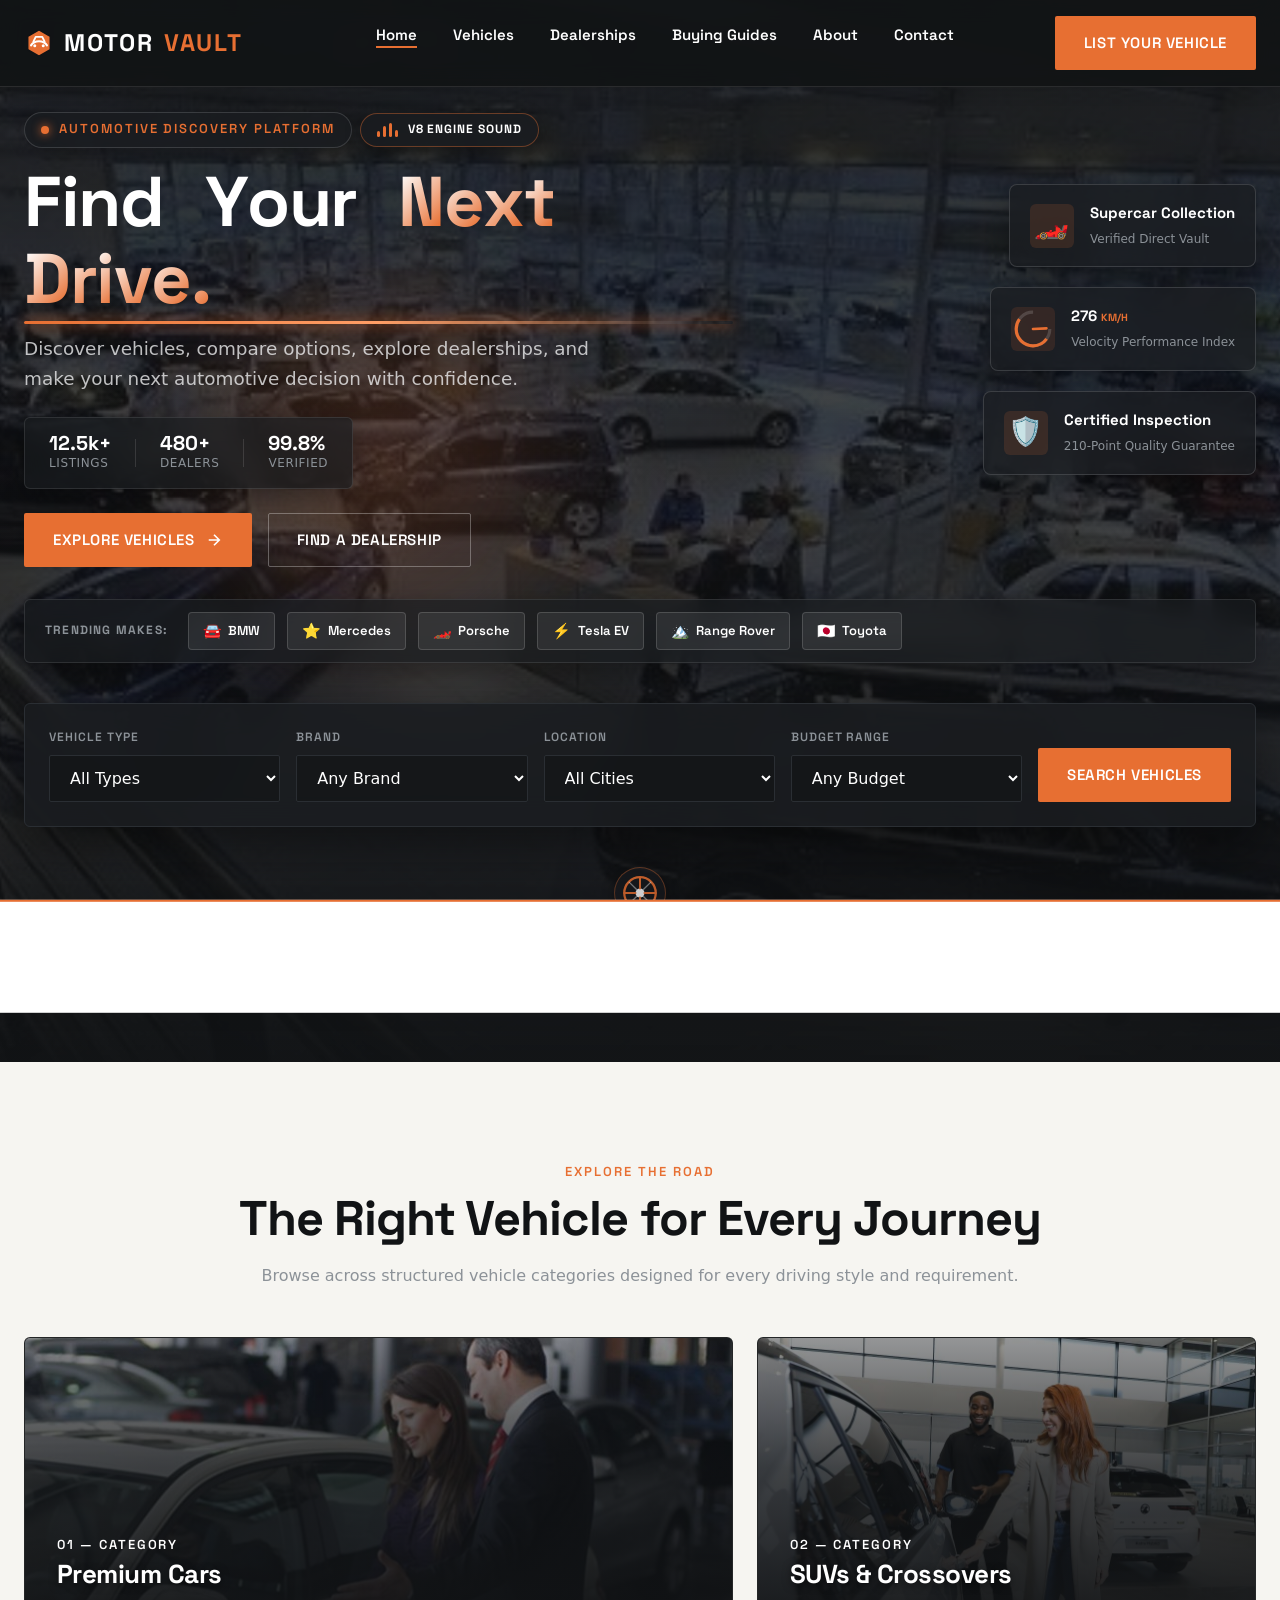
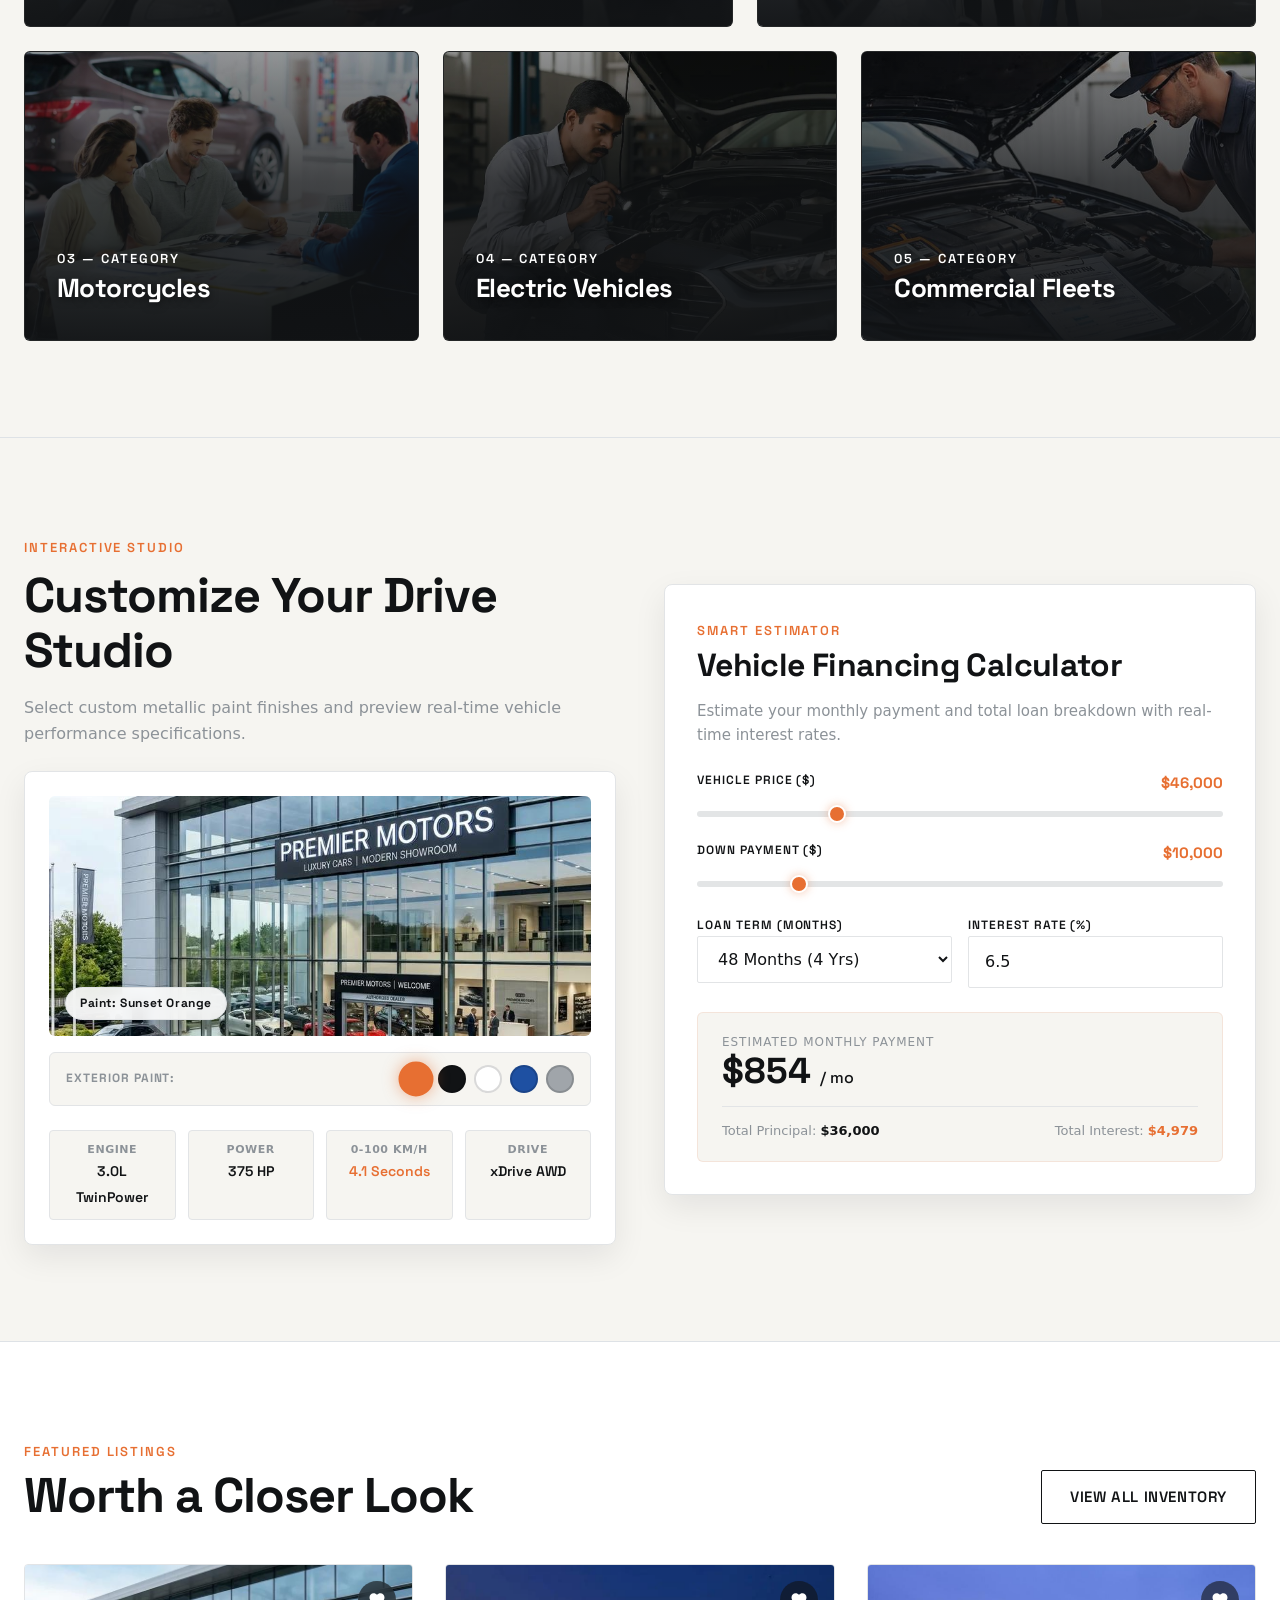
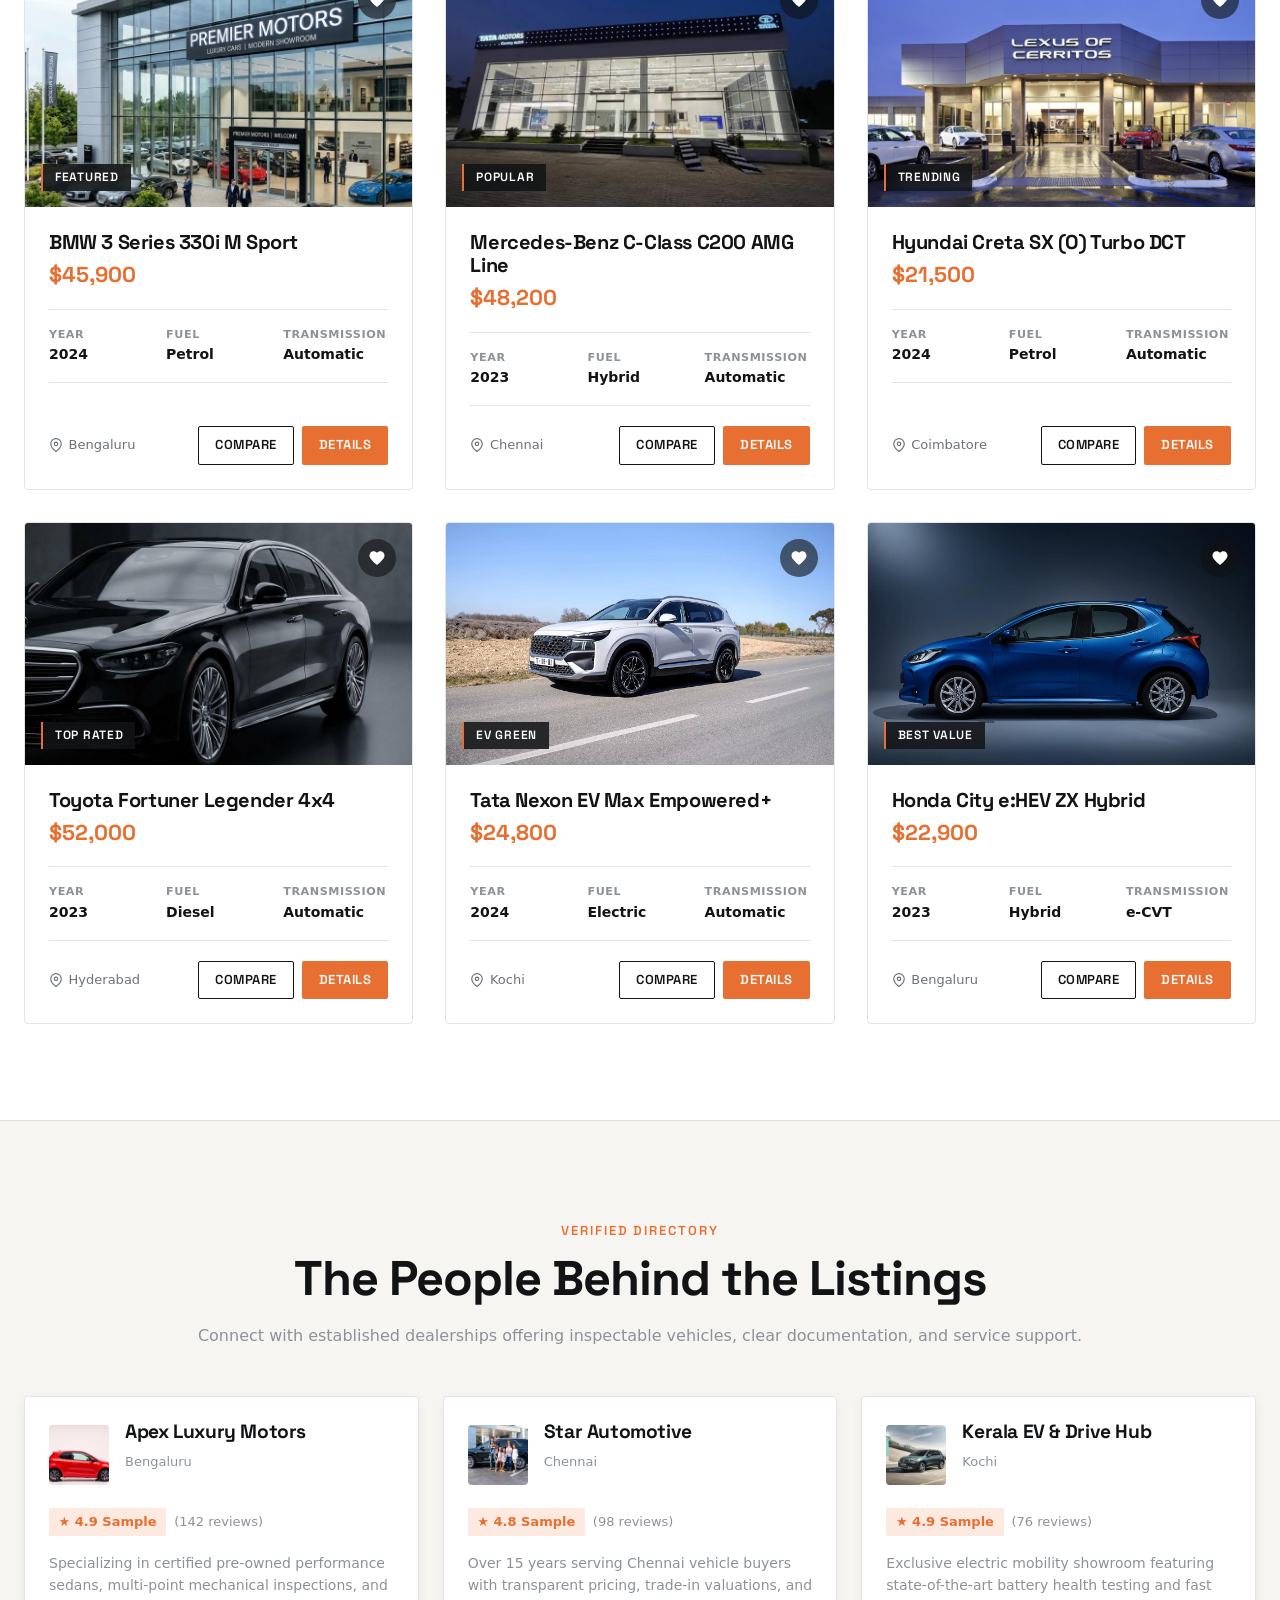
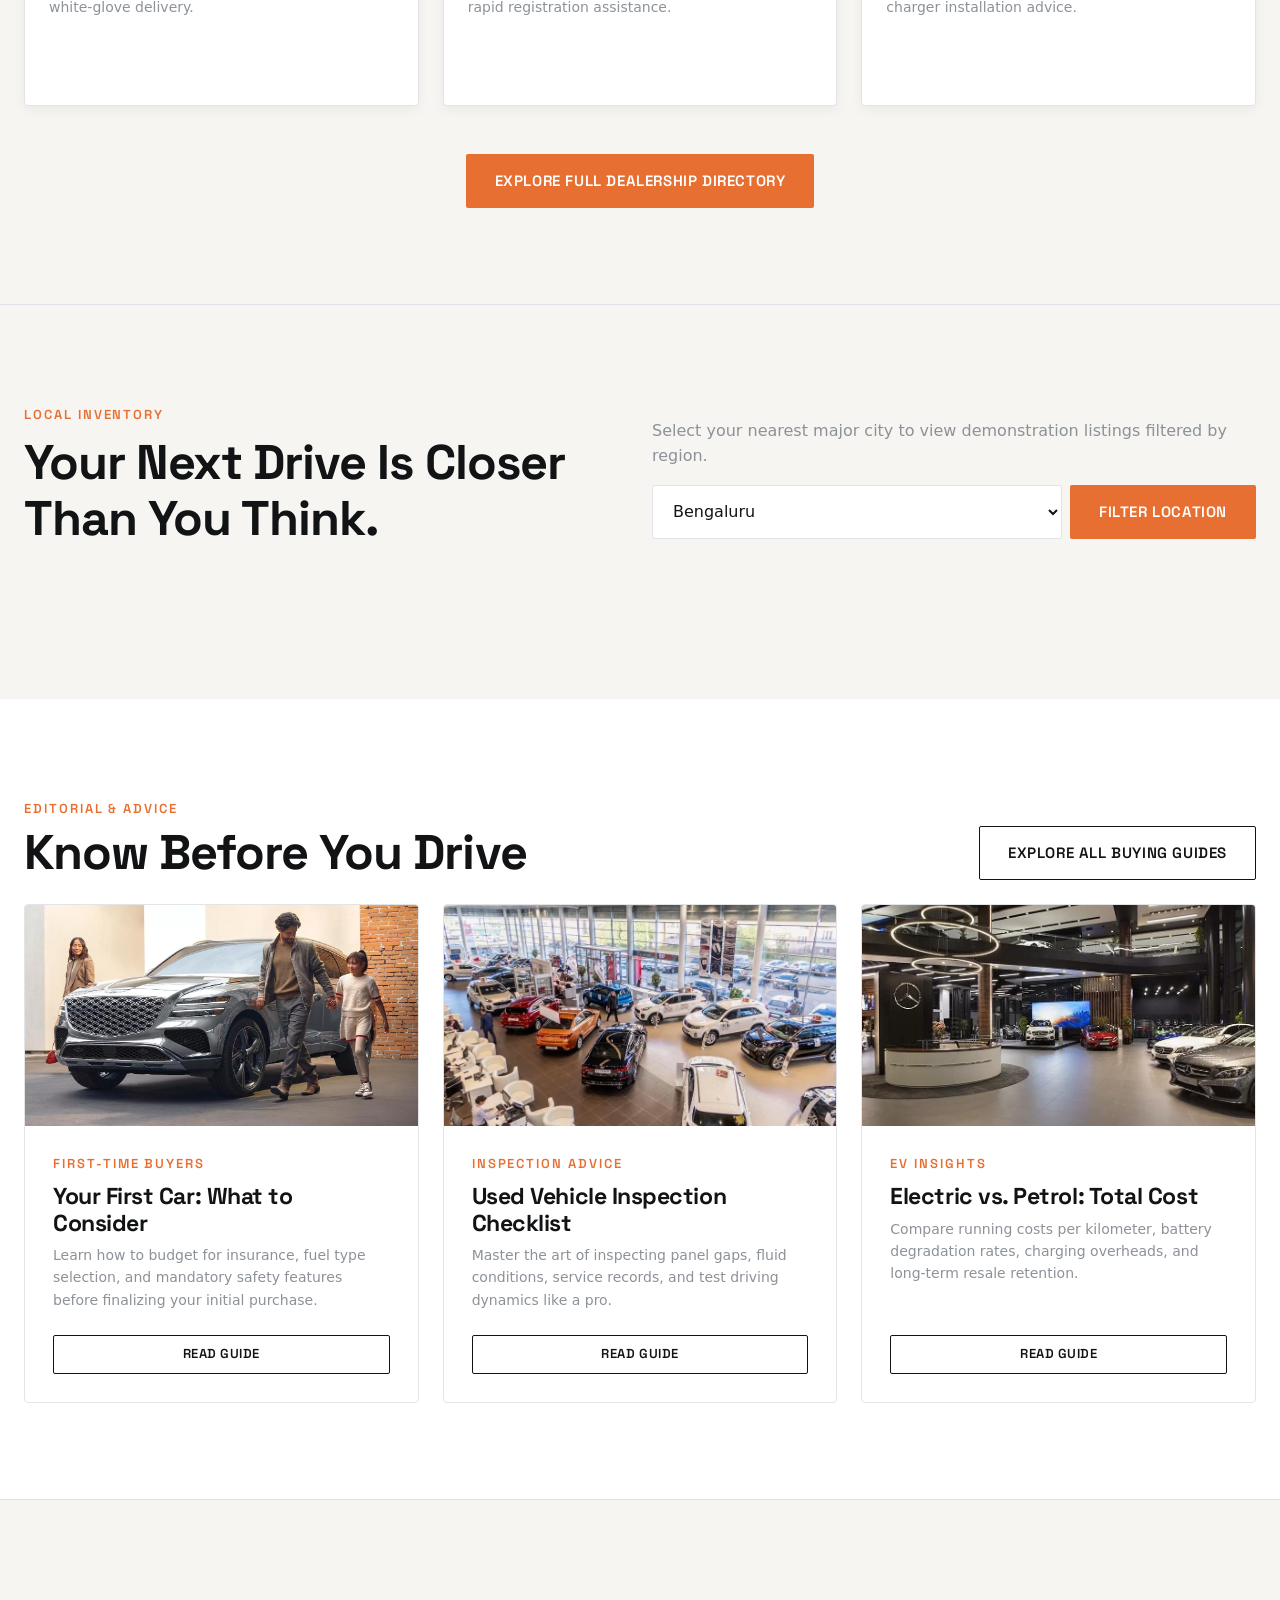
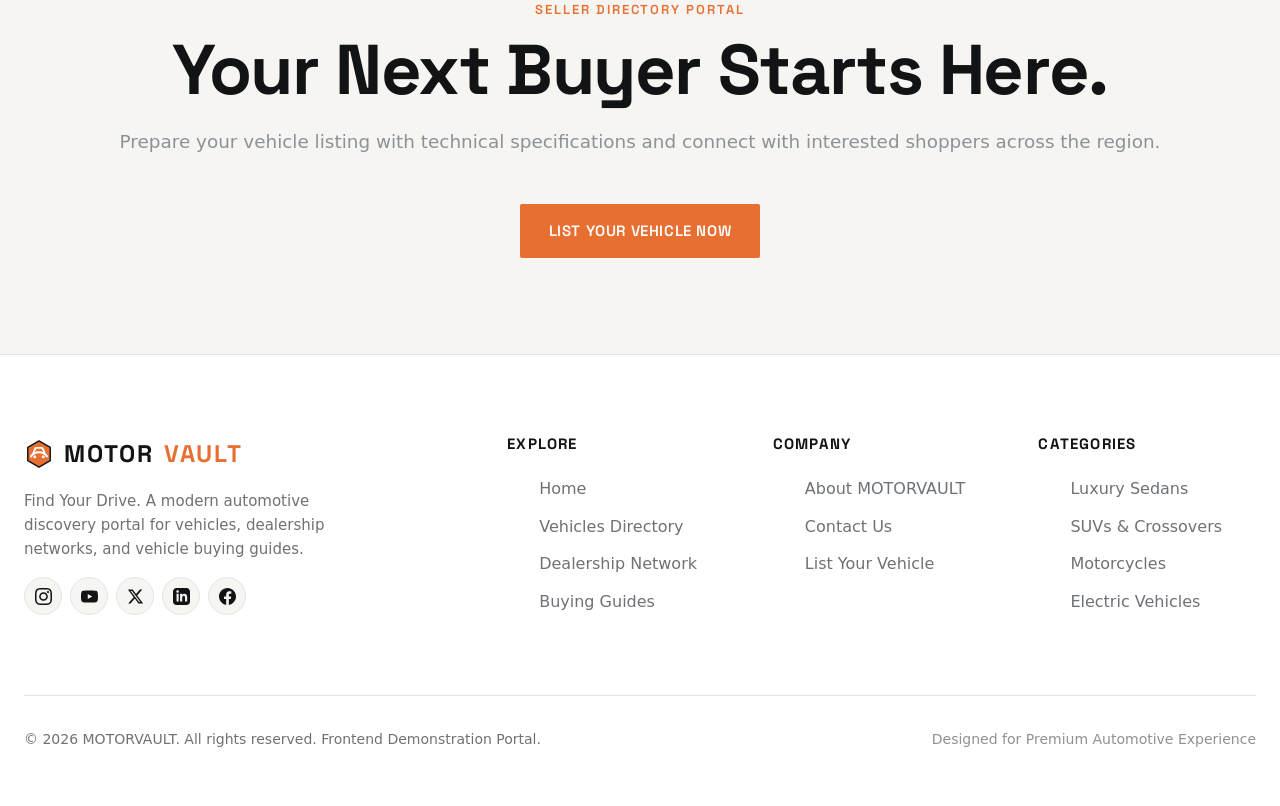
<file: index.html>
<!DOCTYPE html>
<html lang="en">
<head>
  <meta charset="UTF-8">
  <meta name="viewport" content="width=device-width, initial-scale=1.0">
  <title>MOTORVAULT — Find Your Drive | Vehicle Sales & Directory Portal</title>
  <meta name="description" content="Discover premium vehicles, compare listings, explore verified dealerships, and browse automotive buying guides on MOTORVAULT. Find your drive today.">
  <link rel="icon" type="image/svg+xml" href="assets/images/favicon.svg">
  
  <!-- Bootstrap 5 CSS via CDN -->
  <link href="https://cdn.jsdelivr.net/npm/bootstrap@5.3.2/dist/css/bootstrap.min.css" rel="stylesheet">
  
  <!-- Google Fonts via CDN -->
  <link rel="preconnect" href="https://fonts.googleapis.com">
  <link rel="preconnect" href="https://fonts.gstatic.com" crossorigin>
  <link href="https://fonts.googleapis.com/css2?family=Inter:wght@400;500;600;700&family=Space+Grotesk:wght@600;700;800&display=swap" rel="stylesheet">
  
  <!-- Custom Stylesheet -->
  <link rel="stylesheet" href="assets/css/style.css">
</head>
<body class="is-homepage">

  <!-- GLOBAL NAVBAR -->
  <header>
    <nav class="navbar-mv navbar-transparent" aria-label="Main Navigation">
      <div class="container-custom nav-wrapper">
        <a href="index.html" class="brand-logo" aria-label="MOTORVAULT Home">
          <svg class="brand-icon" width="30" height="30" viewBox="0 0 32 32" fill="none" xmlns="http://www.w3.org/2000/svg">
            <path d="M16 2L28 9v14l-12 7L4 23V9l12-7z" fill="#E76F32" stroke="#111315" stroke-width="1.5" stroke-linejoin="round"/>
            <path d="M7.5 18.5C9.2 15.8 12.2 14.2 16 14.2c3.8 0 6.8 1.6 8.5 4.3" stroke="#FFFFFF" stroke-width="2.2" stroke-linecap="round"/>
            <path d="M10 14.5L12.5 9.5h7l2.5 5" stroke="#FFFFFF" stroke-width="2" stroke-linecap="round" stroke-linejoin="round"/>
            <circle cx="11.5" cy="19" r="1.6" fill="#FFFFFF"/>
            <circle cx="20.5" cy="19" r="1.6" fill="#FFFFFF"/>
          </svg>
          MOTOR<span>VAULT</span>
        </a>

        <!-- Desktop Navigation Links -->
        <ul class="nav-links-desktop">
          <li><a href="index.html" class="nav-link-item active">Home</a></li>
          <li><a href="vehicles.html" class="nav-link-item">Vehicles</a></li>
          <li><a href="dealerships.html" class="nav-link-item">Dealerships</a></li>
          <li><a href="buying-guides.html" class="nav-link-item">Buying Guides</a></li>
          <li><a href="about.html" class="nav-link-item">About</a></li>
          <li><a href="contact.html" class="nav-link-item">Contact</a></li>
        </ul>

        <!-- Desktop Actions -->
        <div class="nav-actions-desktop">
          <button class="btn-mv btn-primary-mv open-list-vehicle-modal">List Your Vehicle</button>
        </div>

        <!-- Mobile Hamburger Button (Strictly ONLY logo & hamburger below 992px) -->
        <button class="hamburger-btn" id="hamburgerBtn" aria-label="Toggle navigation menu" aria-expanded="false">
          <span class="hamburger-line"></span>
          <span class="hamburger-line"></span>
          <span class="hamburger-line"></span>
        </button>
      </div>
    </nav>
  </header>

  <!-- FULL-SCREEN MOBILE MENU OVERLAY -->
  <div class="mobile-menu-overlay" id="mobileMenuOverlay" role="dialog" aria-modal="true" aria-label="Mobile Navigation Menu">
    <nav class="mobile-menu-nav">
      <a href="index.html" class="mobile-nav-item active">
        <span class="nav-num">01</span> Home
      </a>
      <a href="vehicles.html" class="mobile-nav-item">
        <span class="nav-num">02</span> Vehicles
      </a>
      <a href="dealerships.html" class="mobile-nav-item">
        <span class="nav-num">03</span> Dealerships
      </a>
      <a href="buying-guides.html" class="mobile-nav-item">
        <span class="nav-num">04</span> Buying Guides
      </a>
      <a href="about.html" class="mobile-nav-item">
        <span class="nav-num">05</span> About
      </a>
      <a href="contact.html" class="mobile-nav-item">
        <span class="nav-num">06</span> Contact
      </a>
      <a href="#" class="mobile-nav-item open-list-vehicle-modal" style="color:var(--racing-orange);">
        <span class="nav-num">07</span> List Your Vehicle
      </a>
    </nav>
  </div>

  <main>
    <!-- SECTION 01 — CINEMATIC AUTOMOTIVE HERO -->
    <section class="hero-section" id="heroSection">
      <img src="assets/images/16.jpg" alt="Cinematic luxury performance car" class="hero-bg" id="heroBgImg">
      <div class="hero-overlay"></div>
      <div class="hero-glow-effect"></div>
      
      <!-- Background Speed Light Trails -->
      <div class="speed-trails-layer" aria-hidden="true">
        <span class="trail trail-1"></span>
        <span class="trail trail-2"></span>
        <span class="trail trail-3"></span>
      </div>
      
      <div class="container-custom hero-content">
        <div class="row align-items-center">
          <div class="col-lg-7">
            <div class="d-flex align-items-center flex-wrap gap-2">
              <div class="hero-badge-wrap reveal">
                <span class="hero-pulse-dot"></span>
                <span class="text-technical">Automotive Discovery Platform</span>
              </div>
              
              <!-- Interactive V8 Engine Sound Simulator Badge -->
              <div class="hero-audio-visualizer reveal" id="engineSoundToggle" title="Click to simulate V8 Engine Rev audio effect">
                <div class="audio-bars">
                  <span class="bar bar-1"></span>
                  <span class="bar bar-2"></span>
                  <span class="bar bar-3"></span>
                  <span class="bar bar-4"></span>
                </div>
                <span class="audio-lbl">V8 ENGINE SOUND</span>
              </div>
            </div>
            
            <h1 class="heading-xl mt-3 mb-3 hero-title-animated" id="heroTitleCascade" aria-label="Find Your Next Drive.">
              <span class="char-word"><span class="char-drop" style="animation-delay: 0.10s;">F</span><span class="char-drop" style="animation-delay: 0.14s;">i</span><span class="char-drop" style="animation-delay: 0.18s;">n</span><span class="char-drop" style="animation-delay: 0.22s;">d</span></span>
              <span class="char-word"><span class="char-drop" style="animation-delay: 0.28s;">Y</span><span class="char-drop" style="animation-delay: 0.32s;">o</span><span class="char-drop" style="animation-delay: 0.36s;">u</span><span class="char-drop" style="animation-delay: 0.40s;">r</span></span>
              <span class="char-word"><span class="char-drop text-gradient-orange" style="animation-delay: 0.48s;">N</span><span class="char-drop text-gradient-orange" style="animation-delay: 0.52s;">e</span><span class="char-drop text-gradient-orange" style="animation-delay: 0.56s;">x</span><span class="char-drop text-gradient-orange" style="animation-delay: 0.60s;">t</span></span>
              <span class="char-word"><span class="char-drop text-gradient-orange" style="animation-delay: 0.68s;">D</span><span class="char-drop text-gradient-orange" style="animation-delay: 0.72s;">r</span><span class="char-drop text-gradient-orange" style="animation-delay: 0.76s;">i</span><span class="char-drop text-gradient-orange" style="animation-delay: 0.80s;">v</span><span class="char-drop text-gradient-orange" style="animation-delay: 0.84s;">e</span><span class="char-drop text-gradient-orange" style="animation-delay: 0.88s;">.</span></span>
            </h1>
            
            <p class="lead text-light opacity-75 mb-4 reveal hero-lead-text" style="max-width: 620px;">
              Discover vehicles, compare options, explore dealerships, and make your next automotive decision with confidence.
            </p>

            <div class="hero-stats-strip reveal">
              <div class="hero-stat-pill">
                <span class="stat-num">12.5k+</span>
                <span class="stat-lbl">Listings</span>
              </div>
              <div class="hero-stat-divider"></div>
              <div class="hero-stat-pill">
                <span class="stat-num">480+</span>
                <span class="stat-lbl">Dealers</span>
              </div>
              <div class="hero-stat-divider"></div>
              <div class="hero-stat-pill">
                <span class="stat-num">99.8%</span>
                <span class="stat-lbl">Verified</span>
              </div>
            </div>
            
            <div class="d-flex flex-wrap gap-3 mt-4 reveal hero-buttons-group">
              <a href="vehicles.html" class="btn-mv btn-primary-mv btn-shine">
                <span>Explore Vehicles</span>
                <svg width="18" height="18" viewBox="0 0 24 24" fill="none" stroke="currentColor" stroke-width="2.2"><path d="M5 12h14M12 5l7 7-7 7"/></svg>
              </a>
              <a href="dealerships.html" class="btn-mv btn-secondary-mv">
                <span>Find a Dealership</span>
              </a>
            </div>
          </div>

          <div class="col-lg-5 hero-cards-col text-end">
            <!-- Floating Premium Hero Cards & HUD Gauge -->
            <div class="hero-floating-card hero-floating-card-1 reveal">
              <div class="floating-icon">🏎️</div>
              <div class="floating-info">
                <strong>Supercar Collection</strong>
                <span>Verified Direct Vault</span>
              </div>
            </div>
            
            <div class="hero-floating-card hero-floating-card-3 reveal" id="speedGaugeCard" title="Live Velocity Gauge">
              <div class="hud-speedometer">
                <svg width="42" height="42" viewBox="0 0 40 40" fill="none">
                  <circle cx="20" cy="20" r="16" stroke="rgba(255,255,255,0.15)" stroke-width="3" stroke-dasharray="75 25"/>
                  <circle cx="20" cy="20" r="16" stroke="var(--racing-orange)" stroke-width="3" stroke-dasharray="50 50" stroke-dashoffset="-10"/>
                  <line x1="20" y1="20" x2="30" y2="12" stroke="var(--racing-orange)" stroke-width="2.5" stroke-linecap="round" id="hudNeedle" style="transform-origin: 20px 20px; transition: transform 0.3s cubic-bezier(0.34, 1.56, 0.64, 1);"/>
                </svg>
              </div>
              <div class="floating-info text-start">
                <strong id="hudSpeedVal">280 <small style="font-size:0.65rem; color:var(--racing-orange);">KM/H</small></strong>
                <span>Velocity Performance Index</span>
              </div>
            </div>

            <div class="hero-floating-card hero-floating-card-2 reveal">
              <div class="floating-icon">🛡️</div>
              <div class="floating-info">
                <strong>Certified Inspection</strong>
                <span>210-Point Quality Guarantee</span>
              </div>
            </div>
          </div>
        </div>

        <!-- Quick Brand Ribbon -->
        <div class="hero-brand-ribbon reveal">
          <span class="ribbon-title">TRENDING MAKES:</span>
          <div class="brand-chips-wrap">
            <a href="vehicles.html" class="brand-chip"><span class="chip-icon">🚘</span> BMW</a>
            <a href="vehicles.html" class="brand-chip"><span class="chip-icon">⭐</span> Mercedes</a>
            <a href="vehicles.html" class="brand-chip"><span class="chip-icon">🏎️</span> Porsche</a>
            <a href="vehicles.html" class="brand-chip"><span class="chip-icon">⚡</span> Tesla EV</a>
            <a href="vehicles.html" class="brand-chip"><span class="chip-icon">🏔️</span> Range Rover</a>
            <a href="vehicles.html" class="brand-chip"><span class="chip-icon">🇯🇵</span> Toyota</a>
          </div>
        </div>

        <!-- Hero Search Panel -->
        <div class="hero-search-panel reveal" id="heroSearchPanel">
          <form onsubmit="event.preventDefault(); window.location.href='vehicles.html';">
            <div class="search-grid">
              <div class="form-group-mv">
                <label class="form-label-mv" for="heroCategory">Vehicle Type</label>
                <select class="form-select-mv" id="heroCategory">
                  <option value="All">All Types</option>
                  <option value="Cars">Cars</option>
                  <option value="SUVs">SUVs & Crossovers</option>
                  <option value="Motorcycles">Motorcycles</option>
                  <option value="Electric Vehicles">Electric Vehicles</option>
                  <option value="Commercial Vehicles">Commercial Vehicles</option>
                </select>
              </div>

              <div class="form-group-mv">
                <label class="form-label-mv" for="heroBrand">Brand</label>
                <select class="form-select-mv" id="heroBrand">
                  <option value="All">Any Brand</option>
                  <option value="BMW">BMW</option>
                  <option value="Mercedes-Benz">Mercedes-Benz</option>
                  <option value="Hyundai">Hyundai</option>
                  <option value="Toyota">Toyota</option>
                  <option value="Tata">Tata</option>
                  <option value="Honda">Honda</option>
                </select>
              </div>

              <div class="form-group-mv">
                <label class="form-label-mv" for="heroLocation">Location</label>
                <select class="form-select-mv" id="heroLocation">
                  <option value="All">All Cities</option>
                  <option value="Bengaluru">Bengaluru</option>
                  <option value="Chennai">Chennai</option>
                  <option value="Coimbatore">Coimbatore</option>
                  <option value="Hyderabad">Hyderabad</option>
                  <option value="Kochi">Kochi</option>
                </select>
              </div>

              <div class="form-group-mv">
                <label class="form-label-mv" for="heroBudget">Budget Range</label>
                <select class="form-select-mv" id="heroBudget">
                  <option value="All">Any Budget</option>
                  <option value="0-25000">Under $25,000</option>
                  <option value="25000-50000">$25,000 - $50,000</option>
                  <option value="50000+">$50,000+</option>
                </select>
              </div>

              <div>
                <button type="submit" class="btn-mv btn-primary-mv btn-shine w-100">Search Vehicles</button>
              </div>
            </div>
          </form>
        </div>

        <!-- INTERACTIVE STEERING WHEEL SCROLL INDICATOR -->
        <div class="hero-scroll-indicator" id="heroScrollIndicator">
          <div class="wheel-icon-wrap" id="wheelIconWrap" title="Scroll down or click to explore">
            <svg class="steering-wheel-svg" width="36" height="36" viewBox="0 0 32 32" fill="none" xmlns="http://www.w3.org/2000/svg">
              <circle cx="16" cy="16" r="14" stroke="var(--racing-orange)" stroke-width="2"/>
              <circle cx="16" cy="16" r="4" fill="var(--pure-white)"/>
              <path d="M16 2v10M16 20v10M2 16h10M20 16h10" stroke="var(--racing-orange)" stroke-width="1.8" stroke-linecap="round"/>
              <path d="M6.1 6.1l7.1 7.1M18.8 18.8l7.1 7.1M25.9 6.1l-7.1 7.1M13.2 18.8l-7.1 7.1" stroke="rgba(255,255,255,0.5)" stroke-width="1.2"/>
            </svg>
          </div>
          <span class="scroll-lbl">SCROLL TO EXPLORE</span>
          <svg class="scroll-arrow-anim" width="16" height="16" viewBox="0 0 24 24" fill="none" stroke="var(--racing-orange)" stroke-width="2.5"><path d="M7 10l5 5 5-5"/></svg>
        </div>
      </div>
    </section>

    <!-- SECTION 02 — DISCOVER BY CATEGORY -->
    <section class="section-padding bg-warm-white">
      <div class="container-custom">
        <div class="text-center max-w-700 mx-auto reveal">
          <span class="text-technical">Explore the Road</span>
          <h2 class="heading-lg mt-2 mb-3">The Right Vehicle for Every Journey</h2>
          <p class="text-muted-custom">Browse across structured vehicle categories designed for every driving style and requirement.</p>
        </div>

        <div class="category-grid">
          <!-- Premium Cars (Large) -->
          <a href="vehicles.html" class="category-card category-card-large reveal">
            <img src="assets/images/17.jpg" alt="Premium Cars" class="category-card-img" loading="lazy">
            <div class="category-card-content">
              <span class="text-technical text-white mb-1 d-block">01 — Category</span>
              <h3 class="category-card-title">Premium Cars</h3>
              <div class="category-card-details">
                <p style="font-size:0.875rem; color:rgba(255,255,255,0.85); margin-top:0.4rem; margin-bottom:0.25rem;">Luxury sedans, sports coupes, and refined daily drivers built for performance.</p>
                <div class="category-card-link">
                  Explore Cars
                  <svg width="16" height="16" fill="none" stroke="currentColor" stroke-width="2" viewBox="0 0 24 24"><path d="M5 12h14M12 5l7 7-7 7"/></svg>
                </div>
              </div>
            </div>
          </a>

          <!-- SUVs & Crossovers (Medium) -->
          <a href="vehicles.html" class="category-card category-card-medium reveal">
            <img src="assets/images/18.jpg" alt="SUVs and Crossovers" class="category-card-img" loading="lazy">
            <div class="category-card-content">
              <span class="text-technical text-white mb-1 d-block">02 — Category</span>
              <h3 class="category-card-title">SUVs & Crossovers</h3>
              <div class="category-card-details">
                <p style="font-size:0.875rem; color:rgba(255,255,255,0.85); margin-top:0.4rem; margin-bottom:0.25rem;">Spacious all-terrain vehicles engineered for comfort and versatility.</p>
                <div class="category-card-link">
                  Explore SUVs
                  <svg width="16" height="16" fill="none" stroke="currentColor" stroke-width="2" viewBox="0 0 24 24"><path d="M5 12h14M12 5l7 7-7 7"/></svg>
                </div>
              </div>
            </div>
          </a>

          <!-- Motorcycles -->
          <a href="vehicles.html" class="category-card category-card-third reveal">
            <img src="assets/images/19.jpg" alt="Motorcycles" class="category-card-img" loading="lazy">
            <div class="category-card-content">
              <span class="text-technical text-white mb-1 d-block">03 — Category</span>
              <h3 class="category-card-title">Motorcycles</h3>
              <div class="category-card-details">
                <p style="font-size:0.875rem; color:rgba(255,255,255,0.85); margin-top:0.4rem; margin-bottom:0.25rem;">High-performance superbikes and cruisers.</p>
                <div class="category-card-link">Explore Bikes <svg width="16" height="16" fill="none" stroke="currentColor" stroke-width="2" viewBox="0 0 24 24"><path d="M5 12h14M12 5l7 7-7 7"/></svg></div>
              </div>
            </div>
          </a>

          <!-- Electric Vehicles -->
          <a href="vehicles.html" class="category-card category-card-third reveal">
            <img src="assets/images/20.jpg" alt="Electric Vehicles" class="category-card-img" loading="lazy">
            <div class="category-card-content">
              <span class="text-technical text-white mb-1 d-block">04 — Category</span>
              <h3 class="category-card-title">Electric Vehicles</h3>
              <div class="category-card-details">
                <p style="font-size:0.875rem; color:rgba(255,255,255,0.85); margin-top:0.4rem; margin-bottom:0.25rem;">Zero-emission electric powertrains and long-range tech.</p>
                <div class="category-card-link">Explore EVs <svg width="16" height="16" fill="none" stroke="currentColor" stroke-width="2" viewBox="0 0 24 24"><path d="M5 12h14M12 5l7 7-7 7"/></svg></div>
              </div>
            </div>
          </a>

          <!-- Commercial Vehicles -->
          <a href="vehicles.html" class="category-card category-card-third reveal">
            <img src="assets/images/21.jpg" alt="Commercial Vehicles" class="category-card-img" loading="lazy">
            <div class="category-card-content">
              <span class="text-technical text-white mb-1 d-block">05 — Category</span>
              <h3 class="category-card-title">Commercial Fleets</h3>
              <div class="category-card-details">
                <p style="font-size:0.875rem; color:rgba(255,255,255,0.85); margin-top:0.4rem; margin-bottom:0.25rem;">Durable haulers, vans, and fleet transport solutions.</p>
                <div class="category-card-link">Explore Commercial <svg width="16" height="16" fill="none" stroke="currentColor" stroke-width="2" viewBox="0 0 24 24"><path d="M5 12h14M12 5l7 7-7 7"/></svg></div>
              </div>
            </div>
          </a>
        </div>
      </div>
    </section>

    <!-- SECTION 02.5 — INTERACTIVE VEHICLE STUDIO & LOAN CALCULATOR -->
    <section class="section-padding bg-warm-white border-top border-bottom">
      <div class="container-custom">
        <div class="row g-5 align-items-center">
          
          <!-- Left Column: Interactive Vehicle Color Customizer Studio -->
          <div class="col-lg-6 reveal">
            <span class="text-technical">Interactive Studio</span>
            <h2 class="heading-lg mt-2 mb-3">Customize Your Drive Studio</h2>
            <p class="text-muted-custom mb-4">Select custom metallic paint finishes and preview real-time vehicle performance specifications.</p>
            
            <div class="studio-card-wrap">
              <div class="studio-img-wrap" id="studioImgWrap">
                <img src="assets/images/1.jpg" alt="Customizer BMW 3 Series" class="studio-car-img" id="studioCarImg">
                <div class="studio-color-overlay" id="studioOverlay"></div>
                <span class="studio-badge-live" id="studioColorBadge">Paint: Sunset Orange</span>
              </div>
              
              <!-- Color Selector Palette Buttons -->
              <div class="studio-color-palette mt-3">
                <span class="palette-lbl">EXTERIOR PAINT:</span>
                <div class="d-flex gap-2">
                  <button class="color-swatch-btn active" data-color="orange" data-name="Sunset Orange" style="background:#E76F32;" title="Sunset Orange"></button>
                  <button class="color-swatch-btn" data-color="black" data-name="Obsidian Metallic Black" style="background:#111315;" title="Obsidian Black"></button>
                  <button class="color-swatch-btn" data-color="white" data-name="Alpine Pure White" style="background:#FFFFFF;" title="Alpine White"></button>
                  <button class="color-swatch-btn" data-color="blue" data-name="San Marino Racing Blue" style="background:#1E50A2;" title="San Marino Blue"></button>
                  <button class="color-swatch-btn" data-color="silver" data-name="Titanium Steptronic Silver" style="background:#A0A5AA;" title="Titanium Silver"></button>
                </div>
              </div>

              <div class="studio-specs-grid mt-4">
                <div class="studio-spec-pill">
                  <span class="spec-label">Engine</span>
                  <strong class="spec-val">3.0L TwinPower</strong>
                </div>
                <div class="studio-spec-pill">
                  <span class="spec-label">Power</span>
                  <strong class="spec-val">375 HP</strong>
                </div>
                <div class="studio-spec-pill">
                  <span class="spec-label">0-100 KM/H</span>
                  <strong class="spec-val" style="color:var(--racing-orange);">4.1 Seconds</strong>
                </div>
                <div class="studio-spec-pill">
                  <span class="spec-label">Drive</span>
                  <strong class="spec-val">xDrive AWD</strong>
                </div>
              </div>
            </div>
          </div>

          <!-- Right Column: Interactive Loan EMI Calculator -->
          <div class="col-lg-6 reveal">
            <div class="calc-card-panel">
              <span class="text-technical">Smart Estimator</span>
              <h3 class="heading-md mt-1 mb-3">Vehicle Financing Calculator</h3>
              <p class="text-muted-custom mb-4" style="font-size:0.9375rem;">Estimate your monthly payment and total loan breakdown with real-time interest rates.</p>

              <form id="emiCalcForm" onsubmit="event.preventDefault();">
                <div class="mb-3">
                  <div class="d-flex justify-content-between mb-1">
                    <label class="form-label-mv mb-0">Vehicle Price ($)</label>
                    <span class="calc-val-display" id="displayPrice">$45,900</span>
                  </div>
                  <input type="range" class="form-range-mv" id="inputPrice" min="10000" max="150000" step="1000" value="45900">
                </div>

                <div class="mb-3">
                  <div class="d-flex justify-content-between mb-1">
                    <label class="form-label-mv mb-0">Down Payment ($)</label>
                    <span class="calc-val-display" id="displayDown">$10,000</span>
                  </div>
                  <input type="range" class="form-range-mv" id="inputDown" min="1000" max="50000" step="500" value="10000">
                </div>

                <div class="row g-3 mb-4">
                  <div class="col-6">
                    <label class="form-label-mv">Loan Term (Months)</label>
                    <select class="form-select-mv" id="inputTerm">
                      <option value="24">24 Months (2 Yrs)</option>
                      <option value="36">36 Months (3 Yrs)</option>
                      <option value="48" selected>48 Months (4 Yrs)</option>
                      <option value="60">60 Months (5 Yrs)</option>
                      <option value="72">72 Months (6 Yrs)</option>
                    </select>
                  </div>
                  <div class="col-6">
                    <label class="form-label-mv">Interest Rate (%)</label>
                    <input type="number" class="form-control-mv" id="inputInterest" value="6.5" step="0.1" min="1" max="20">
                  </div>
                </div>

                <!-- Monthly Output Box -->
                <div class="calc-result-box">
                  <div class="result-main">
                    <span class="result-lbl">Estimated Monthly Payment</span>
                    <strong class="result-amount" id="monthlyResult">$848 <small style="font-size:1rem; font-weight:500;">/ mo</small></strong>
                  </div>
                  <div class="result-breakdown">
                    <div>
                      <span>Total Principal:</span>
                      <strong id="principalResult">$35,900</strong>
                    </div>
                    <div>
                      <span>Total Interest:</span>
                      <strong id="interestResult" style="color:var(--racing-orange);">$4,804</strong>
                    </div>
                  </div>
                </div>
              </form>
            </div>
          </div>

        </div>
      </div>
    </section>

    <!-- SECTION 03 — FEATURED VEHICLES -->
    <section class="section-padding bg-white">
      <div class="container-custom">
        <div class="d-flex flex-wrap justify-content-between align-items-end mb-4 reveal">
          <div>
            <span class="text-technical">Featured Listings</span>
            <h2 class="heading-lg mt-1 mb-0">Worth a Closer Look</h2>
          </div>
          <a href="vehicles.html" class="btn-mv btn-dark-outline mt-3 mt-md-0">View All Inventory</a>
        </div>

        <!-- Container for JS rendered featured vehicles -->
        <div class="vehicle-grid" id="featuredVehiclesContainer"></div>
      </div>
    </section>

    <!-- SECTION 04 — FIND TRUSTED DEALERSHIPS -->
    <section class="section-padding bg-warm-white border-top border-bottom">
      <div class="container-custom">
        <div class="text-center max-w-700 mx-auto reveal mb-5">
          <span class="text-technical">Verified Directory</span>
          <h2 class="heading-lg mt-2 mb-3">The People Behind the Listings</h2>
          <p class="text-muted-custom">Connect with established dealerships offering inspectable vehicles, clear documentation, and service support.</p>
        </div>

        <div class="row g-4 justify-content-center">
          <div class="col-lg-4 col-md-6 reveal">
            <div class="dealer-card h-100">
              <div class="dealer-header">
                <img src="assets/images/10.jpg" alt="Apex Luxury Motors" class="dealer-avatar" loading="lazy">
                <div class="dealer-info">
                  <h3>Apex Luxury Motors</h3>
                  <p style="font-size:0.8125rem; color:var(--steel-gray);">Bengaluru</p>
                </div>
              </div>
              <div style="margin-bottom:1rem; display:flex; align-items:center; gap:0.5rem;">
                <span class="rating-badge">★ 4.9 Sample</span>
                <span style="font-size:0.8125rem; color:var(--steel-gray);">(142 reviews)</span>
              </div>
              <p style="font-size:0.875rem; color:var(--steel-gray); margin-bottom:1.5rem; flex-grow:1;">Specializing in certified pre-owned performance sedans, multi-point mechanical inspections, and white-glove delivery.</p>
              <a href="dealerships.html" class="btn-mv btn-secondary-mv btn-sm">Explore Dealership</a>
            </div>
          </div>

          <div class="col-lg-4 col-md-6 reveal">
            <div class="dealer-card h-100">
              <div class="dealer-header">
                <img src="assets/images/11.jpg" alt="Star Automotive Showroom" class="dealer-avatar" loading="lazy">
                <div class="dealer-info">
                  <h3>Star Automotive</h3>
                  <p style="font-size:0.8125rem; color:var(--steel-gray);">Chennai</p>
                </div>
              </div>
              <div style="margin-bottom:1rem; display:flex; align-items:center; gap:0.5rem;">
                <span class="rating-badge">★ 4.8 Sample</span>
                <span style="font-size:0.8125rem; color:var(--steel-gray);">(98 reviews)</span>
              </div>
              <p style="font-size:0.875rem; color:var(--steel-gray); margin-bottom:1.5rem; flex-grow:1;">Over 15 years serving Chennai vehicle buyers with transparent pricing, trade-in valuations, and rapid registration assistance.</p>
              <a href="dealerships.html" class="btn-mv btn-secondary-mv btn-sm">Explore Dealership</a>
            </div>
          </div>

          <div class="col-lg-4 col-md-6 reveal">
            <div class="dealer-card h-100">
              <div class="dealer-header">
                <img src="assets/images/12.jpg" alt="Kerala EV Hub" class="dealer-avatar" loading="lazy">
                <div class="dealer-info">
                  <h3>Kerala EV & Drive Hub</h3>
                  <p style="font-size:0.8125rem; color:var(--steel-gray);">Kochi</p>
                </div>
              </div>
              <div style="margin-bottom:1rem; display:flex; align-items:center; gap:0.5rem;">
                <span class="rating-badge">★ 4.9 Sample</span>
                <span style="font-size:0.8125rem; color:var(--steel-gray);">(76 reviews)</span>
              </div>
              <p style="font-size:0.875rem; color:var(--steel-gray); margin-bottom:1.5rem; flex-grow:1;">Exclusive electric mobility showroom featuring state-of-the-art battery health testing and fast charger installation advice.</p>
              <a href="dealerships.html" class="btn-mv btn-secondary-mv btn-sm">Explore Dealership</a>
            </div>
          </div>
        </div>

        <div class="text-center mt-5 reveal">
          <a href="dealerships.html" class="btn-mv btn-primary-mv">Explore Full Dealership Directory</a>
        </div>
      </div>
    </section>

    <!-- SECTION 05 — LOCATION-BASED VEHICLE DISCOVERY -->
    <section class="section-padding bg-warm-white">
      <div class="container-custom">
        <div class="row align-items-center mb-5">
          <div class="col-lg-6 reveal">
            <span class="text-technical">Local Inventory</span>
            <h2 class="heading-lg mt-2">Your Next Drive Is Closer Than You Think.</h2>
          </div>
          <div class="col-lg-6 reveal">
            <p class="text-muted-custom">Select your nearest major city to view demonstration listings filtered by region.</p>
            <div class="d-flex gap-2 location-filter-row">
              <select class="form-select-mv" id="locationCitySelect">
                <option value="Bengaluru">Bengaluru</option>
                <option value="Chennai">Chennai</option>
                <option value="Coimbatore">Coimbatore</option>
                <option value="Hyderabad">Hyderabad</option>
                <option value="Kochi">Kochi</option>
              </select>
              <button class="btn-mv btn-primary-mv" id="locationSearchBtn">Filter Location</button>
            </div>
          </div>
        </div>

        <div class="vehicle-grid" id="locationResultsContainer">
          <!-- Localized filtered results populated dynamically -->
        </div>
      </div>
    </section>

    <!-- SECTION 06 — VEHICLE BUYING GUIDES -->
    <section class="section-padding bg-white">
      <div class="container-custom">
        <div class="d-flex flex-wrap justify-content-between align-items-end mb-4 reveal">
          <div>
            <span class="text-technical">Editorial & Advice</span>
            <h2 class="heading-lg mt-1 mb-0">Know Before You Drive</h2>
          </div>
          <a href="buying-guides.html" class="btn-mv btn-dark-outline mt-3 mt-md-0">Explore All Buying Guides</a>
        </div>

        <div class="row g-4 justify-content-center">
          <div class="col-lg-4 col-md-6 reveal">
            <article class="guide-card h-100">
              <img src="assets/images/13.jpg" alt="First Car Guide" class="guide-card-img" loading="lazy">
              <div class="guide-card-body">
                <span class="text-technical mb-2 d-block">First-Time Buyers</span>
                <h3 class="heading-sm mb-2">Your First Car: What to Consider</h3>
                <p style="font-size:0.875rem; color:var(--steel-gray); margin-bottom:1.5rem;">Learn how to budget for insurance, fuel type selection, and mandatory safety features before finalizing your initial purchase.</p>
                <button class="btn-mv btn-dark-outline btn-sm view-guide-btn mt-auto" data-id="g1">Read Guide</button>
              </div>
            </article>
          </div>

          <div class="col-lg-4 col-md-6 reveal">
            <article class="guide-card h-100">
              <img src="assets/images/14.jpg" alt="Inspection Checklist Guide" class="guide-card-img" loading="lazy">
              <div class="guide-card-body">
                <span class="text-technical mb-2 d-block">Inspection Advice</span>
                <h3 class="heading-sm mb-2">Used Vehicle Inspection Checklist</h3>
                <p style="font-size:0.875rem; color:var(--steel-gray); margin-bottom:1.5rem;">Master the art of inspecting panel gaps, fluid conditions, service records, and test driving dynamics like a pro.</p>
                <button class="btn-mv btn-dark-outline btn-sm view-guide-btn mt-auto" data-id="g2">Read Guide</button>
              </div>
            </article>
          </div>

          <div class="col-lg-4 col-md-6 reveal">
            <article class="guide-card h-100">
              <img src="assets/images/15.jpg" alt="Electric vs Petrol Guide" class="guide-card-img" loading="lazy">
              <div class="guide-card-body">
                <span class="text-technical mb-2 d-block">EV Insights</span>
                <h3 class="heading-sm mb-2">Electric vs. Petrol: Total Cost</h3>
                <p style="font-size:0.875rem; color:var(--steel-gray); margin-bottom:1.5rem;">Compare running costs per kilometer, battery degradation rates, charging overheads, and long-term resale retention.</p>
                <button class="btn-mv btn-dark-outline btn-sm view-guide-btn mt-auto" data-id="g3">Read Guide</button>
              </div>
            </article>
          </div>
        </div>
      </div>
    </section>

    <!-- SECTION 07 — LIST YOUR VEHICLE & FINAL CTA -->
    <section class="section-padding bg-warm-white text-center position-relative border-top">
      <div class="container-custom reveal">
        <span class="text-technical">Seller Directory Portal</span>
        <h2 class="heading-xl mt-2 mb-3">Your Next Buyer Starts Here.</h2>
        <p class="lead text-muted-custom max-w-700 mx-auto mb-5">Prepare your vehicle listing with technical specifications and connect with interested shoppers across the region.</p>
        <button class="btn-mv btn-primary-mv btn-lg open-list-vehicle-modal">List Your Vehicle Now</button>
      </div>
    </section>
  </main>

  <!-- SHARED FOOTER -->
  <footer class="footer-mv">
    <div class="container-custom">
      <div class="footer-grid">
        <div class="footer-brand">
          <a href="index.html" class="brand-logo mb-3">
            <svg class="brand-icon" width="30" height="30" viewBox="0 0 32 32" fill="none" xmlns="http://www.w3.org/2000/svg">
              <path d="M16 2L28 9v14l-12 7L4 23V9l12-7z" fill="#E76F32" stroke="#111315" stroke-width="1.5" stroke-linejoin="round"/>
              <path d="M7.5 18.5C9.2 15.8 12.2 14.2 16 14.2c3.8 0 6.8 1.6 8.5 4.3" stroke="#FFFFFF" stroke-width="2.2" stroke-linecap="round"/>
              <path d="M10 14.5L12.5 9.5h7l2.5 5" stroke="#FFFFFF" stroke-width="2" stroke-linecap="round" stroke-linejoin="round"/>
              <circle cx="11.5" cy="19" r="1.6" fill="#FFFFFF"/>
              <circle cx="20.5" cy="19" r="1.6" fill="#FFFFFF"/>
            </svg>
            MOTOR<span>VAULT</span>
          </a>
          <p>Find Your Drive. A modern automotive discovery portal for vehicles, dealership networks, and vehicle buying guides.</p>
          <div class="social-links-wrap mt-3 d-flex align-items-center gap-2">
            <a href="https://instagram.com" target="_blank" rel="noopener" class="social-icon-btn" aria-label="Instagram">
              <svg width="17" height="17" fill="currentColor" viewBox="0 0 24 24"><path d="M12 2.163c3.204 0 3.584.012 4.85.07 3.252.148 4.771 1.691 4.919 4.919.058 1.265.069 1.645.069 4.849 0 3.205-.012 3.584-.069 4.849-.149 3.225-1.664 4.771-4.919 4.919-1.266.058-1.644.07-4.85.07-3.204 0-3.584-.012-4.849-.07-3.26-.149-4.771-1.699-4.919-4.92-.058-1.265-.07-1.644-.07-4.849 0-3.204.013-3.583.07-4.849.149-3.227 1.664-4.771 4.919-4.919 1.266-.057 1.645-.069 4.849-.069zm0-2.163c-3.259 0-3.667.014-4.947.072-4.358.2-6.78 2.618-6.98 6.98-.059 1.281-.073 1.689-.073 4.948 0 3.259.014 3.668.072 4.948.2 4.358 2.618 6.78 6.98 6.98 1.281.058 1.689.072 4.948.072 3.259 0 3.668-.014 4.948-.072 4.354-.2 6.782-2.618 6.979-6.98.059-1.28.073-1.689.073-4.948 0-3.259-.014-3.667-.072-4.947-.196-4.354-2.617-6.78-6.979-6.98-1.281-.059-1.69-.073-4.949-.073zm0 5.838c-3.403 0-6.162 2.759-6.162 6.162s2.759 6.163 6.162 6.163 6.162-2.759 6.162-6.163c0-3.403-2.759-6.162-6.162-6.162zm0 10.162c-2.209 0-4-1.79-4-4 0-2.209 1.791-4 4-4s4 1.791 4 4c0 2.21-1.791 4-4 4zm6.406-11.845c-.796 0-1.441.645-1.441 1.44s.645 1.44 1.441 1.44c.795 0 1.439-.645 1.439-1.44s-.644-1.44-1.439-1.44z"/></svg>
            </a>
            <a href="https://youtube.com" target="_blank" rel="noopener" class="social-icon-btn" aria-label="YouTube">
              <svg width="17" height="17" fill="currentColor" viewBox="0 0 24 24"><path d="M23.498 6.186a3.016 3.016 0 0 0-2.122-2.136C19.505 3.545 12 3.545 12 3.545s-7.505 0-9.377.505A3.017 3.017 0 0 0 .502 6.186C0 8.07 0 12 0 12s0 3.93.502 5.814a3.016 3.016 0 0 0 2.122 2.136c1.871.505 9.376.505 9.376.505s7.505 0 9.377-.505a3.015 3.015 0 0 0 2.122-2.136C24 15.93 24 12 24 12s0-3.93-.502-5.814zM9.545 15.568V8.432L15.818 12l-6.273 3.568z"/></svg>
            </a>
            <a href="https://x.com" target="_blank" rel="noopener" class="social-icon-btn" aria-label="X (Twitter)">
              <svg width="17" height="17" fill="currentColor" viewBox="0 0 24 24"><path d="M18.244 2.25h3.308l-7.227 8.26 8.502 11.24H16.17l-5.214-6.817L4.99 21.75H1.68l7.73-8.835L1.254 2.25H8.08l4.713 6.231zm-1.161 17.52h1.833L7.084 4.126H5.117z"/></svg>
            </a>
            <a href="https://linkedin.com" target="_blank" rel="noopener" class="social-icon-btn" aria-label="LinkedIn">
              <svg width="17" height="17" fill="currentColor" viewBox="0 0 24 24"><path d="M19 0h-14c-2.761 0-5 2.239-5 5v14c0 2.761 2.239 5 5 5h14c2.762 0 5-2.239 5-5v-14c0-2.761-2.238-5-5-5zm-11 19h-3v-11h3v11zm-1.5-12.268c-.966 0-1.75-.79-1.75-1.764s.784-1.764 1.75-1.764 1.75.79 1.75 1.764-.783 1.764-1.75 1.764zm13.5 12.268h-3v-5.604c0-3.368-4-3.113-4 0v5.604h-3v-11h3v1.765c1.396-2.586 7-2.777 7 2.476v6.759z"/></svg>
            </a>
            <a href="https://facebook.com" target="_blank" rel="noopener" class="social-icon-btn" aria-label="Facebook">
              <svg width="17" height="17" fill="currentColor" viewBox="0 0 24 24"><path d="M24 12.073c0-6.627-5.373-12-12-12s-12 5.373-12 12c0 5.99 4.388 10.954 10.125 11.854v-8.385H7.078v-3.47h3.047V9.43c0-3.007 1.792-4.669 4.533-4.669 1.312 0 2.686.235 2.686.235v2.953H15.83c-1.491 0-1.956.925-1.956 1.874v2.25h3.328l-.532 3.47h-2.796v8.385C19.612 23.027 24 18.062 24 12.073z"/></svg>
            </a>
          </div>
        </div>

        <div>
          <h4 class="footer-heading">Explore</h4>
          <ul class="footer-links">
            <li><a href="index.html">Home</a></li>
            <li><a href="vehicles.html">Vehicles Directory</a></li>
            <li><a href="dealerships.html">Dealership Network</a></li>
            <li><a href="buying-guides.html">Buying Guides</a></li>
          </ul>
        </div>

        <div>
          <h4 class="footer-heading">Company</h4>
          <ul class="footer-links">
            <li><a href="about.html">About MOTORVAULT</a></li>
            <li><a href="contact.html">Contact Us</a></li>
            <li><a href="#" class="open-list-vehicle-modal">List Your Vehicle</a></li>
          </ul>
        </div>

        <div>
          <h4 class="footer-heading">Categories</h4>
          <ul class="footer-links">
            <li><a href="vehicles.html">Luxury Sedans</a></li>
            <li><a href="vehicles.html">SUVs & Crossovers</a></li>
            <li><a href="vehicles.html">Motorcycles</a></li>
            <li><a href="vehicles.html">Electric Vehicles</a></li>
          </ul>
        </div>
      </div>

      <div class="footer-bottom">
        <p>© 2026 MOTORVAULT. All rights reserved. Frontend Demonstration Portal.</p>
        <p style="color:var(--steel-gray);">Designed for Premium Automotive Experience</p>
      </div>
    </div>
  </footer>

  <!-- BACK TO TOP BUTTON -->
  <button class="back-to-top" id="backToTopBtn" aria-label="Back to top">
    <svg width="20" height="20" fill="none" stroke="currentColor" stroke-width="2" viewBox="0 0 24 24"><path d="M12 19V5M5 12l7-7 7 7"/></svg>
  </button>

  <!-- COMPARISON DRAWER -->
  <div class="comparison-drawer" id="comparisonDrawer">
    <div class="container-custom">
      <div class="d-flex justify-content-between align-items-center mb-3">
        <h4 style="font-size:1.125rem; margin:0;" class="text-white">Vehicle Comparison Panel</h4>
        <button class="btn-mv btn-secondary-mv btn-sm" id="clearComparisonBtn">Clear All</button>
      </div>
      <div class="comparison-scroll-container">
        <table class="comparison-table">
          <tbody id="comparisonTableBody"></tbody>
        </table>
      </div>
    </div>
  </div>

  <!-- VEHICLE DETAIL MODAL -->
  <div class="modal-mv" id="vehicleModal" role="dialog" aria-modal="true">
    <div class="modal-backdrop-mv"></div>
    <div class="modal-dialog-mv">
      <div class="modal-header-mv">
        <h3 style="font-size:1.25rem; margin:0;">Vehicle Specification Detail</h3>
        <button class="modal-close-btn" aria-label="Close modal">&times;</button>
      </div>
      <div class="modal-body-mv" id="vehicleModalBody"></div>
    </div>
  </div>

  <!-- DEALER PROFILE MODAL -->
  <div class="modal-mv" id="dealerModal" role="dialog" aria-modal="true">
    <div class="modal-backdrop-mv"></div>
    <div class="modal-dialog-mv">
      <div class="modal-header-mv">
        <h3 style="font-size:1.25rem; margin:0;">Dealership Profile</h3>
        <button class="modal-close-btn" aria-label="Close modal">&times;</button>
      </div>
      <div class="modal-body-mv" id="dealerModalBody"></div>
    </div>
  </div>

  <!-- BUYING GUIDE MODAL -->
  <div class="modal-mv" id="guideModal" role="dialog" aria-modal="true">
    <div class="modal-backdrop-mv"></div>
    <div class="modal-dialog-mv">
      <div class="modal-header-mv">
        <h3 style="font-size:1.25rem; margin:0;">Buying Guide Article</h3>
        <button class="modal-close-btn" aria-label="Close modal">&times;</button>
      </div>
      <div class="modal-body-mv" id="guideModalBody"></div>
    </div>
  </div>

  <!-- LISTING SUBMISSION MODAL -->
  <div class="modal-mv" id="submitListingModal" role="dialog" aria-modal="true">
    <div class="modal-backdrop-mv"></div>
    <div class="modal-dialog-mv">
      <div class="modal-header-mv">
        <h3 style="font-size:1.25rem; margin:0;">Submit Vehicle Listing</h3>
        <button class="modal-close-btn" aria-label="Close modal">&times;</button>
      </div>
      <div class="modal-body-mv">
        <p style="font-size:0.875rem; color:var(--steel-gray); margin-bottom:1.5rem;">Enter your vehicle specifications to generate a demonstration directory listing.</p>
        <form id="listingSubmissionForm">
          <div class="row g-3 mb-3">
            <div class="col-md-6">
              <label class="form-label-mv">Make</label>
              <input type="text" class="form-control-mv" placeholder="e.g. BMW, Toyota" required>
            </div>
            <div class="col-md-6">
              <label class="form-label-mv">Model</label>
              <input type="text" class="form-control-mv" placeholder="e.g. 3 Series, Fortuner" required>
            </div>
            <div class="col-md-6">
              <label class="form-label-mv">Model Year</label>
              <input type="number" class="form-control-mv" placeholder="2024" required>
            </div>
            <div class="col-md-6">
              <label class="form-label-mv">Category</label>
              <select class="form-select-mv" required>
                <option value="Cars">Cars</option>
                <option value="SUVs">SUVs & Crossovers</option>
                <option value="Motorcycles">Motorcycles</option>
                <option value="Electric Vehicles">Electric Vehicles</option>
              </select>
            </div>
            <div class="col-md-6">
              <label class="form-label-mv">Asking Price ($)</label>
              <input type="text" class="form-control-mv" placeholder="e.g. $45,000" required>
            </div>
            <div class="col-md-6">
              <label class="form-label-mv">Mileage (km)</label>
              <input type="text" class="form-control-mv" placeholder="e.g. 15,000 km" required>
            </div>
            <div class="col-md-6">
              <label class="form-label-mv">Fuel Type</label>
              <select class="form-select-mv" required>
                <option value="Petrol">Petrol</option>
                <option value="Diesel">Diesel</option>
                <option value="Hybrid">Hybrid</option>
                <option value="Electric">Electric</option>
              </select>
            </div>
            <div class="col-md-6">
              <label class="form-label-mv">City</label>
              <input type="text" class="form-control-mv" placeholder="e.g. Bengaluru" required>
            </div>
            <div class="col-md-6">
              <label class="form-label-mv">Contact Name</label>
              <input type="text" class="form-control-mv" required>
            </div>
            <div class="col-md-6">
              <label class="form-label-mv">Contact Email</label>
              <input type="email" class="form-control-mv" required>
            </div>
            <div class="col-12">
              <label class="form-label-mv">Vehicle Description</label>
              <textarea class="form-control-mv" rows="3" placeholder="Highlight key specs, condition, and service history..."></textarea>
            </div>
          </div>
          <button type="submit" class="btn-mv btn-primary-mv w-100">Submit Listing Demonstration</button>
        </form>
      </div>
    </div>
  </div>

  <!-- Master JavaScript -->
  <script src="assets/js/main.js"></script>
</body>
</html>
</file>
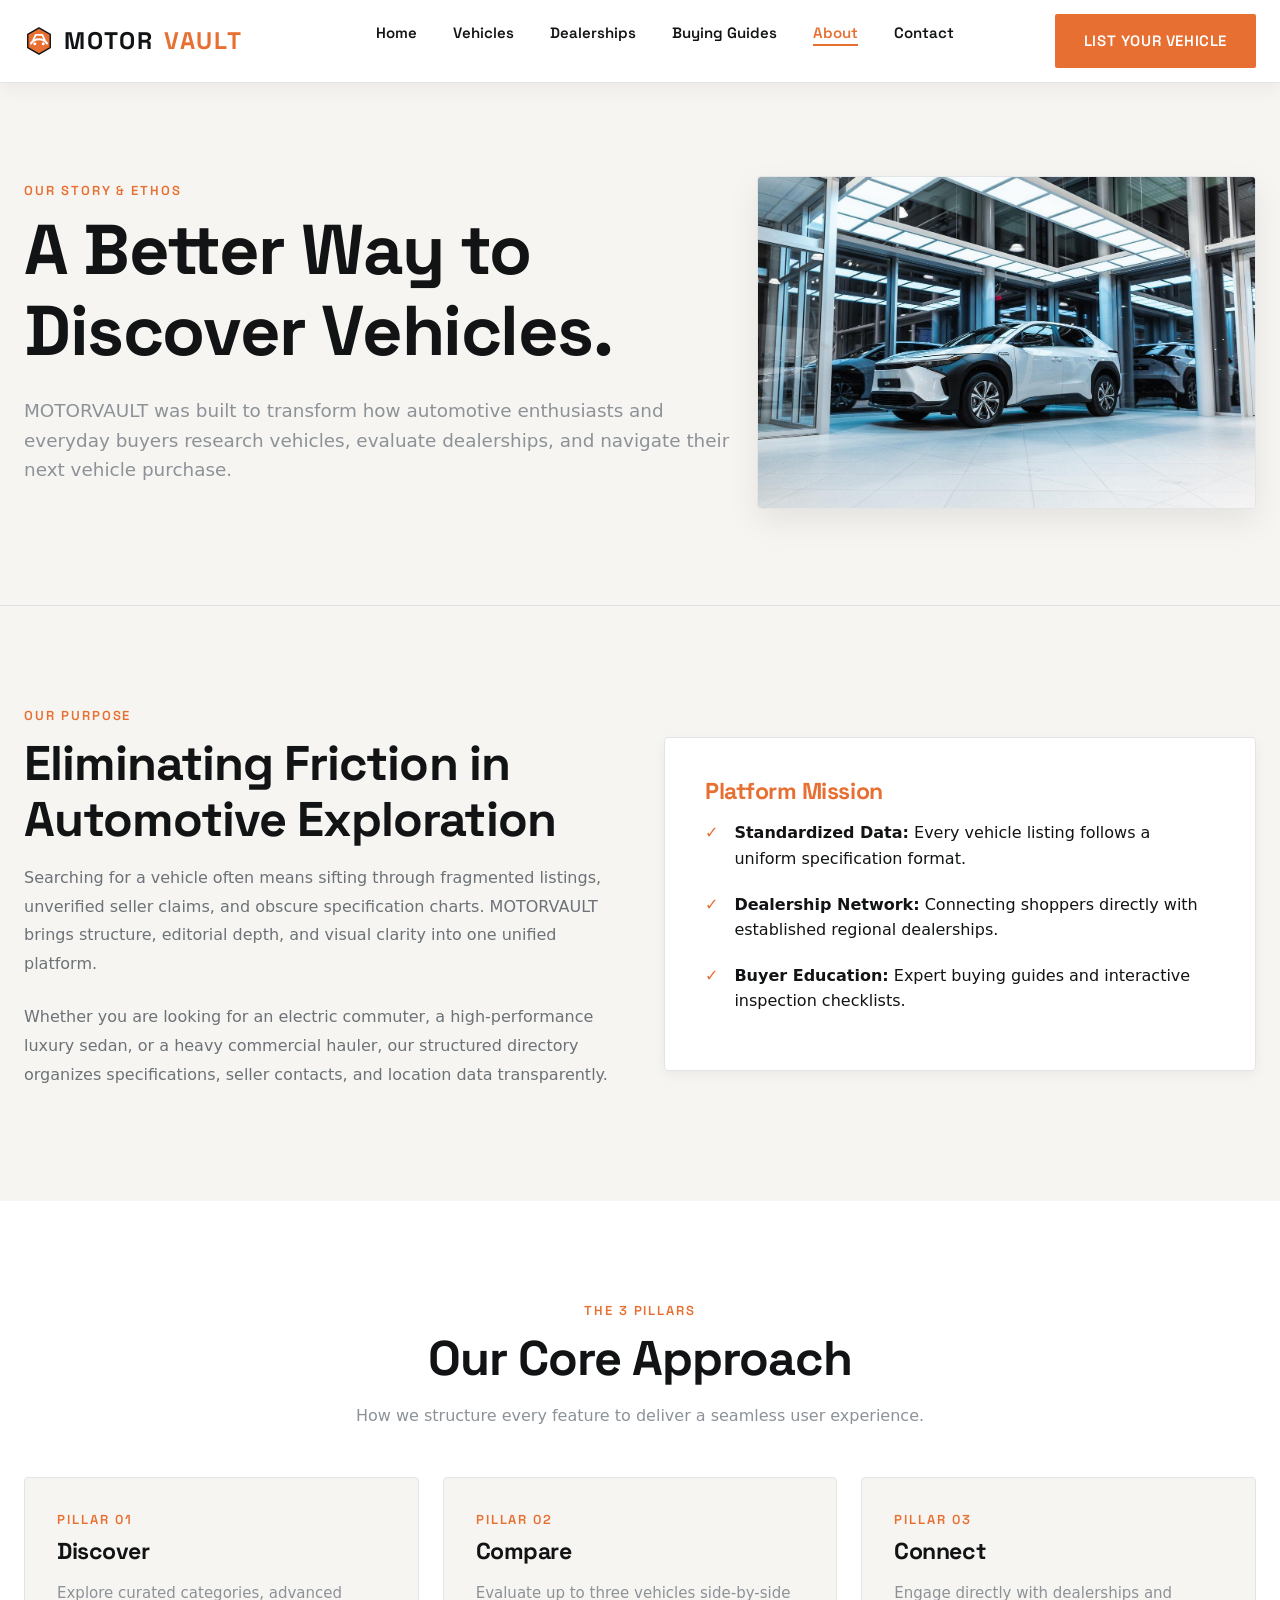
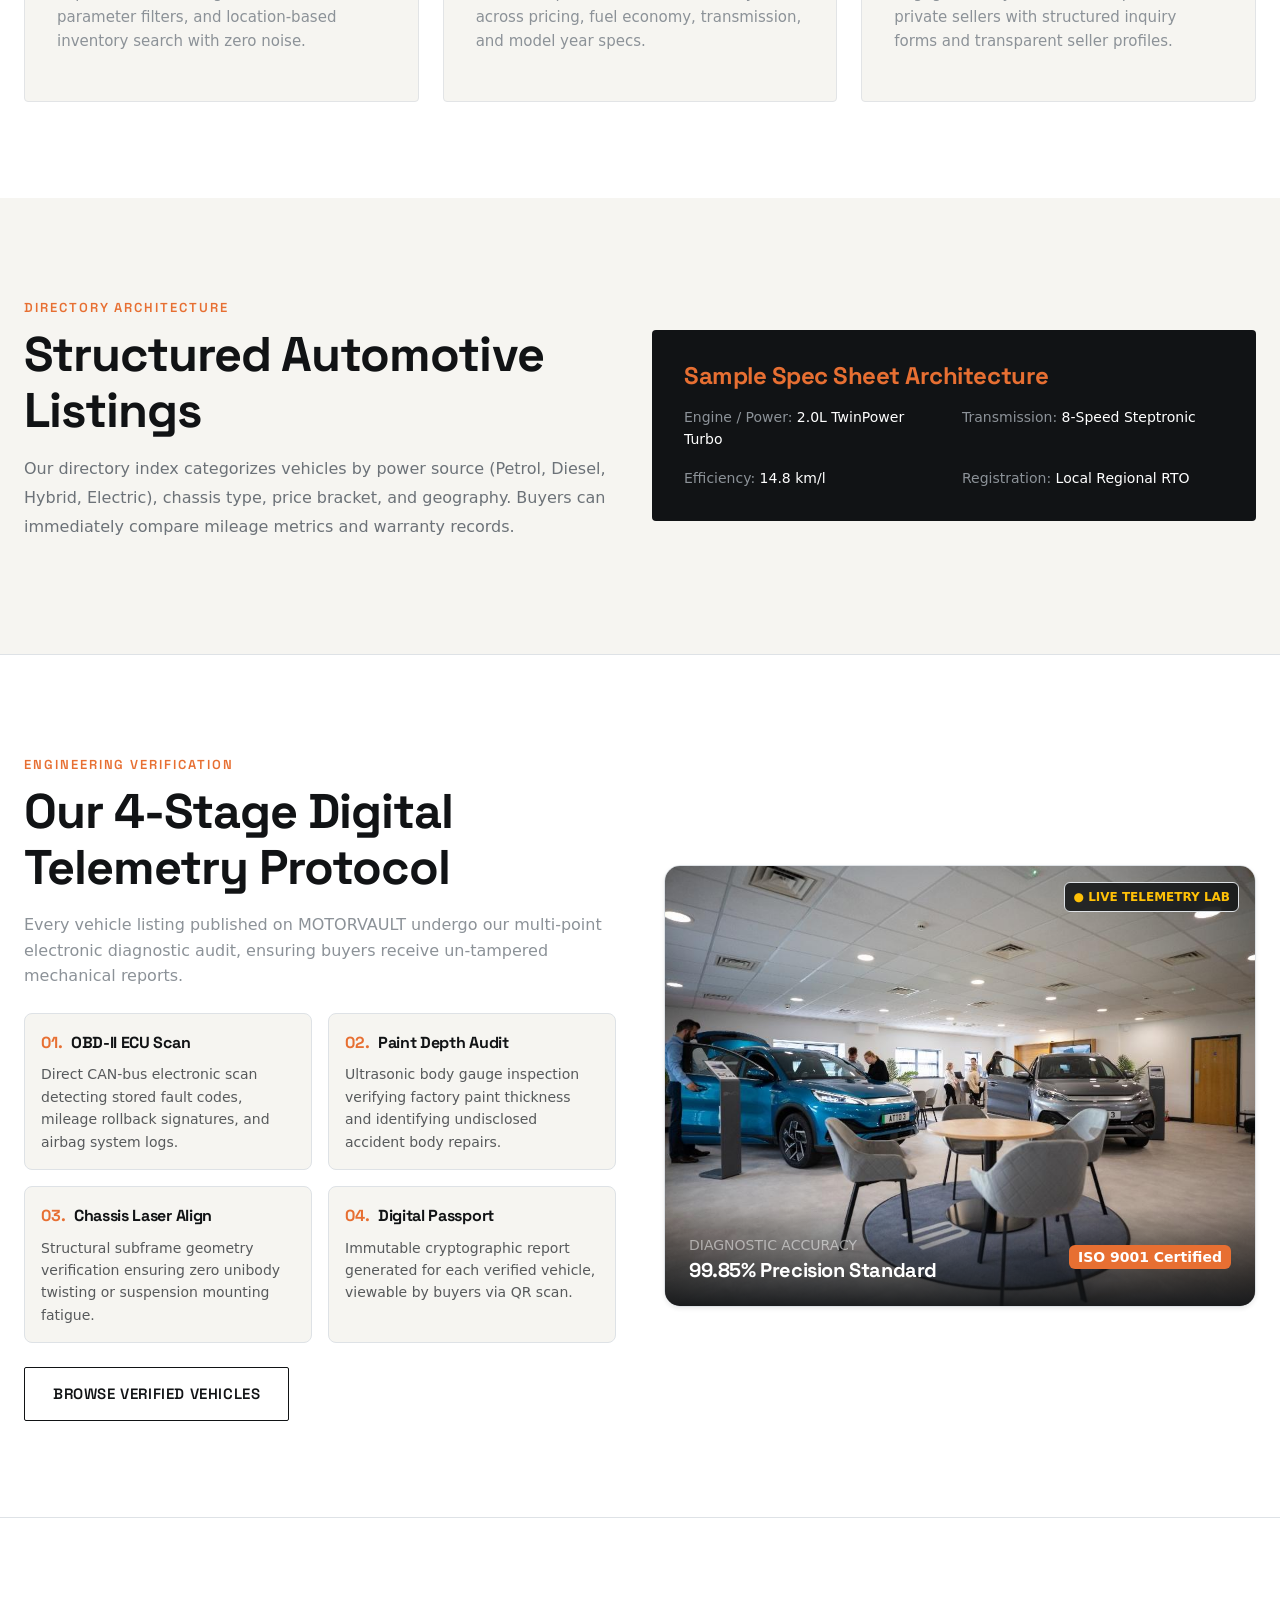
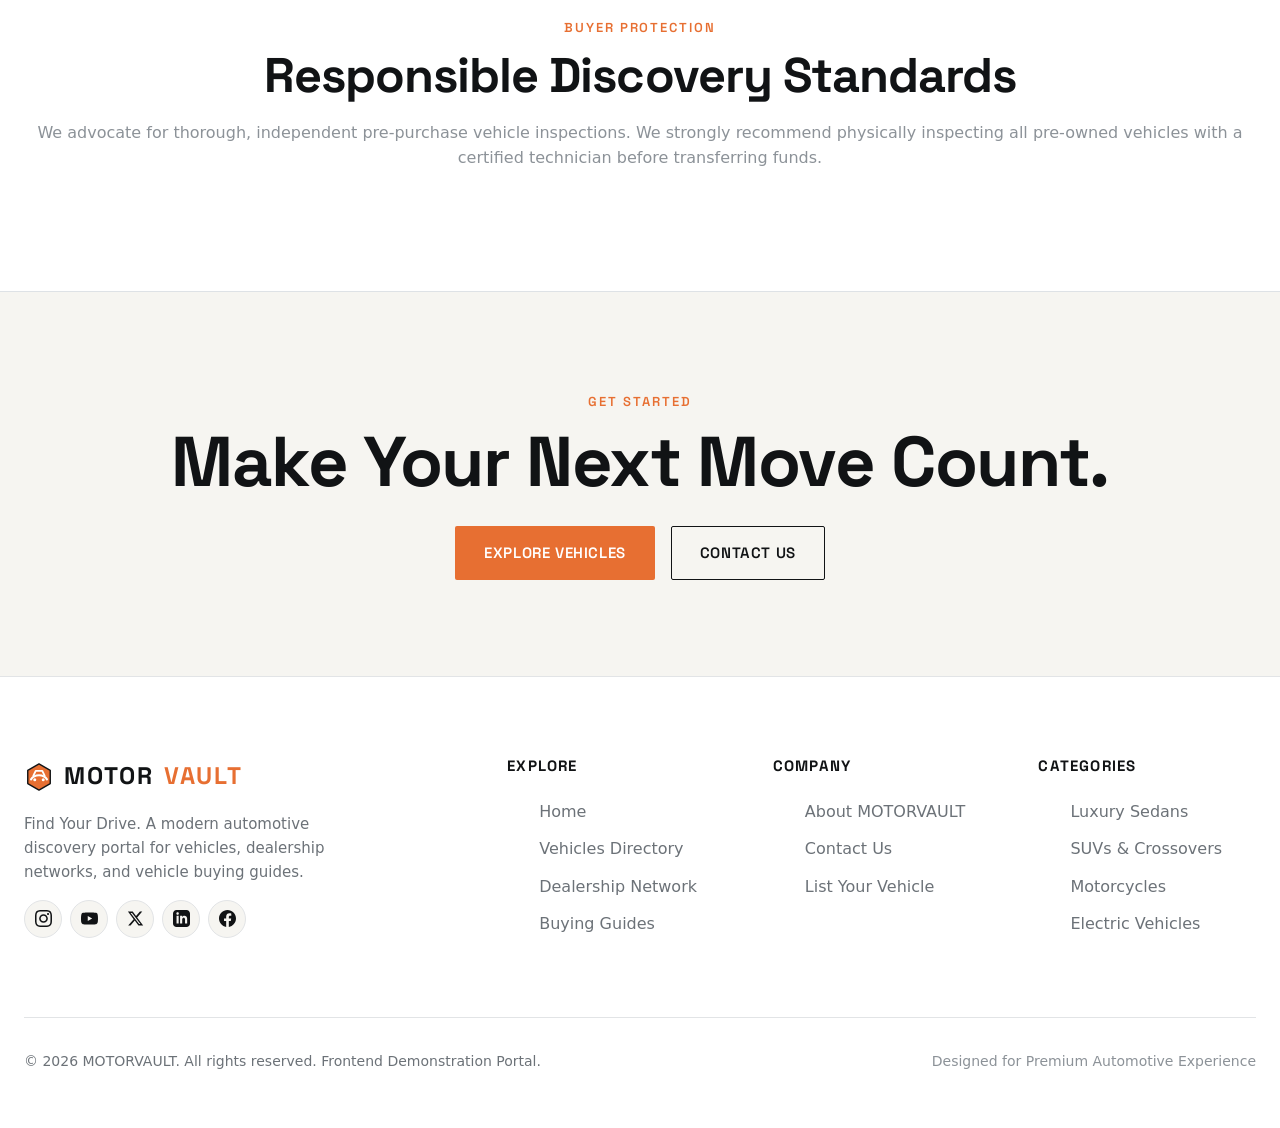
<file: about.html>
<!DOCTYPE html>
<html lang="en">
<head>
  <meta charset="UTF-8">
  <meta name="viewport" content="width=device-width, initial-scale=1.0">
  <title>About Us — MOTORVAULT Vehicle Discovery Portal</title>
  <meta name="description" content="Learn about MOTORVAULT's mission to redefine vehicle discovery, connect buyers with reputable dealerships, and promote transparent automotive research.">
  <link rel="icon" type="image/svg+xml" href="assets/images/favicon.svg">
  
  <link href="https://cdn.jsdelivr.net/npm/bootstrap@5.3.2/dist/css/bootstrap.min.css" rel="stylesheet">
  <link rel="preconnect" href="https://fonts.googleapis.com">
  <link rel="preconnect" href="https://fonts.gstatic.com" crossorigin>
  <link href="https://fonts.googleapis.com/css2?family=Inter:wght@400;500;600;700&family=Space+Grotesk:wght@600;700;800&display=swap" rel="stylesheet">
  <link rel="stylesheet" href="assets/css/style.css">
</head>
<body>

  <!-- GLOBAL NAVBAR -->
  <header>
    <nav class="navbar-mv navbar-solid" aria-label="Main Navigation">
      <div class="container-custom nav-wrapper">
        <a href="index.html" class="brand-logo" aria-label="MOTORVAULT Home">
          <svg class="brand-icon" width="30" height="30" viewBox="0 0 32 32" fill="none" xmlns="http://www.w3.org/2000/svg">
            <path d="M16 2L28 9v14l-12 7L4 23V9l12-7z" fill="#E76F32" stroke="#111315" stroke-width="1.5" stroke-linejoin="round"/>
            <path d="M7.5 18.5C9.2 15.8 12.2 14.2 16 14.2c3.8 0 6.8 1.6 8.5 4.3" stroke="#FFFFFF" stroke-width="2.2" stroke-linecap="round"/>
            <path d="M10 14.5L12.5 9.5h7l2.5 5" stroke="#FFFFFF" stroke-width="2" stroke-linecap="round" stroke-linejoin="round"/>
            <circle cx="11.5" cy="19" r="1.6" fill="#FFFFFF"/>
            <circle cx="20.5" cy="19" r="1.6" fill="#FFFFFF"/>
          </svg>
          MOTOR<span>VAULT</span>
        </a>

        <ul class="nav-links-desktop">
          <li><a href="index.html" class="nav-link-item">Home</a></li>
          <li><a href="vehicles.html" class="nav-link-item">Vehicles</a></li>
          <li><a href="dealerships.html" class="nav-link-item">Dealerships</a></li>
          <li><a href="buying-guides.html" class="nav-link-item">Buying Guides</a></li>
          <li><a href="about.html" class="nav-link-item active">About</a></li>
          <li><a href="contact.html" class="nav-link-item">Contact</a></li>
        </ul>

        <div class="nav-actions-desktop">
          <button class="btn-mv btn-primary-mv open-list-vehicle-modal">List Your Vehicle</button>
        </div>

        <button class="hamburger-btn" id="hamburgerBtn" aria-label="Toggle navigation menu" aria-expanded="false">
          <span class="hamburger-line"></span>
          <span class="hamburger-line"></span>
          <span class="hamburger-line"></span>
        </button>
      </div>
    </nav>
  </header>

  <!-- MOBILE MENU OVERLAY -->
  <div class="mobile-menu-overlay" id="mobileMenuOverlay" role="dialog" aria-modal="true" aria-label="Mobile Navigation Menu">
    <nav class="mobile-menu-nav">
      <a href="index.html" class="mobile-nav-item"><span class="nav-num">01</span> Home</a>
      <a href="vehicles.html" class="mobile-nav-item"><span class="nav-num">02</span> Vehicles</a>
      <a href="dealerships.html" class="mobile-nav-item"><span class="nav-num">03</span> Dealerships</a>
      <a href="buying-guides.html" class="mobile-nav-item"><span class="nav-num">04</span> Buying Guides</a>
      <a href="about.html" class="mobile-nav-item active"><span class="nav-num">05</span> About</a>
      <a href="contact.html" class="mobile-nav-item"><span class="nav-num">06</span> Contact</a>
      <a href="#" class="mobile-nav-item open-list-vehicle-modal" style="color:var(--racing-orange);"><span class="nav-num">07</span> List Your Vehicle</a>
    </nav>
  </div>

  <main style="padding-top: 5rem;">

    <!-- SECTION 01 — EDITORIAL HERO -->
    <section class="section-padding bg-warm-white border-bottom position-relative">
      <div class="container-custom">
        <div class="row align-items-center">
          <div class="col-lg-7 reveal">
            <span class="text-technical">Our Story & Ethos</span>
            <h1 class="heading-xl mt-2 mb-4">A Better Way to Discover Vehicles.</h1>
            <p class="lead text-muted-custom mb-4">
              MOTORVAULT was built to transform how automotive enthusiasts and everyday buyers research vehicles, evaluate dealerships, and navigate their next vehicle purchase.
            </p>
          </div>
          <div class="col-lg-5 reveal">
            <img src="assets/images/23.jpg" alt="Automotive design engineering" style="border-radius:4px; border:1px solid var(--border-light); box-shadow:var(--shadow-md); width:100%;" loading="lazy">
          </div>
        </div>
      </div>
    </section>

    <!-- SECTION 02 — OUR PURPOSE -->
    <section class="section-padding bg-warm-white">
      <div class="container-custom">
        <div class="row g-5 align-items-center">
          <div class="col-lg-6 reveal">
            <span class="text-technical">Our Purpose</span>
            <h2 class="heading-lg mt-2 mb-3">Eliminating Friction in Automotive Exploration</h2>
            <p style="color:var(--text-muted); line-height:1.8;" class="mb-4">
              Searching for a vehicle often means sifting through fragmented listings, unverified seller claims, and obscure specification charts. MOTORVAULT brings structure, editorial depth, and visual clarity into one unified platform.
            </p>
            <p style="color:var(--text-muted); line-height:1.8;">
              Whether you are looking for an electric commuter, a high-performance luxury sedan, or a heavy commercial hauler, our structured directory organizes specifications, seller contacts, and location data transparently.
            </p>
          </div>
          <div class="col-lg-6 reveal">
            <div style="background:var(--pure-white); padding:2.5rem; border:1px solid var(--border-light); border-radius:4px; box-shadow:var(--shadow-sm);">
              <h3 class="heading-sm mb-3" style="color:var(--racing-orange);">Platform Mission</h3>
              <ul style="list-style:none; padding:0; display:flex; flex-direction:column; gap:1.25rem;">
                <li style="display:flex; gap:1rem;">
                  <span style="color:var(--racing-orange); font-weight:700;">✓</span>
                  <div><strong>Standardized Data:</strong> Every vehicle listing follows a uniform specification format.</div>
                </li>
                <li style="display:flex; gap:1rem;">
                  <span style="color:var(--racing-orange); font-weight:700;">✓</span>
                  <div><strong>Dealership Network:</strong> Connecting shoppers directly with established regional dealerships.</div>
                </li>
                <li style="display:flex; gap:1rem;">
                  <span style="color:var(--racing-orange); font-weight:700;">✓</span>
                  <div><strong>Buyer Education:</strong> Expert buying guides and interactive inspection checklists.</div>
                </li>
              </ul>
            </div>
          </div>
        </div>
      </div>
    </section>

    <!-- SECTION 03 — OUR APPROACH -->
    <section class="section-padding bg-white">
      <div class="container-custom">
        <div class="text-center max-w-700 mx-auto reveal mb-5">
          <span class="text-technical">The 3 Pillars</span>
          <h2 class="heading-lg mt-2 mb-3">Our Core Approach</h2>
          <p class="text-muted-custom">How we structure every feature to deliver a seamless user experience.</p>
        </div>

        <div class="row g-4">
          <div class="col-md-4 reveal">
            <div style="background:var(--warm-white); padding:2rem; border-radius:4px; border:1px solid var(--border-light);" class="h-100">
              <span class="text-technical mb-2 d-block">Pillar 01</span>
              <h3 class="heading-sm mb-3">Discover</h3>
              <p style="font-size:0.9375rem; color:var(--steel-gray);">Explore curated categories, advanced parameter filters, and location-based inventory search with zero noise.</p>
            </div>
          </div>
          <div class="col-md-4 reveal">
            <div style="background:var(--warm-white); padding:2rem; border-radius:4px; border:1px solid var(--border-light);" class="h-100">
              <span class="text-technical mb-2 d-block">Pillar 02</span>
              <h3 class="heading-sm mb-3">Compare</h3>
              <p style="font-size:0.9375rem; color:var(--steel-gray);">Evaluate up to three vehicles side-by-side across pricing, fuel economy, transmission, and model year specs.</p>
            </div>
          </div>
          <div class="col-md-4 reveal">
            <div style="background:var(--warm-white); padding:2rem; border-radius:4px; border:1px solid var(--border-light);" class="h-100">
              <span class="text-technical mb-2 d-block">Pillar 03</span>
              <h3 class="heading-sm mb-3">Connect</h3>
              <p style="font-size:0.9375rem; color:var(--steel-gray);">Engage directly with dealerships and private sellers with structured inquiry forms and transparent seller profiles.</p>
            </div>
          </div>
        </div>
      </div>
    </section>

    <!-- SECTION 04 — THE VEHICLE DIRECTORY -->
    <section class="section-padding bg-warm-white">
      <div class="container-custom">
        <div class="row align-items-center">
          <div class="col-lg-6 reveal mb-4 mb-lg-0">
            <span class="text-technical">Directory Architecture</span>
            <h2 class="heading-lg mt-2 mb-3">Structured Automotive Listings</h2>
            <p style="color:var(--text-muted); line-height:1.8;">
              Our directory index categorizes vehicles by power source (Petrol, Diesel, Hybrid, Electric), chassis type, price bracket, and geography. Buyers can immediately compare mileage metrics and warranty records.
            </p>
          </div>
          <div class="col-lg-6 reveal">
            <div style="background:var(--obsidian); color:var(--pure-white); padding:2rem; border-radius:4px;">
              <h4 style="color:var(--racing-orange); font-family:var(--font-heading);" class="mb-3">Sample Spec Sheet Architecture</h4>
              <div style="display:grid; grid-template-columns:1fr 1fr; gap:1rem; font-size:0.875rem;">
                <div><span style="color:var(--steel-gray);">Engine / Power:</span> 2.0L TwinPower Turbo</div>
                <div><span style="color:var(--steel-gray);">Transmission:</span> 8-Speed Steptronic</div>
                <div><span style="color:var(--steel-gray);">Efficiency:</span> 14.8 km/l</div>
                <div><span style="color:var(--steel-gray);">Registration:</span> Local Regional RTO</div>
              </div>
            </div>
          </div>
        </div>
      </div>
    </section>

    <!-- SECTION 04.5 — UNIQUE TELEMETRY & DIGITAL PASSPORT INFRASTRUCTURE -->
    <section class="section-padding bg-white overflow-hidden border-top border-bottom">
      <div class="container-custom">
        <div class="row align-items-center g-5 flex-row-reverse">
          <div class="col-lg-6 reveal">
            <div class="position-relative rounded-4 overflow-hidden border shadow-sm">
              <img src="assets/images/24.jpg" alt="MOTORVAULT Automotive Telemetry Lab" class="w-100 object-fit-cover" style="height: 440px; display:block;">
              <div class="position-absolute top-0 end-0 m-3 badge bg-dark text-white p-2 border" style="backdrop-filter:blur(8px); background:rgba(17,19,21,0.85)!important;">
                <span class="text-warning fw-bold">● LIVE TELEMETRY LAB</span>
              </div>
              <div class="position-absolute bottom-0 start-0 end-0 p-4" style="background: linear-gradient(180deg, transparent 0%, rgba(17, 19, 21, 0.92) 100%);">
                <div class="d-flex align-items-center justify-content-between text-white">
                  <div>
                    <span class="small text-white-50 text-uppercase">Diagnostic Accuracy</span>
                    <h4 class="h5 mb-0 fw-bold">99.85% Precision Standard</h4>
                  </div>
                  <span class="badge" style="background:var(--racing-orange); font-size:0.875rem;">ISO 9001 Certified</span>
                </div>
              </div>
            </div>
          </div>

          <div class="col-lg-6 reveal">
            <span class="text-technical">Engineering Verification</span>
            <h2 class="heading-lg mt-2 mb-3">Our 4-Stage Digital Telemetry Protocol</h2>
            <p class="text-muted-custom mb-4">Every vehicle listing published on MOTORVAULT undergo our multi-point electronic diagnostic audit, ensuring buyers receive un-tampered mechanical reports.</p>

            <div class="row g-3 mb-4">
              <div class="col-sm-6">
                <div class="p-3 rounded-3 border bg-warm-white h-100">
                  <div class="d-flex align-items-center gap-2 mb-2">
                    <span style="color:var(--racing-orange); font-weight:800; font-family:var(--font-heading);">01.</span>
                    <h4 class="h6 mb-0 fw-bold" style="color:var(--obsidian);">OBD-II ECU Scan</h4>
                  </div>
                  <p class="small text-muted mb-0">Direct CAN-bus electronic scan detecting stored fault codes, mileage rollback signatures, and airbag system logs.</p>
                </div>
              </div>

              <div class="col-sm-6">
                <div class="p-3 rounded-3 border bg-warm-white h-100">
                  <div class="d-flex align-items-center gap-2 mb-2">
                    <span style="color:var(--racing-orange); font-weight:800; font-family:var(--font-heading);">02.</span>
                    <h4 class="h6 mb-0 fw-bold" style="color:var(--obsidian);">Paint Depth Audit</h4>
                  </div>
                  <p class="small text-muted mb-0">Ultrasonic body gauge inspection verifying factory paint thickness and identifying undisclosed accident body repairs.</p>
                </div>
              </div>

              <div class="col-sm-6">
                <div class="p-3 rounded-3 border bg-warm-white h-100">
                  <div class="d-flex align-items-center gap-2 mb-2">
                    <span style="color:var(--racing-orange); font-weight:800; font-family:var(--font-heading);">03.</span>
                    <h4 class="h6 mb-0 fw-bold" style="color:var(--obsidian);">Chassis Laser Align</h4>
                  </div>
                  <p class="small text-muted mb-0">Structural subframe geometry verification ensuring zero unibody twisting or suspension mounting fatigue.</p>
                </div>
              </div>

              <div class="col-sm-6">
                <div class="p-3 rounded-3 border bg-warm-white h-100">
                  <div class="d-flex align-items-center gap-2 mb-2">
                    <span style="color:var(--racing-orange); font-weight:800; font-family:var(--font-heading);">04.</span>
                    <h4 class="h6 mb-0 fw-bold" style="color:var(--obsidian);">Digital Passport</h4>
                  </div>
                  <p class="small text-muted mb-0">Immutable cryptographic report generated for each verified vehicle, viewable by buyers via QR scan.</p>
                </div>
              </div>
            </div>

            <a href="vehicles.html" class="btn-mv btn-dark-outline">Browse Verified Vehicles</a>
          </div>
        </div>
      </div>
    </section>

    <!-- SECTION 05 — RESPONSIBLE DISCOVERY -->
    <section class="section-padding bg-white">
      <div class="container-custom">
        <div class="text-center max-w-700 mx-auto reveal mb-4">
          <span class="text-technical">Buyer Protection</span>
          <h2 class="heading-lg mt-2 mb-3">Responsible Discovery Standards</h2>
          <p class="text-muted-custom">We advocate for thorough, independent pre-purchase vehicle inspections. We strongly recommend physically inspecting all pre-owned vehicles with a certified technician before transferring funds.</p>
        </div>
      </div>
    </section>

    <!-- SECTION 06 — CLOSING CTA -->
    <section class="section-padding bg-warm-white text-center border-top">
      <div class="container-custom reveal">
        <span class="text-technical">Get Started</span>
        <h2 class="heading-xl mt-2 mb-4">Make Your Next Move Count.</h2>
        <div class="d-flex justify-content-center gap-3">
          <a href="vehicles.html" class="btn-mv btn-primary-mv">Explore Vehicles</a>
          <a href="contact.html" class="btn-mv btn-dark-outline">Contact Us</a>
        </div>
      </div>
    </section>

  </main>

  <!-- SHARED FOOTER -->
  <footer class="footer-mv">
    <div class="container-custom">
      <div class="footer-grid">
        <div class="footer-brand">
          <a href="index.html" class="brand-logo mb-3">
            <svg class="brand-icon" width="30" height="30" viewBox="0 0 32 32" fill="none" xmlns="http://www.w3.org/2000/svg">
              <path d="M16 2L28 9v14l-12 7L4 23V9l12-7z" fill="#E76F32" stroke="#111315" stroke-width="1.5" stroke-linejoin="round"/>
              <path d="M7.5 18.5C9.2 15.8 12.2 14.2 16 14.2c3.8 0 6.8 1.6 8.5 4.3" stroke="#FFFFFF" stroke-width="2.2" stroke-linecap="round"/>
              <path d="M10 14.5L12.5 9.5h7l2.5 5" stroke="#FFFFFF" stroke-width="2" stroke-linecap="round" stroke-linejoin="round"/>
              <circle cx="11.5" cy="19" r="1.6" fill="#FFFFFF"/>
              <circle cx="20.5" cy="19" r="1.6" fill="#FFFFFF"/>
            </svg>
            MOTOR<span>VAULT</span>
          </a>
          <p>Find Your Drive. A modern automotive discovery portal for vehicles, dealership networks, and vehicle buying guides.</p>
          <div class="social-links-wrap mt-3 d-flex align-items-center gap-2">
            <a href="https://instagram.com" target="_blank" rel="noopener" class="social-icon-btn" aria-label="Instagram">
              <svg width="17" height="17" fill="currentColor" viewBox="0 0 24 24"><path d="M12 2.163c3.204 0 3.584.012 4.85.07 3.252.148 4.771 1.691 4.919 4.919.058 1.265.069 1.645.069 4.849 0 3.205-.012 3.584-.069 4.849-.149 3.225-1.664 4.771-4.919 4.919-1.266.058-1.644.07-4.85.07-3.204 0-3.584-.012-4.849-.07-3.26-.149-4.771-1.699-4.919-4.92-.058-1.265-.07-1.644-.07-4.849 0-3.204.013-3.583.07-4.849.149-3.227 1.664-4.771 4.919-4.919 1.266-.057 1.645-.069 4.849-.069zm0-2.163c-3.259 0-3.667.014-4.947.072-4.358.2-6.78 2.618-6.98 6.98-.059 1.281-.073 1.689-.073 4.948 0 3.259.014 3.668.072 4.948.2 4.358 2.618 6.78 6.98 6.98 1.281.058 1.689.072 4.948.072 3.259 0 3.668-.014 4.948-.072 4.354-.2 6.782-2.618 6.979-6.98.059-1.28.073-1.689.073-4.948 0-3.259-.014-3.667-.072-4.947-.196-4.354-2.617-6.78-6.979-6.98-1.281-.059-1.69-.073-4.949-.073zm0 5.838c-3.403 0-6.162 2.759-6.162 6.162s2.759 6.163 6.162 6.163 6.162-2.759 6.162-6.163c0-3.403-2.759-6.162-6.162-6.162zm0 10.162c-2.209 0-4-1.79-4-4 0-2.209 1.791-4 4-4s4 1.791 4 4c0 2.21-1.791 4-4 4zm6.406-11.845c-.796 0-1.441.645-1.441 1.44s.645 1.44 1.441 1.44c.795 0 1.439-.645 1.439-1.44s-.644-1.44-1.439-1.44z"/></svg>
            </a>
            <a href="https://youtube.com" target="_blank" rel="noopener" class="social-icon-btn" aria-label="YouTube">
              <svg width="17" height="17" fill="currentColor" viewBox="0 0 24 24"><path d="M23.498 6.186a3.016 3.016 0 0 0-2.122-2.136C19.505 3.545 12 3.545 12 3.545s-7.505 0-9.377.505A3.017 3.017 0 0 0 .502 6.186C0 8.07 0 12 0 12s0 3.93.502 5.814a3.016 3.016 0 0 0 2.122 2.136c1.871.505 9.376.505 9.376.505s7.505 0 9.377-.505a3.015 3.015 0 0 0 2.122-2.136C24 15.93 24 12 24 12s0-3.93-.502-5.814zM9.545 15.568V8.432L15.818 12l-6.273 3.568z"/></svg>
            </a>
            <a href="https://x.com" target="_blank" rel="noopener" class="social-icon-btn" aria-label="X (Twitter)">
              <svg width="17" height="17" fill="currentColor" viewBox="0 0 24 24"><path d="M18.244 2.25h3.308l-7.227 8.26 8.502 11.24H16.17l-5.214-6.817L4.99 21.75H1.68l7.73-8.835L1.254 2.25H8.08l4.713 6.231zm-1.161 17.52h1.833L7.084 4.126H5.117z"/></svg>
            </a>
            <a href="https://linkedin.com" target="_blank" rel="noopener" class="social-icon-btn" aria-label="LinkedIn">
              <svg width="17" height="17" fill="currentColor" viewBox="0 0 24 24"><path d="M19 0h-14c-2.761 0-5 2.239-5 5v14c0 2.761 2.239 5 5 5h14c2.762 0 5-2.239 5-5v-14c0-2.761-2.238-5-5-5zm-11 19h-3v-11h3v11zm-1.5-12.268c-.966 0-1.75-.79-1.75-1.764s.784-1.764 1.75-1.764 1.75.79 1.75 1.764-.783 1.764-1.75 1.764zm13.5 12.268h-3v-5.604c0-3.368-4-3.113-4 0v5.604h-3v-11h3v1.765c1.396-2.586 7-2.777 7 2.476v6.759z"/></svg>
            </a>
            <a href="https://facebook.com" target="_blank" rel="noopener" class="social-icon-btn" aria-label="Facebook">
              <svg width="17" height="17" fill="currentColor" viewBox="0 0 24 24"><path d="M24 12.073c0-6.627-5.373-12-12-12s-12 5.373-12 12c0 5.99 4.388 10.954 10.125 11.854v-8.385H7.078v-3.47h3.047V9.43c0-3.007 1.792-4.669 4.533-4.669 1.312 0 2.686.235 2.686.235v2.953H15.83c-1.491 0-1.956.925-1.956 1.874v2.25h3.328l-.532 3.47h-2.796v8.385C19.612 23.027 24 18.062 24 12.073z"/></svg>
            </a>
          </div>
        </div>
        <div>
          <h4 class="footer-heading">Explore</h4>
          <ul class="footer-links">
            <li><a href="index.html">Home</a></li>
            <li><a href="vehicles.html">Vehicles Directory</a></li>
            <li><a href="dealerships.html">Dealership Network</a></li>
            <li><a href="buying-guides.html">Buying Guides</a></li>
          </ul>
        </div>
        <div>
          <h4 class="footer-heading">Company</h4>
          <ul class="footer-links">
            <li><a href="about.html">About MOTORVAULT</a></li>
            <li><a href="contact.html">Contact Us</a></li>
            <li><a href="#" class="open-list-vehicle-modal">List Your Vehicle</a></li>
          </ul>
        </div>
        <div>
          <h4 class="footer-heading">Categories</h4>
          <ul class="footer-links">
            <li><a href="vehicles.html">Luxury Sedans</a></li>
            <li><a href="vehicles.html">SUVs & Crossovers</a></li>
            <li><a href="vehicles.html">Motorcycles</a></li>
            <li><a href="vehicles.html">Electric Vehicles</a></li>
          </ul>
        </div>
      </div>
      <div class="footer-bottom">
        <p>© 2026 MOTORVAULT. All rights reserved. Frontend Demonstration Portal.</p>
        <p style="color:var(--steel-gray);">Designed for Premium Automotive Experience</p>
      </div>
    </div>
  </footer>

  <button class="back-to-top" id="backToTopBtn" aria-label="Back to top">
    <svg width="20" height="20" fill="none" stroke="currentColor" stroke-width="2" viewBox="0 0 24 24"><path d="M12 19V5M5 12l7-7 7 7"/></svg>
  </button>

  <script src="assets/js/main.js"></script>
</body>
</html>
</file>
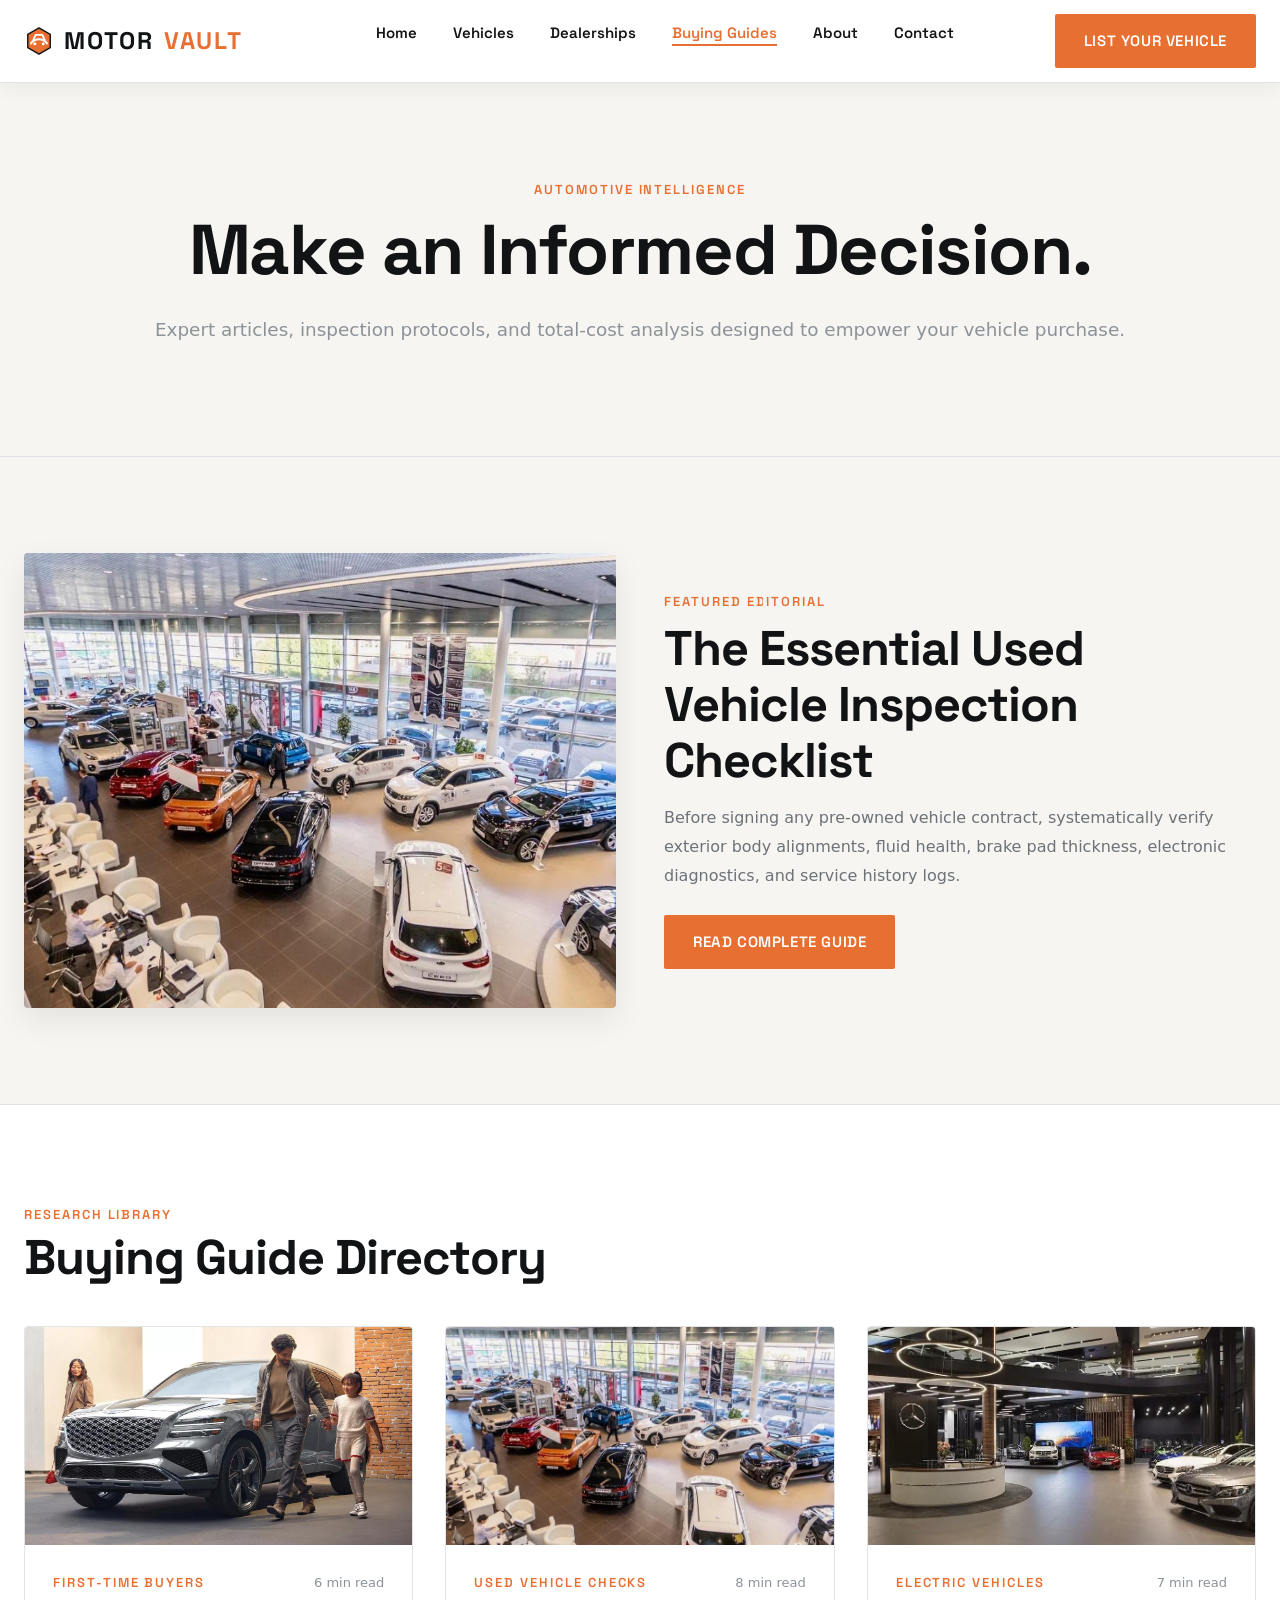
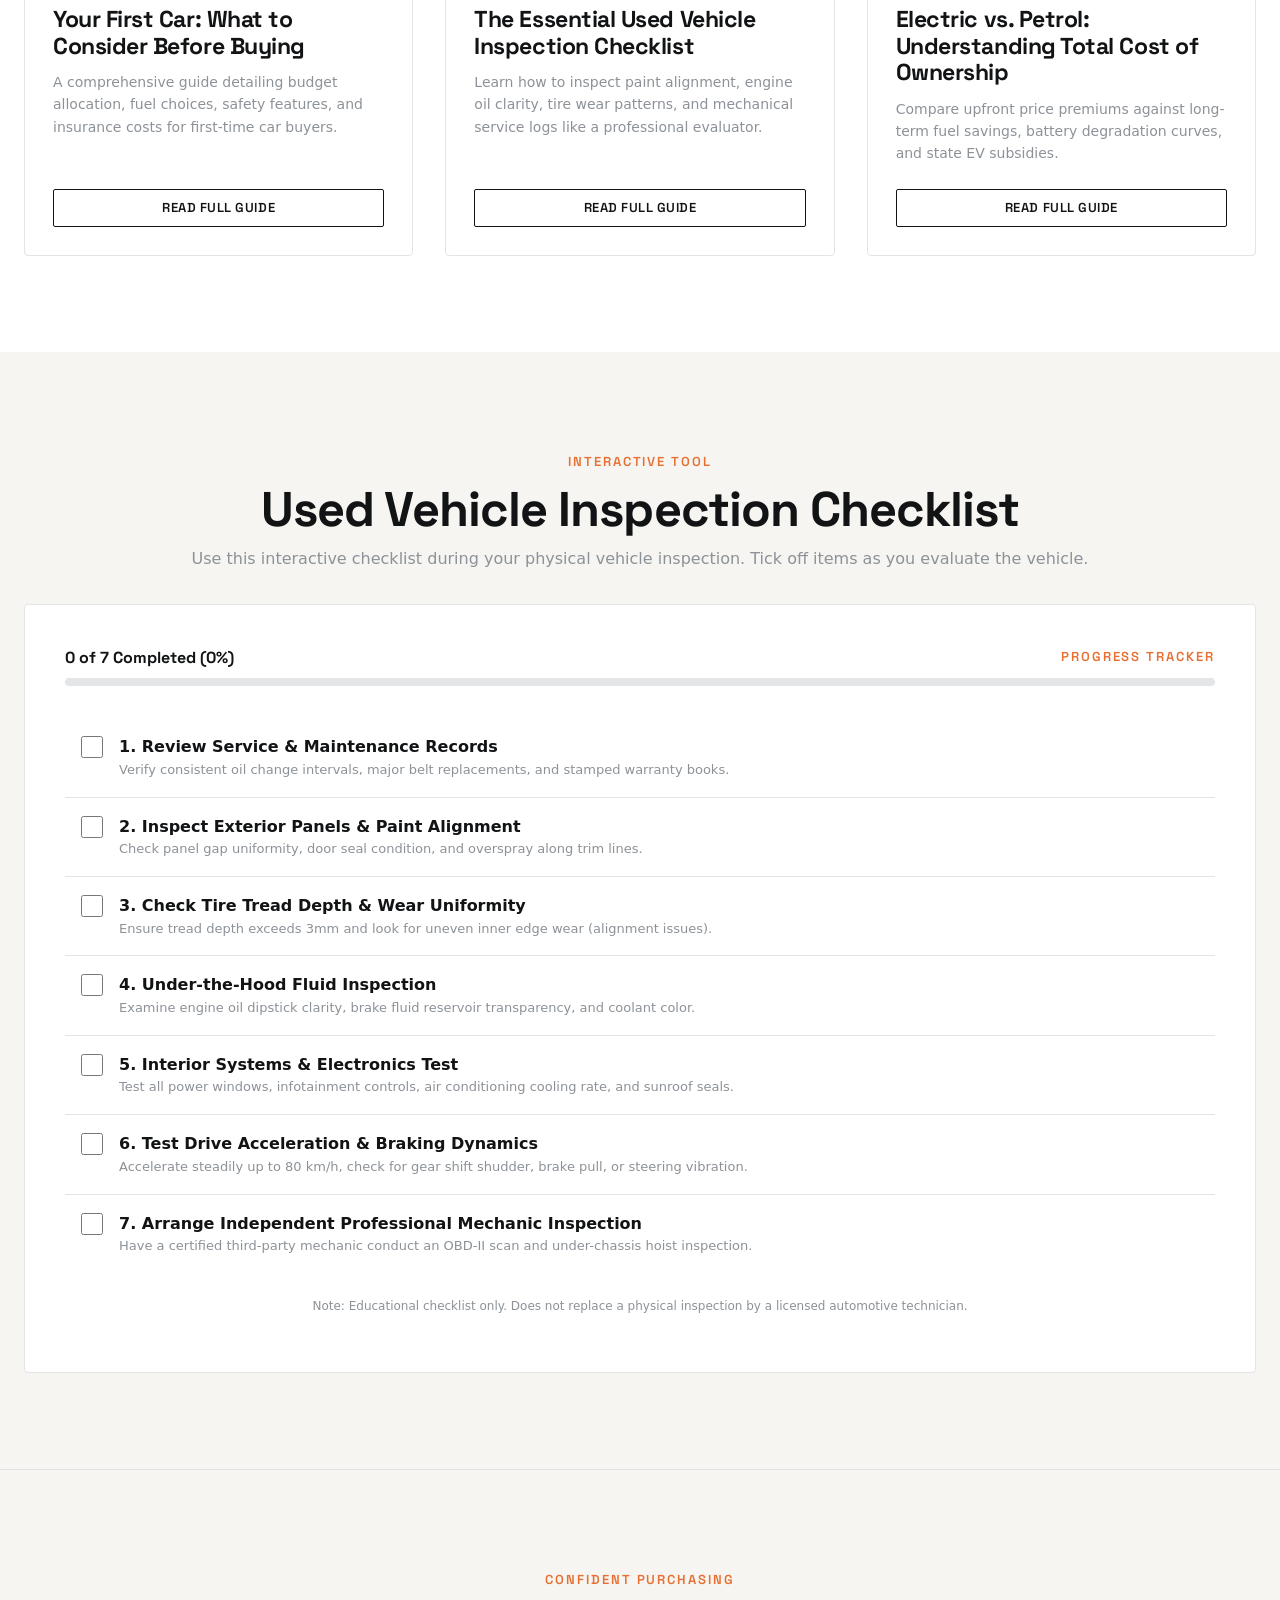
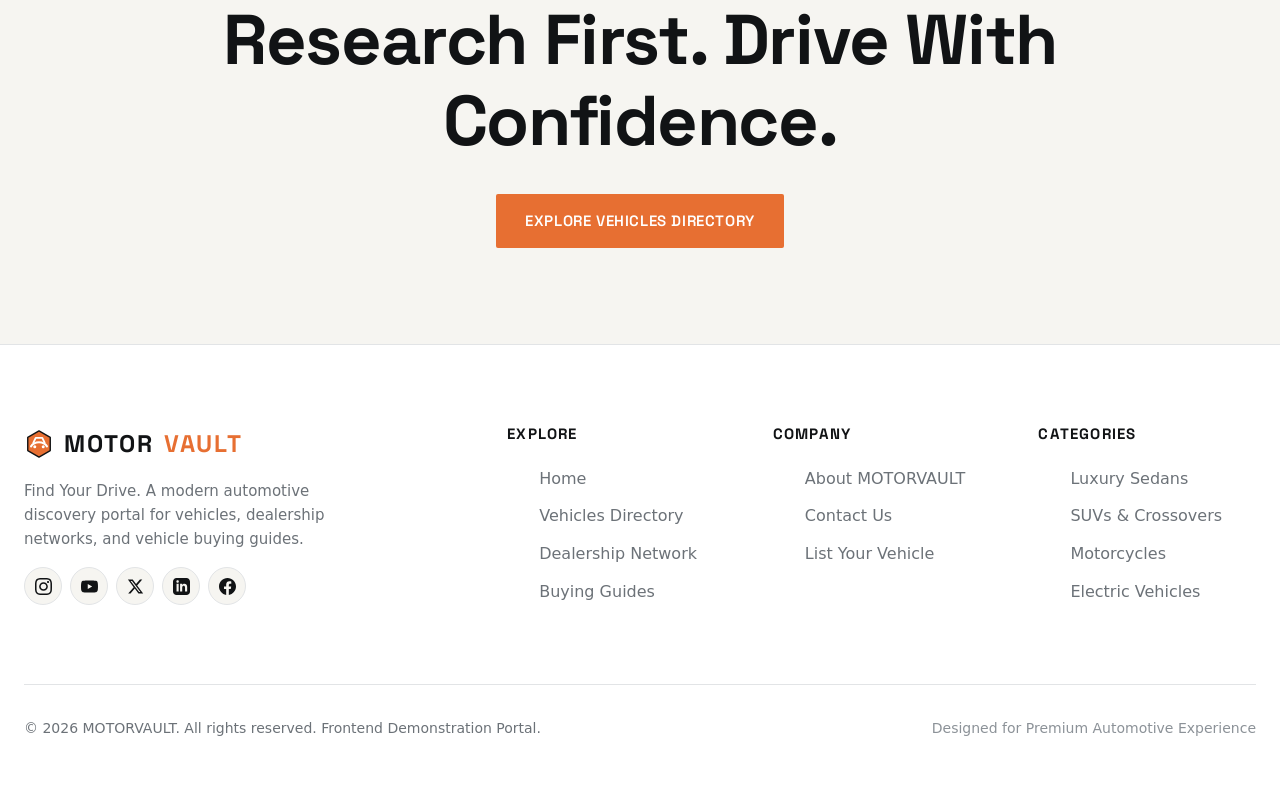
<file: buying-guides.html>
<!DOCTYPE html>
<html lang="en">
<head>
  <meta charset="UTF-8">
  <meta name="viewport" content="width=device-width, initial-scale=1.0">
  <title>Vehicle Buying Guides & Inspection Checklist — MOTORVAULT</title>
  <meta name="description" content="Read expert vehicle buying advice, inspect pre-owned car checklists, compare fuel vs EV operating costs, and buy with confidence.">
  <link rel="icon" type="image/svg+xml" href="assets/images/favicon.svg">
  
  <link href="https://cdn.jsdelivr.net/npm/bootstrap@5.3.2/dist/css/bootstrap.min.css" rel="stylesheet">
  <link rel="preconnect" href="https://fonts.googleapis.com">
  <link rel="preconnect" href="https://fonts.gstatic.com" crossorigin>
  <link href="https://fonts.googleapis.com/css2?family=Inter:wght@400;500;600;700&family=Space+Grotesk:wght@600;700;800&display=swap" rel="stylesheet">
  <link rel="stylesheet" href="assets/css/style.css">
</head>
<body>

  <!-- GLOBAL NAVBAR -->
  <header>
    <nav class="navbar-mv navbar-solid" aria-label="Main Navigation">
      <div class="container-custom nav-wrapper">
        <a href="index.html" class="brand-logo" aria-label="MOTORVAULT Home">
          <svg class="brand-icon" width="30" height="30" viewBox="0 0 32 32" fill="none" xmlns="http://www.w3.org/2000/svg">
            <path d="M16 2L28 9v14l-12 7L4 23V9l12-7z" fill="#E76F32" stroke="#111315" stroke-width="1.5" stroke-linejoin="round"/>
            <path d="M7.5 18.5C9.2 15.8 12.2 14.2 16 14.2c3.8 0 6.8 1.6 8.5 4.3" stroke="#FFFFFF" stroke-width="2.2" stroke-linecap="round"/>
            <path d="M10 14.5L12.5 9.5h7l2.5 5" stroke="#FFFFFF" stroke-width="2" stroke-linecap="round" stroke-linejoin="round"/>
            <circle cx="11.5" cy="19" r="1.6" fill="#FFFFFF"/>
            <circle cx="20.5" cy="19" r="1.6" fill="#FFFFFF"/>
          </svg>
          MOTOR<span>VAULT</span>
        </a>

        <ul class="nav-links-desktop">
          <li><a href="index.html" class="nav-link-item">Home</a></li>
          <li><a href="vehicles.html" class="nav-link-item">Vehicles</a></li>
          <li><a href="dealerships.html" class="nav-link-item">Dealerships</a></li>
          <li><a href="buying-guides.html" class="nav-link-item active">Buying Guides</a></li>
          <li><a href="about.html" class="nav-link-item">About</a></li>
          <li><a href="contact.html" class="nav-link-item">Contact</a></li>
        </ul>

        <div class="nav-actions-desktop">
          <button class="btn-mv btn-primary-mv open-list-vehicle-modal">List Your Vehicle</button>
        </div>

        <button class="hamburger-btn" id="hamburgerBtn" aria-label="Toggle navigation menu" aria-expanded="false">
          <span class="hamburger-line"></span>
          <span class="hamburger-line"></span>
          <span class="hamburger-line"></span>
        </button>
      </div>
    </nav>
  </header>

  <!-- MOBILE MENU OVERLAY -->
  <div class="mobile-menu-overlay" id="mobileMenuOverlay" role="dialog" aria-modal="true" aria-label="Mobile Navigation Menu">
    <nav class="mobile-menu-nav">
      <a href="index.html" class="mobile-nav-item"><span class="nav-num">01</span> Home</a>
      <a href="vehicles.html" class="mobile-nav-item"><span class="nav-num">02</span> Vehicles</a>
      <a href="dealerships.html" class="mobile-nav-item"><span class="nav-num">03</span> Dealerships</a>
      <a href="buying-guides.html" class="mobile-nav-item active"><span class="nav-num">04</span> Buying Guides</a>
      <a href="about.html" class="mobile-nav-item"><span class="nav-num">05</span> About</a>
      <a href="contact.html" class="mobile-nav-item"><span class="nav-num">06</span> Contact</a>
      <a href="#" class="mobile-nav-item open-list-vehicle-modal" style="color:var(--racing-orange);"><span class="nav-num">07</span> List Your Vehicle</a>
    </nav>
  </div>

  <main style="padding-top: 5rem;">

    <!-- SECTION 01 — EDITORIAL HERO -->
    <section class="section-padding bg-warm-white text-center border-bottom">
      <div class="container-custom reveal text-center max-w-700 mx-auto">
        <span class="text-technical">Automotive Intelligence</span>
        <h1 class="heading-xl mt-2 mb-4 text-center">Make an Informed Decision.</h1>
        <p class="lead text-muted-custom max-w-700 mx-auto text-center">Expert articles, inspection protocols, and total-cost analysis designed to empower your vehicle purchase.</p>
      </div>
    </section>

    <!-- SECTION 02 — FEATURED GUIDE -->
    <section class="section-padding bg-warm-white border-bottom">
      <div class="container-custom">
        <div class="row align-items-center g-5 reveal">
          <div class="col-lg-6">
            <img src="assets/images/14.jpg" alt="Used Vehicle Inspection" style="width:100%; border-radius:4px; box-shadow:var(--shadow-md);" loading="lazy">
          </div>
          <div class="col-lg-6">
            <span class="text-technical mb-2 d-block">Featured Editorial</span>
            <h2 class="heading-lg mb-3">The Essential Used Vehicle Inspection Checklist</h2>
            <p style="color:var(--text-muted); line-height:1.8;" class="mb-4">
              Before signing any pre-owned vehicle contract, systematically verify exterior body alignments, fluid health, brake pad thickness, electronic diagnostics, and service history logs.
            </p>
            <button class="btn-mv btn-primary-mv view-guide-btn" data-id="g2">Read Complete Guide</button>
          </div>
        </div>
      </div>
    </section>

    <!-- SECTION 03 & 04 — BUYING GUIDE CATEGORIES & DIRECTORY GRID -->
    <section class="section-padding bg-white">
      <div class="container-custom">
        <div class="d-flex flex-wrap justify-content-between align-items-end mb-4 reveal">
          <div>
            <span class="text-technical">Research Library</span>
            <h2 class="heading-lg mt-1 mb-0">Buying Guide Directory</h2>
          </div>
        </div>

        <div class="guide-grid" id="guidesGridContainer">
          <!-- Dynamically populated via main.js renderGuidesPage() -->
        </div>
      </div>
    </section>

    <!-- SECTION 05 — INTERACTIVE INSPECTION CHECKLIST -->
    <section class="section-padding bg-warm-white">
      <div class="container-custom">
        <div class="text-center max-w-700 mx-auto reveal mb-4">
          <span class="text-technical">Interactive Tool</span>
          <h2 class="heading-lg mt-2 mb-2">Used Vehicle Inspection Checklist</h2>
          <p class="text-muted-custom">Use this interactive checklist during your physical vehicle inspection. Tick off items as you evaluate the vehicle.</p>
        </div>

        <div class="checklist-container reveal max-w-800 mx-auto">
          <div class="checklist-progress-wrap">
            <div class="d-flex justify-content-between align-items-center">
              <strong style="font-family:var(--font-heading);" id="checklistProgressText">0 of 7 Completed (0%)</strong>
              <span class="text-technical">Progress Tracker</span>
            </div>
            <div class="checklist-progress-bar">
              <div class="checklist-progress-fill" id="checklistProgressFill"></div>
            </div>
          </div>

          <div class="checklist-items-list">
            <label class="checklist-item">
              <input type="checkbox" class="custom-checkbox">
              <div>
                <div class="checklist-item-title">1. Review Service & Maintenance Records</div>
                <div style="font-size:0.8125rem; color:var(--steel-gray);">Verify consistent oil change intervals, major belt replacements, and stamped warranty books.</div>
              </div>
            </label>

            <label class="checklist-item">
              <input type="checkbox" class="custom-checkbox">
              <div>
                <div class="checklist-item-title">2. Inspect Exterior Panels & Paint Alignment</div>
                <div style="font-size:0.8125rem; color:var(--steel-gray);">Check panel gap uniformity, door seal condition, and overspray along trim lines.</div>
              </div>
            </label>

            <label class="checklist-item">
              <input type="checkbox" class="custom-checkbox">
              <div>
                <div class="checklist-item-title">3. Check Tire Tread Depth & Wear Uniformity</div>
                <div style="font-size:0.8125rem; color:var(--steel-gray);">Ensure tread depth exceeds 3mm and look for uneven inner edge wear (alignment issues).</div>
              </div>
            </label>

            <label class="checklist-item">
              <input type="checkbox" class="custom-checkbox">
              <div>
                <div class="checklist-item-title">4. Under-the-Hood Fluid Inspection</div>
                <div style="font-size:0.8125rem; color:var(--steel-gray);">Examine engine oil dipstick clarity, brake fluid reservoir transparency, and coolant color.</div>
              </div>
            </label>

            <label class="checklist-item">
              <input type="checkbox" class="custom-checkbox">
              <div>
                <div class="checklist-item-title">5. Interior Systems & Electronics Test</div>
                <div style="font-size:0.8125rem; color:var(--steel-gray);">Test all power windows, infotainment controls, air conditioning cooling rate, and sunroof seals.</div>
              </div>
            </label>

            <label class="checklist-item">
              <input type="checkbox" class="custom-checkbox">
              <div>
                <div class="checklist-item-title">6. Test Drive Acceleration & Braking Dynamics</div>
                <div style="font-size:0.8125rem; color:var(--steel-gray);">Accelerate steadily up to 80 km/h, check for gear shift shudder, brake pull, or steering vibration.</div>
              </div>
            </label>

            <label class="checklist-item">
              <input type="checkbox" class="custom-checkbox">
              <div>
                <div class="checklist-item-title">7. Arrange Independent Professional Mechanic Inspection</div>
                <div style="font-size:0.8125rem; color:var(--steel-gray);">Have a certified third-party mechanic conduct an OBD-II scan and under-chassis hoist inspection.</div>
              </div>
            </label>
          </div>
          
          <p style="font-size:0.75rem; color:var(--steel-gray); margin-top:1.5rem; text-align:center;">
            Note: Educational checklist only. Does not replace a physical inspection by a licensed automotive technician.
          </p>
        </div>
      </div>
    </section>

    <!-- SECTION 06 — FINAL CTA -->
    <section class="section-padding bg-warm-white text-center border-top">
      <div class="container-custom reveal">
        <span class="text-technical">Confident Purchasing</span>
        <h2 class="heading-xl mt-2 mb-3">Research First. Drive With Confidence.</h2>
        <a href="vehicles.html" class="btn-mv btn-primary-mv mt-3">Explore Vehicles Directory</a>
      </div>
    </section>

  </main>

  <!-- SHARED FOOTER -->
  <footer class="footer-mv">
    <div class="container-custom">
      <div class="footer-grid">
        <div class="footer-brand">
          <a href="index.html" class="brand-logo mb-3">
            <svg class="brand-icon" width="30" height="30" viewBox="0 0 32 32" fill="none" xmlns="http://www.w3.org/2000/svg">
              <path d="M16 2L28 9v14l-12 7L4 23V9l12-7z" fill="#E76F32" stroke="#111315" stroke-width="1.5" stroke-linejoin="round"/>
              <path d="M7.5 18.5C9.2 15.8 12.2 14.2 16 14.2c3.8 0 6.8 1.6 8.5 4.3" stroke="#FFFFFF" stroke-width="2.2" stroke-linecap="round"/>
              <path d="M10 14.5L12.5 9.5h7l2.5 5" stroke="#FFFFFF" stroke-width="2" stroke-linecap="round" stroke-linejoin="round"/>
              <circle cx="11.5" cy="19" r="1.6" fill="#FFFFFF"/>
              <circle cx="20.5" cy="19" r="1.6" fill="#FFFFFF"/>
            </svg>
            MOTOR<span>VAULT</span>
          </a>
          <p>Find Your Drive. A modern automotive discovery portal for vehicles, dealership networks, and vehicle buying guides.</p>
          <div class="social-links-wrap mt-3 d-flex align-items-center gap-2">
            <a href="https://instagram.com" target="_blank" rel="noopener" class="social-icon-btn" aria-label="Instagram">
              <svg width="17" height="17" fill="currentColor" viewBox="0 0 24 24"><path d="M12 2.163c3.204 0 3.584.012 4.85.07 3.252.148 4.771 1.691 4.919 4.919.058 1.265.069 1.645.069 4.849 0 3.205-.012 3.584-.069 4.849-.149 3.225-1.664 4.771-4.919 4.919-1.266.058-1.644.07-4.85.07-3.204 0-3.584-.012-4.849-.07-3.26-.149-4.771-1.699-4.919-4.92-.058-1.265-.07-1.644-.07-4.849 0-3.204.013-3.583.07-4.849.149-3.227 1.664-4.771 4.919-4.919 1.266-.057 1.645-.069 4.849-.069zm0-2.163c-3.259 0-3.667.014-4.947.072-4.358.2-6.78 2.618-6.98 6.98-.059 1.281-.073 1.689-.073 4.948 0 3.259.014 3.668.072 4.948.2 4.358 2.618 6.78 6.98 6.98 1.281.058 1.689.072 4.948.072 3.259 0 3.668-.014 4.948-.072 4.354-.2 6.782-2.618 6.979-6.98.059-1.28.073-1.689.073-4.948 0-3.259-.014-3.667-.072-4.947-.196-4.354-2.617-6.78-6.979-6.98-1.281-.059-1.69-.073-4.949-.073zm0 5.838c-3.403 0-6.162 2.759-6.162 6.162s2.759 6.163 6.162 6.163 6.162-2.759 6.162-6.163c0-3.403-2.759-6.162-6.162-6.162zm0 10.162c-2.209 0-4-1.79-4-4 0-2.209 1.791-4 4-4s4 1.791 4 4c0 2.21-1.791 4-4 4zm6.406-11.845c-.796 0-1.441.645-1.441 1.44s.645 1.44 1.441 1.44c.795 0 1.439-.645 1.439-1.44s-.644-1.44-1.439-1.44z"/></svg>
            </a>
            <a href="https://youtube.com" target="_blank" rel="noopener" class="social-icon-btn" aria-label="YouTube">
              <svg width="17" height="17" fill="currentColor" viewBox="0 0 24 24"><path d="M23.498 6.186a3.016 3.016 0 0 0-2.122-2.136C19.505 3.545 12 3.545 12 3.545s-7.505 0-9.377.505A3.017 3.017 0 0 0 .502 6.186C0 8.07 0 12 0 12s0 3.93.502 5.814a3.016 3.016 0 0 0 2.122 2.136c1.871.505 9.376.505 9.376.505s7.505 0 9.377-.505a3.015 3.015 0 0 0 2.122-2.136C24 15.93 24 12 24 12s0-3.93-.502-5.814zM9.545 15.568V8.432L15.818 12l-6.273 3.568z"/></svg>
            </a>
            <a href="https://x.com" target="_blank" rel="noopener" class="social-icon-btn" aria-label="X (Twitter)">
              <svg width="17" height="17" fill="currentColor" viewBox="0 0 24 24"><path d="M18.244 2.25h3.308l-7.227 8.26 8.502 11.24H16.17l-5.214-6.817L4.99 21.75H1.68l7.73-8.835L1.254 2.25H8.08l4.713 6.231zm-1.161 17.52h1.833L7.084 4.126H5.117z"/></svg>
            </a>
            <a href="https://linkedin.com" target="_blank" rel="noopener" class="social-icon-btn" aria-label="LinkedIn">
              <svg width="17" height="17" fill="currentColor" viewBox="0 0 24 24"><path d="M19 0h-14c-2.761 0-5 2.239-5 5v14c0 2.761 2.239 5 5 5h14c2.762 0 5-2.239 5-5v-14c0-2.761-2.238-5-5-5zm-11 19h-3v-11h3v11zm-1.5-12.268c-.966 0-1.75-.79-1.75-1.764s.784-1.764 1.75-1.764 1.75.79 1.75 1.764-.783 1.764-1.75 1.764zm13.5 12.268h-3v-5.604c0-3.368-4-3.113-4 0v5.604h-3v-11h3v1.765c1.396-2.586 7-2.777 7 2.476v6.759z"/></svg>
            </a>
            <a href="https://facebook.com" target="_blank" rel="noopener" class="social-icon-btn" aria-label="Facebook">
              <svg width="17" height="17" fill="currentColor" viewBox="0 0 24 24"><path d="M24 12.073c0-6.627-5.373-12-12-12s-12 5.373-12 12c0 5.99 4.388 10.954 10.125 11.854v-8.385H7.078v-3.47h3.047V9.43c0-3.007 1.792-4.669 4.533-4.669 1.312 0 2.686.235 2.686.235v2.953H15.83c-1.491 0-1.956.925-1.956 1.874v2.25h3.328l-.532 3.47h-2.796v8.385C19.612 23.027 24 18.062 24 12.073z"/></svg>
            </a>
          </div>
        </div>
        <div>
          <h4 class="footer-heading">Explore</h4>
          <ul class="footer-links">
            <li><a href="index.html">Home</a></li>
            <li><a href="vehicles.html">Vehicles Directory</a></li>
            <li><a href="dealerships.html">Dealership Network</a></li>
            <li><a href="buying-guides.html">Buying Guides</a></li>
          </ul>
        </div>
        <div>
          <h4 class="footer-heading">Company</h4>
          <ul class="footer-links">
            <li><a href="about.html">About MOTORVAULT</a></li>
            <li><a href="contact.html">Contact Us</a></li>
            <li><a href="#" class="open-list-vehicle-modal">List Your Vehicle</a></li>
          </ul>
        </div>
        <div>
          <h4 class="footer-heading">Categories</h4>
          <ul class="footer-links">
            <li><a href="vehicles.html">Luxury Sedans</a></li>
            <li><a href="vehicles.html">SUVs & Crossovers</a></li>
            <li><a href="vehicles.html">Motorcycles</a></li>
            <li><a href="vehicles.html">Electric Vehicles</a></li>
          </ul>
        </div>
      </div>
      <div class="footer-bottom">
        <p>© 2026 MOTORVAULT. All rights reserved. Frontend Demonstration Portal.</p>
        <p style="color:var(--steel-gray);">Designed for Premium Automotive Experience</p>
      </div>
    </div>
  </footer>

  <button class="back-to-top" id="backToTopBtn" aria-label="Back to top">
    <svg width="20" height="20" fill="none" stroke="currentColor" stroke-width="2" viewBox="0 0 24 24"><path d="M12 19V5M5 12l7-7 7 7"/></svg>
  </button>

  <!-- BUYING GUIDE MODAL -->
  <div class="modal-mv" id="guideModal" role="dialog" aria-modal="true">
    <div class="modal-backdrop-mv"></div>
    <div class="modal-dialog-mv">
      <div class="modal-header-mv">
        <h3 style="font-size:1.25rem; margin:0;">Buying Guide Article</h3>
        <button class="modal-close-btn" aria-label="Close modal">&times;</button>
      </div>
      <div class="modal-body-mv" id="guideModalBody"></div>
    </div>
  </div>

  <!-- LISTING SUBMISSION MODAL -->
  <div class="modal-mv" id="submitListingModal" role="dialog" aria-modal="true">
    <div class="modal-backdrop-mv"></div>
    <div class="modal-dialog-mv">
      <div class="modal-header-mv">
        <h3 style="font-size:1.25rem; margin:0;">Submit Vehicle Listing</h3>
        <button class="modal-close-btn" aria-label="Close modal">&times;</button>
      </div>
      <div class="modal-body-mv">
        <form id="listingSubmissionForm">
          <div class="row g-3 mb-3">
            <div class="col-md-6"><label class="form-label-mv">Make</label><input type="text" class="form-control-mv" required></div>
            <div class="col-md-6"><label class="form-label-mv">Model</label><input type="text" class="form-control-mv" required></div>
          </div>
          <button type="submit" class="btn-mv btn-primary-mv w-100">Submit Listing Demonstration</button>
        </form>
      </div>
    </div>
  </div>

  <script src="assets/js/main.js"></script>
</body>
</html>
</file>
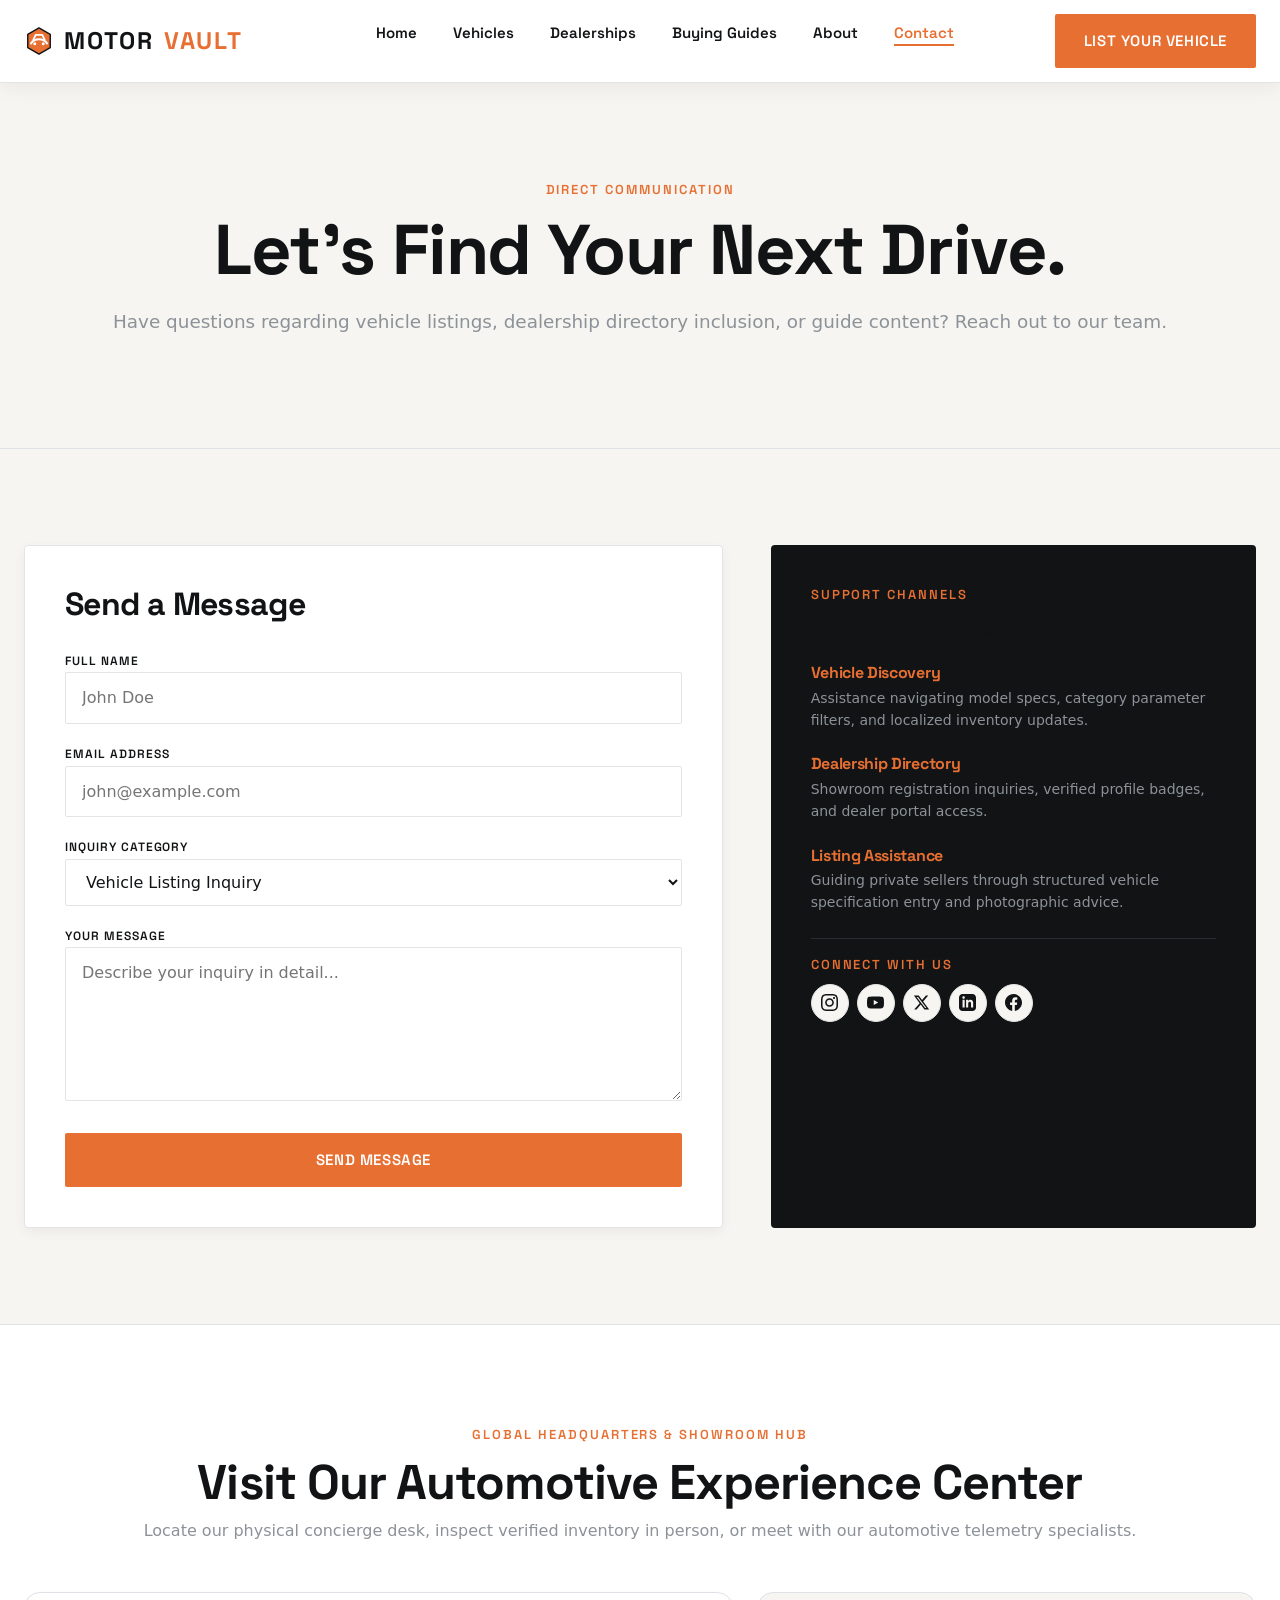
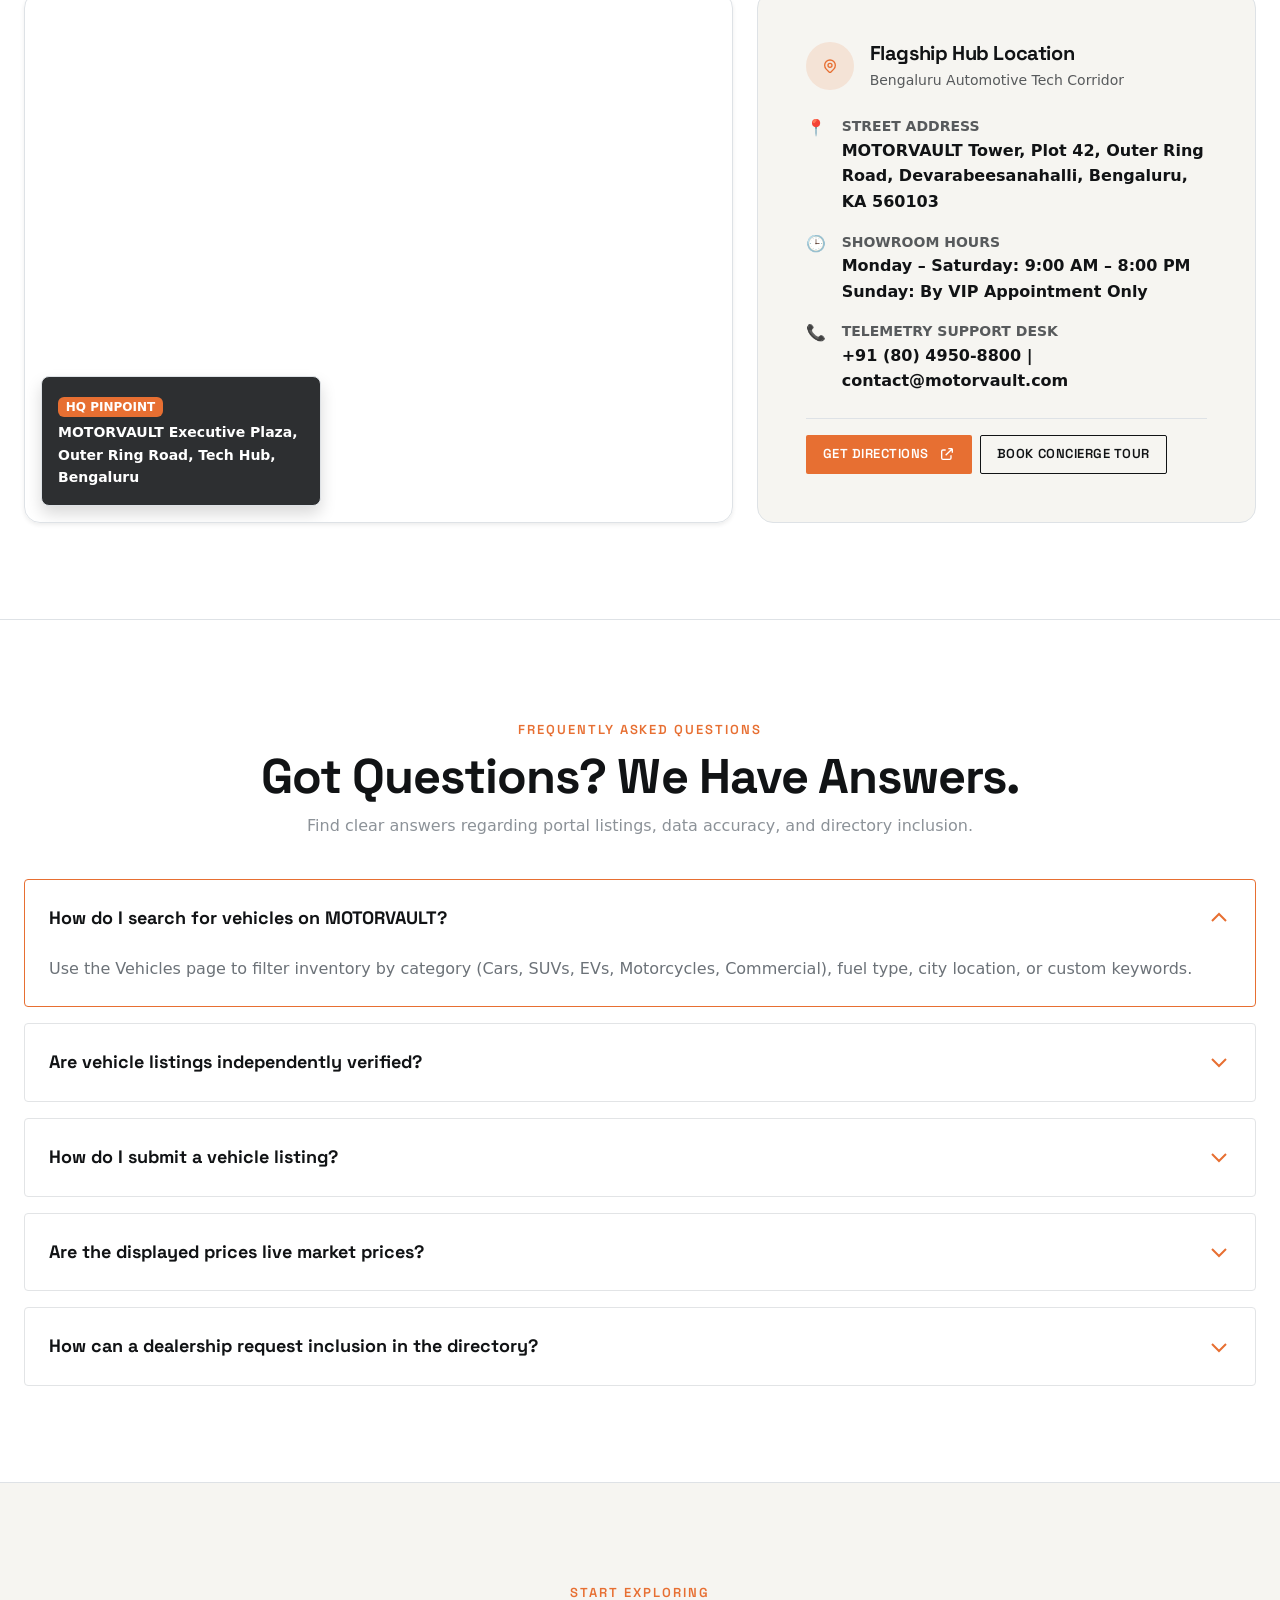
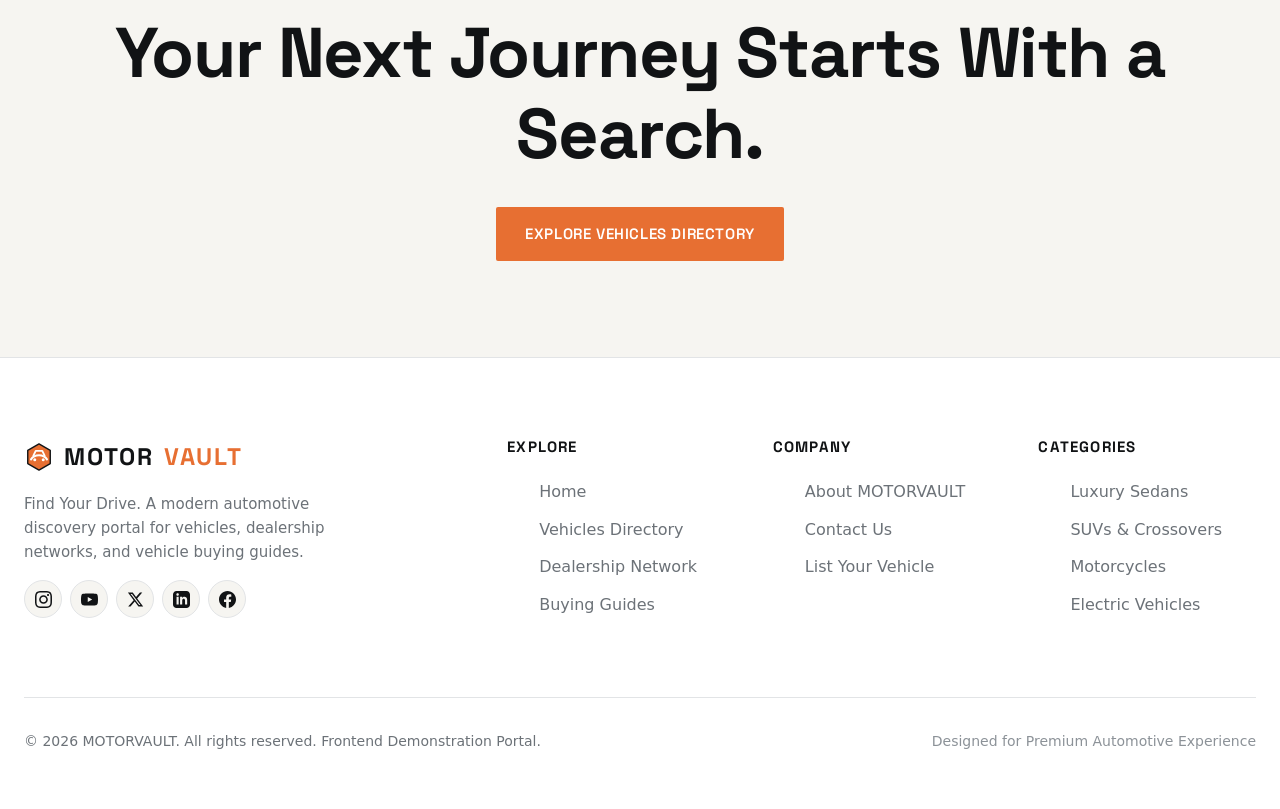
<file: contact.html>
<!DOCTYPE html>
<html lang="en">
<head>
  <meta charset="UTF-8">
  <meta name="viewport" content="width=device-width, initial-scale=1.0">
  <title>Contact Us — MOTORVAULT</title>
  <meta name="description" content="Get in touch with the MOTORVAULT portal team for vehicle listing inquiries, dealership inclusion, directory feedback, and general support.">
  <link rel="icon" type="image/svg+xml" href="assets/images/favicon.svg">
  
  <link href="https://cdn.jsdelivr.net/npm/bootstrap@5.3.2/dist/css/bootstrap.min.css" rel="stylesheet">
  <link rel="preconnect" href="https://fonts.googleapis.com">
  <link rel="preconnect" href="https://fonts.gstatic.com" crossorigin>
  <link href="https://fonts.googleapis.com/css2?family=Inter:wght@400;500;600;700&family=Space+Grotesk:wght@600;700;800&display=swap" rel="stylesheet">
  <link rel="stylesheet" href="assets/css/style.css">
</head>
<body>

  <!-- GLOBAL NAVBAR -->
  <header>
    <nav class="navbar-mv navbar-solid" aria-label="Main Navigation">
      <div class="container-custom nav-wrapper">
        <a href="index.html" class="brand-logo" aria-label="MOTORVAULT Home">
          <svg class="brand-icon" width="30" height="30" viewBox="0 0 32 32" fill="none" xmlns="http://www.w3.org/2000/svg">
            <path d="M16 2L28 9v14l-12 7L4 23V9l12-7z" fill="#E76F32" stroke="#111315" stroke-width="1.5" stroke-linejoin="round"/>
            <path d="M7.5 18.5C9.2 15.8 12.2 14.2 16 14.2c3.8 0 6.8 1.6 8.5 4.3" stroke="#FFFFFF" stroke-width="2.2" stroke-linecap="round"/>
            <path d="M10 14.5L12.5 9.5h7l2.5 5" stroke="#FFFFFF" stroke-width="2" stroke-linecap="round" stroke-linejoin="round"/>
            <circle cx="11.5" cy="19" r="1.6" fill="#FFFFFF"/>
            <circle cx="20.5" cy="19" r="1.6" fill="#FFFFFF"/>
          </svg>
          MOTOR<span>VAULT</span>
        </a>

        <ul class="nav-links-desktop">
          <li><a href="index.html" class="nav-link-item">Home</a></li>
          <li><a href="vehicles.html" class="nav-link-item">Vehicles</a></li>
          <li><a href="dealerships.html" class="nav-link-item">Dealerships</a></li>
          <li><a href="buying-guides.html" class="nav-link-item">Buying Guides</a></li>
          <li><a href="about.html" class="nav-link-item">About</a></li>
          <li><a href="contact.html" class="nav-link-item active">Contact</a></li>
        </ul>

        <div class="nav-actions-desktop">
          <button class="btn-mv btn-primary-mv open-list-vehicle-modal">List Your Vehicle</button>
        </div>

        <button class="hamburger-btn" id="hamburgerBtn" aria-label="Toggle navigation menu" aria-expanded="false">
          <span class="hamburger-line"></span>
          <span class="hamburger-line"></span>
          <span class="hamburger-line"></span>
        </button>
      </div>
    </nav>
  </header>

  <!-- MOBILE MENU OVERLAY -->
  <div class="mobile-menu-overlay" id="mobileMenuOverlay" role="dialog" aria-modal="true" aria-label="Mobile Navigation Menu">
    <nav class="mobile-menu-nav">
      <a href="index.html" class="mobile-nav-item"><span class="nav-num">01</span> Home</a>
      <a href="vehicles.html" class="mobile-nav-item"><span class="nav-num">02</span> Vehicles</a>
      <a href="dealerships.html" class="mobile-nav-item"><span class="nav-num">03</span> Dealerships</a>
      <a href="buying-guides.html" class="mobile-nav-item"><span class="nav-num">04</span> Buying Guides</a>
      <a href="about.html" class="mobile-nav-item"><span class="nav-num">05</span> About</a>
      <a href="contact.html" class="mobile-nav-item active"><span class="nav-num">06</span> Contact</a>
      <a href="#" class="mobile-nav-item open-list-vehicle-modal" style="color:var(--racing-orange);"><span class="nav-num">07</span> List Your Vehicle</a>
    </nav>
  </div>

  <main style="padding-top: 5rem;">

    <!-- SECTION 01 — CONTACT HERO -->
    <section class="section-padding bg-warm-white text-center border-bottom">
      <div class="container-custom reveal text-center max-w-700 mx-auto">
        <span class="text-technical">Direct Communication</span>
        <h1 class="heading-xl mt-2 mb-3 text-center">Let's Find Your Next Drive.</h1>
        <p class="lead text-muted-custom max-w-700 mx-auto text-center">Have questions regarding vehicle listings, dealership directory inclusion, or guide content? Reach out to our team.</p>
      </div>
    </section>

    <!-- SECTION 02 — CONTACT FORM -->
    <section class="section-padding bg-warm-white">
      <div class="container-custom">
        <div class="row g-5">
          <div class="col-lg-7 reveal">
            <div style="background:var(--pure-white); padding:2.5rem; border:1px solid var(--border-light); border-radius:4px; box-shadow:var(--shadow-sm);">
              <h2 class="heading-md mb-4">Send a Message</h2>
              <div id="contactFormFeedback" style="display:none;" class="mb-3"></div>
              
              <form id="contactPageForm">
                <div class="mb-3">
                  <label class="form-label-mv">Full Name</label>
                  <input type="text" class="form-control-mv" required placeholder="John Doe">
                </div>

                <div class="mb-3">
                  <label class="form-label-mv">Email Address</label>
                  <input type="email" class="form-control-mv" required placeholder="john@example.com">
                </div>

                <div class="mb-3">
                  <label class="form-label-mv">Inquiry Category</label>
                  <select class="form-select-mv" required>
                    <option value="Vehicle Listing">Vehicle Listing Inquiry</option>
                    <option value="Dealership Directory">Dealership Directory Partner</option>
                    <option value="Listing Submission">Listing Submission Question</option>
                    <option value="Website Feedback">Website Feedback</option>
                    <option value="General Inquiry">General Inquiry</option>
                  </select>
                </div>

                <div class="mb-4">
                  <label class="form-label-mv">Your Message</label>
                  <textarea class="form-control-mv" rows="5" required placeholder="Describe your inquiry in detail..."></textarea>
                </div>

                <button type="submit" class="btn-mv btn-primary-mv w-100">Send Message</button>
              </form>
            </div>
          </div>

          <!-- SECTION 03 — HOW WE CAN HELP -->
          <div class="col-lg-5 reveal">
            <div style="background:var(--obsidian); color:var(--pure-white); padding:2.5rem; border-radius:4px; height:100%;">
              <span class="text-technical mb-2 d-block">Support Channels</span>
              <h3 class="heading-sm mb-4">How We Can Help</h3>

              <div class="mb-4">
                <h4 style="font-size:1rem; color:var(--racing-orange);" class="mb-1">Vehicle Discovery</h4>
                <p style="font-size:0.875rem; color:var(--steel-gray);">Assistance navigating model specs, category parameter filters, and localized inventory updates.</p>
              </div>

              <div class="mb-4">
                <h4 style="font-size:1rem; color:var(--racing-orange);" class="mb-1">Dealership Directory</h4>
                <p style="font-size:0.875rem; color:var(--steel-gray);">Showroom registration inquiries, verified profile badges, and dealer portal access.</p>
              </div>

              <div class="mb-4">
                <h4 style="font-size:1rem; color:var(--racing-orange);" class="mb-1">Listing Assistance</h4>
                <p style="font-size:0.875rem; color:var(--steel-gray);">Guiding private sellers through structured vehicle specification entry and photographic advice.</p>
              </div>

              <div class="pt-3 border-top border-secondary border-opacity-25">
                <span class="text-technical d-block mb-2 style="font-size:0.75rem; color:var(--steel-gray);">Connect With Us</span>
                <div class="social-links-wrap d-flex align-items-center gap-2">
                  <a href="https://instagram.com" target="_blank" rel="noopener" class="social-icon-btn" aria-label="Instagram">
                    <svg width="17" height="17" fill="currentColor" viewBox="0 0 24 24"><path d="M12 2.163c3.204 0 3.584.012 4.85.07 3.252.148 4.771 1.691 4.919 4.919.058 1.265.069 1.645.069 4.849 0 3.205-.012 3.584-.069 4.849-.149 3.225-1.664 4.771-4.919 4.919-1.266.058-1.644.07-4.85.07-3.204 0-3.584-.012-4.849-.07-3.26-.149-4.771-1.699-4.919-4.92-.058-1.265-.07-1.644-.07-4.849 0-3.204.013-3.583.07-4.849.149-3.227 1.664-4.771 4.919-4.919 1.266-.057 1.645-.069 4.849-.069zm0-2.163c-3.259 0-3.667.014-4.947.072-4.358.2-6.78 2.618-6.98 6.98-.059 1.281-.073 1.689-.073 4.948 0 3.259.014 3.668.072 4.948.2 4.358 2.618 6.78 6.98 6.98 1.281.058 1.689.072 4.948.072 3.259 0 3.668-.014 4.948-.072 4.354-.2 6.782-2.618 6.979-6.98.059-1.28.073-1.689.073-4.948 0-3.259-.014-3.667-.072-4.947-.196-4.354-2.617-6.78-6.979-6.98-1.281-.059-1.69-.073-4.949-.073zm0 5.838c-3.403 0-6.162 2.759-6.162 6.162s2.759 6.163 6.162 6.163 6.162-2.759 6.162-6.163c0-3.403-2.759-6.162-6.162-6.162zm0 10.162c-2.209 0-4-1.79-4-4 0-2.209 1.791-4 4-4s4 1.791 4 4c0 2.21-1.791 4-4 4zm6.406-11.845c-.796 0-1.441.645-1.441 1.44s.645 1.44 1.441 1.44c.795 0 1.439-.645 1.439-1.44s-.644-1.44-1.439-1.44z"/></svg>
                  </a>
                  <a href="https://youtube.com" target="_blank" rel="noopener" class="social-icon-btn" aria-label="YouTube">
                    <svg width="17" height="17" fill="currentColor" viewBox="0 0 24 24"><path d="M23.498 6.186a3.016 3.016 0 0 0-2.122-2.136C19.505 3.545 12 3.545 12 3.545s-7.505 0-9.377.505A3.017 3.017 0 0 0 .502 6.186C0 8.07 0 12 0 12s0 3.93.502 5.814a3.016 3.016 0 0 0 2.122 2.136c1.871.505 9.376.505 9.376.505s7.505 0 9.377-.505a3.015 3.015 0 0 0 2.122-2.136C24 15.93 24 12 24 12s0-3.93-.502-5.814zM9.545 15.568V8.432L15.818 12l-6.273 3.568z"/></svg>
                  </a>
                  <a href="https://x.com" target="_blank" rel="noopener" class="social-icon-btn" aria-label="X (Twitter)">
                    <svg width="17" height="17" fill="currentColor" viewBox="0 0 24 24"><path d="M18.244 2.25h3.308l-7.227 8.26 8.502 11.24H16.17l-5.214-6.817L4.99 21.75H1.68l7.73-8.835L1.254 2.25H8.08l4.713 6.231zm-1.161 17.52h1.833L7.084 4.126H5.117z"/></svg>
                  </a>
                  <a href="https://linkedin.com" target="_blank" rel="noopener" class="social-icon-btn" aria-label="LinkedIn">
                    <svg width="17" height="17" fill="currentColor" viewBox="0 0 24 24"><path d="M19 0h-14c-2.761 0-5 2.239-5 5v14c0 2.761 2.239 5 5 5h14c2.762 0 5-2.239 5-5v-14c0-2.761-2.238-5-5-5zm-11 19h-3v-11h3v11zm-1.5-12.268c-.966 0-1.75-.79-1.75-1.764s.784-1.764 1.75-1.764 1.75.79 1.75 1.764-.783 1.764-1.75 1.764zm13.5 12.268h-3v-5.604c0-3.368-4-3.113-4 0v5.604h-3v-11h3v1.765c1.396-2.586 7-2.777 7 2.476v6.759z"/></svg>
                  </a>
                  <a href="https://facebook.com" target="_blank" rel="noopener" class="social-icon-btn" aria-label="Facebook">
                    <svg width="17" height="17" fill="currentColor" viewBox="0 0 24 24"><path d="M24 12.073c0-6.627-5.373-12-12-12s-12 5.373-12 12c0 5.99 4.388 10.954 10.125 11.854v-8.385H7.078v-3.47h3.047V9.43c0-3.007 1.792-4.669 4.533-4.669 1.312 0 2.686.235 2.686.235v2.953H15.83c-1.491 0-1.956.925-1.956 1.874v2.25h3.328l-.532 3.47h-2.796v8.385C19.612 23.027 24 18.062 24 12.073z"/></svg>
                  </a>
                </div>
              </div>
            </div>
          </div>
        </div>
      </div>
    </section>

    <!-- SECTION 03.5 — INTERACTIVE GOOGLE MAPS LOCATION & HEADQUARTERS HUB -->
    <section class="section-padding bg-white border-top border-bottom overflow-hidden">
      <div class="container-custom">
        <div class="text-center max-w-700 mx-auto reveal mb-5">
          <span class="text-technical">Global Headquarters & Showroom Hub</span>
          <h2 class="heading-lg mt-2 mb-2">Visit Our Automotive Experience Center</h2>
          <p class="text-muted-custom">Locate our physical concierge desk, inspect verified inventory in person, or meet with our automotive telemetry specialists.</p>
        </div>

        <div class="row g-4 align-items-stretch reveal">
          <!-- Google Maps Embed Container -->
          <div class="col-lg-7">
            <div class="position-relative h-100 rounded-4 overflow-hidden border shadow-sm" style="min-height: 420px;">
              <iframe 
                src="https://www.google.com/maps/embed?pb=!1m18!1m12!1m3!1d3888.802875151597!2d77.6974193153163!3d12.920406990889396!2m3!1f0!2f0!3f0!3m2!1i1024!2i768!4f13.1!3m3!1m2!1s0x3bae13a44d0392ad%3A0xe549520ec7193231!2sOuter%20Ring%20Rd%2C%20Bengaluru%2C%20Karnataka!5e0!3m2!1sen!2sin!4v1696482100000!5m2!1sen!2sin" 
                width="100%" 
                height="100%" 
                style="border:0; min-height: 420px; display:block; filter: contrast(1.05) saturate(1.1);" 
                allowfullscreen="" 
                loading="lazy" 
                referrerpolicy="no-referrer-when-downgrade"
                title="MOTORVAULT Headquarters Location Map">
              </iframe>
              <div class="position-absolute bottom-0 start-0 m-3 p-3 text-white rounded-3 shadow border d-none d-sm-block" style="backdrop-filter:blur(10px); background:rgba(17,19,21,0.88)!important; max-width:280px;">
                <span class="badge mb-1" style="background:var(--racing-orange);">HQ PINPOINT</span>
                <p class="small mb-0 fw-semibold text-white">MOTORVAULT Executive Plaza, Outer Ring Road, Tech Hub, Bengaluru</p>
              </div>
            </div>
          </div>

          <!-- Location Info & Operating Hours -->
          <div class="col-lg-5">
            <div class="p-4 p-md-5 rounded-4 bg-warm-white border h-100 d-flex flex-column justify-content-between">
              <div>
                <div class="d-flex align-items-center gap-3 mb-4">
                  <div class="p-3 rounded-circle" style="background:rgba(231,111,50,0.14); color:var(--racing-orange); width:48px; height:48px; display:flex; align-items:center; justify-content:center; flex-shrink:0;">
                    <svg width="24" height="24" fill="none" stroke="currentColor" stroke-width="2" viewBox="0 0 24 24"><path d="M17.657 16.657L13.414 20.9a1.998 1.998 0 01-2.827 0l-4.244-4.243a8 8 0 1111.314 0z"/><path d="M15 11a3 3 0 11-6 0 3 3 0 016 0z"/></svg>
                  </div>
                  <div>
                    <h3 class="h5 mb-1 fw-bold" style="color:var(--obsidian);">Flagship Hub Location</h3>
                    <p class="small text-muted mb-0">Bengaluru Automotive Tech Corridor</p>
                  </div>
                </div>

                <div class="d-flex flex-column gap-3 mb-4">
                  <div class="d-flex align-items-start gap-3">
                    <span class="text-secondary fw-bold">📍</span>
                    <div>
                      <strong class="d-block small text-uppercase text-muted">Street Address</strong>
                      <span class="fw-semibold" style="color:var(--obsidian);">MOTORVAULT Tower, Plot 42, Outer Ring Road, Devarabeesanahalli, Bengaluru, KA 560103</span>
                    </div>
                  </div>

                  <div class="d-flex align-items-start gap-3">
                    <span class="text-secondary fw-bold">🕒</span>
                    <div>
                      <strong class="d-block small text-uppercase text-muted">Showroom Hours</strong>
                      <span class="fw-semibold" style="color:var(--obsidian);">Monday – Saturday: 9:00 AM – 8:00 PM<br>Sunday: By VIP Appointment Only</span>
                    </div>
                  </div>

                  <div class="d-flex align-items-start gap-3">
                    <span class="text-secondary fw-bold">📞</span>
                    <div>
                      <strong class="d-block small text-uppercase text-muted">Telemetry Support Desk</strong>
                      <span class="fw-semibold" style="color:var(--obsidian);">+91 (80) 4950-8800 | contact@motorvault.com</span>
                    </div>
                  </div>
                </div>
              </div>

              <div class="pt-3 border-top d-flex flex-wrap gap-2">
                <a href="https://maps.google.com/?q=Outer+Ring+Road+Bengaluru" target="_blank" rel="noopener" class="btn-mv btn-primary-mv btn-sm">
                  <span>Get Directions</span>
                  <svg width="16" height="16" fill="none" stroke="currentColor" stroke-width="2" viewBox="0 0 24 24"><path d="M10 6H6a2 2 0 00-2 2v10a2 2 0 002 2h10a2 2 0 002-2v-4M14 4h6m0 0v6m0-6L10 14"/></svg>
                </a>
                <button class="btn-mv btn-dark-outline btn-sm" onclick="openModalById('dealerInquiryModal')">Book Concierge Tour</button>
              </div>
            </div>
          </div>
        </div>
      </div>
    </section>

    <!-- SECTION 04 — FAQ ACCORDION -->
    <section class="section-padding bg-white">
      <div class="container-custom">
        <div class="text-center max-w-700 mx-auto reveal mb-4">
          <span class="text-technical">Frequently Asked Questions</span>
          <h2 class="heading-lg mt-2 mb-2">Got Questions? We Have Answers.</h2>
          <p class="text-muted-custom">Find clear answers regarding portal listings, data accuracy, and directory inclusion.</p>
        </div>

        <div class="faq-accordion max-w-800 mx-auto reveal">
          <!-- Question 1 -->
          <div class="faq-item active">
            <button class="faq-trigger">
              <span>How do I search for vehicles on MOTORVAULT?</span>
              <svg class="faq-icon" viewBox="0 0 24 24" fill="none" stroke="currentColor" stroke-width="2"><path d="M19 9l-7 7-7-7"/></svg>
            </button>
            <div class="faq-content">
              Use the Vehicles page to filter inventory by category (Cars, SUVs, EVs, Motorcycles, Commercial), fuel type, city location, or custom keywords.
            </div>
          </div>

          <!-- Question 2 -->
          <div class="faq-item">
            <button class="faq-trigger">
              <span>Are vehicle listings independently verified?</span>
              <svg class="faq-icon" viewBox="0 0 24 24" fill="none" stroke="currentColor" stroke-width="2"><path d="M19 9l-7 7-7-7"/></svg>
            </button>
            <div class="faq-content">
              This site is a frontend demonstration portal featuring curated sample inventory. In a production deployment, listings undergo physical document verification and mechanical inspection checks before publishing.
            </div>
          </div>

          <!-- Question 3 -->
          <div class="faq-item">
            <button class="faq-trigger">
              <span>How do I submit a vehicle listing?</span>
              <svg class="faq-icon" viewBox="0 0 24 24" fill="none" stroke="currentColor" stroke-width="2"><path d="M19 9l-7 7-7-7"/></svg>
            </button>
            <div class="faq-content">
              Click the "List Your Vehicle" button in the global navbar or hero section. Fill out the vehicle make, model, year, category, asking price, and contact info in the modal window.
            </div>
          </div>

          <!-- Question 4 -->
          <div class="faq-item">
            <button class="faq-trigger">
              <span>Are the displayed prices live market prices?</span>
              <svg class="faq-icon" viewBox="0 0 24 24" fill="none" stroke="currentColor" stroke-width="2"><path d="M19 9l-7 7-7-7"/></svg>
            </button>
            <div class="faq-content">
              All prices shown are realistic demonstration values designed for portal evaluation and interactive vehicle comparison testing.
            </div>
          </div>

          <!-- Question 5 -->
          <div class="faq-item">
            <button class="faq-trigger">
              <span>How can a dealership request inclusion in the directory?</span>
              <svg class="faq-icon" viewBox="0 0 24 24" fill="none" stroke="currentColor" stroke-width="2"><path d="M19 9l-7 7-7-7"/></svg>
            </button>
            <div class="faq-content">
              Navigate to the Dealerships page and click "Submit Dealer Enquiry" to submit your business location, specialties, and contact details for directory review.
            </div>
          </div>
        </div>
      </div>
    </section>

    <!-- SECTION 05 — FINAL CTA -->
    <section class="section-padding bg-warm-white text-center border-top">
      <div class="container-custom reveal">
        <span class="text-technical">Start Exploring</span>
        <h2 class="heading-xl mt-2 mb-3">Your Next Journey Starts With a Search.</h2>
        <a href="vehicles.html" class="btn-mv btn-primary-mv mt-3">Explore Vehicles Directory</a>
      </div>
    </section>

  </main>

  <!-- SHARED FOOTER -->
  <footer class="footer-mv">
    <div class="container-custom">
      <div class="footer-grid">
        <div class="footer-brand">
          <a href="index.html" class="brand-logo mb-3">
            <svg class="brand-icon" width="30" height="30" viewBox="0 0 32 32" fill="none" xmlns="http://www.w3.org/2000/svg">
              <path d="M16 2L28 9v14l-12 7L4 23V9l12-7z" fill="#E76F32" stroke="#111315" stroke-width="1.5" stroke-linejoin="round"/>
              <path d="M7.5 18.5C9.2 15.8 12.2 14.2 16 14.2c3.8 0 6.8 1.6 8.5 4.3" stroke="#FFFFFF" stroke-width="2.2" stroke-linecap="round"/>
              <path d="M10 14.5L12.5 9.5h7l2.5 5" stroke="#FFFFFF" stroke-width="2" stroke-linecap="round" stroke-linejoin="round"/>
              <circle cx="11.5" cy="19" r="1.6" fill="#FFFFFF"/>
              <circle cx="20.5" cy="19" r="1.6" fill="#FFFFFF"/>
            </svg>
            MOTOR<span>VAULT</span>
          </a>
          <p>Find Your Drive. A modern automotive discovery portal for vehicles, dealership networks, and vehicle buying guides.</p>
          <div class="social-links-wrap mt-3 d-flex align-items-center gap-2">
            <a href="https://instagram.com" target="_blank" rel="noopener" class="social-icon-btn" aria-label="Instagram">
              <svg width="17" height="17" fill="currentColor" viewBox="0 0 24 24"><path d="M12 2.163c3.204 0 3.584.012 4.85.07 3.252.148 4.771 1.691 4.919 4.919.058 1.265.069 1.645.069 4.849 0 3.205-.012 3.584-.069 4.849-.149 3.225-1.664 4.771-4.919 4.919-1.266.058-1.644.07-4.85.07-3.204 0-3.584-.012-4.849-.07-3.26-.149-4.771-1.699-4.919-4.92-.058-1.265-.07-1.644-.07-4.849 0-3.204.013-3.583.07-4.849.149-3.227 1.664-4.771 4.919-4.919 1.266-.057 1.645-.069 4.849-.069zm0-2.163c-3.259 0-3.667.014-4.947.072-4.358.2-6.78 2.618-6.98 6.98-.059 1.281-.073 1.689-.073 4.948 0 3.259.014 3.668.072 4.948.2 4.358 2.618 6.78 6.98 6.98 1.281.058 1.689.072 4.948.072 3.259 0 3.668-.014 4.948-.072 4.354-.2 6.782-2.618 6.979-6.98.059-1.28.073-1.689.073-4.948 0-3.259-.014-3.667-.072-4.947-.196-4.354-2.617-6.78-6.979-6.98-1.281-.059-1.69-.073-4.949-.073zm0 5.838c-3.403 0-6.162 2.759-6.162 6.162s2.759 6.163 6.162 6.163 6.162-2.759 6.162-6.163c0-3.403-2.759-6.162-6.162-6.162zm0 10.162c-2.209 0-4-1.79-4-4 0-2.209 1.791-4 4-4s4 1.791 4 4c0 2.21-1.791 4-4 4zm6.406-11.845c-.796 0-1.441.645-1.441 1.44s.645 1.44 1.441 1.44c.795 0 1.439-.645 1.439-1.44s-.644-1.44-1.439-1.44z"/></svg>
            </a>
            <a href="https://youtube.com" target="_blank" rel="noopener" class="social-icon-btn" aria-label="YouTube">
              <svg width="17" height="17" fill="currentColor" viewBox="0 0 24 24"><path d="M23.498 6.186a3.016 3.016 0 0 0-2.122-2.136C19.505 3.545 12 3.545 12 3.545s-7.505 0-9.377.505A3.017 3.017 0 0 0 .502 6.186C0 8.07 0 12 0 12s0 3.93.502 5.814a3.016 3.016 0 0 0 2.122 2.136c1.871.505 9.376.505 9.376.505s7.505 0 9.377-.505a3.015 3.015 0 0 0 2.122-2.136C24 15.93 24 12 24 12s0-3.93-.502-5.814zM9.545 15.568V8.432L15.818 12l-6.273 3.568z"/></svg>
            </a>
            <a href="https://x.com" target="_blank" rel="noopener" class="social-icon-btn" aria-label="X (Twitter)">
              <svg width="17" height="17" fill="currentColor" viewBox="0 0 24 24"><path d="M18.244 2.25h3.308l-7.227 8.26 8.502 11.24H16.17l-5.214-6.817L4.99 21.75H1.68l7.73-8.835L1.254 2.25H8.08l4.713 6.231zm-1.161 17.52h1.833L7.084 4.126H5.117z"/></svg>
            </a>
            <a href="https://linkedin.com" target="_blank" rel="noopener" class="social-icon-btn" aria-label="LinkedIn">
              <svg width="17" height="17" fill="currentColor" viewBox="0 0 24 24"><path d="M19 0h-14c-2.761 0-5 2.239-5 5v14c0 2.761 2.239 5 5 5h14c2.762 0 5-2.239 5-5v-14c0-2.761-2.238-5-5-5zm-11 19h-3v-11h3v11zm-1.5-12.268c-.966 0-1.75-.79-1.75-1.764s.784-1.764 1.75-1.764 1.75.79 1.75 1.764-.783 1.764-1.75 1.764zm13.5 12.268h-3v-5.604c0-3.368-4-3.113-4 0v5.604h-3v-11h3v1.765c1.396-2.586 7-2.777 7 2.476v6.759z"/></svg>
            </a>
            <a href="https://facebook.com" target="_blank" rel="noopener" class="social-icon-btn" aria-label="Facebook">
              <svg width="17" height="17" fill="currentColor" viewBox="0 0 24 24"><path d="M24 12.073c0-6.627-5.373-12-12-12s-12 5.373-12 12c0 5.99 4.388 10.954 10.125 11.854v-8.385H7.078v-3.47h3.047V9.43c0-3.007 1.792-4.669 4.533-4.669 1.312 0 2.686.235 2.686.235v2.953H15.83c-1.491 0-1.956.925-1.956 1.874v2.25h3.328l-.532 3.47h-2.796v8.385C19.612 23.027 24 18.062 24 12.073z"/></svg>
            </a>
          </div>
        </div>
        <div>
          <h4 class="footer-heading">Explore</h4>
          <ul class="footer-links">
            <li><a href="index.html">Home</a></li>
            <li><a href="vehicles.html">Vehicles Directory</a></li>
            <li><a href="dealerships.html">Dealership Network</a></li>
            <li><a href="buying-guides.html">Buying Guides</a></li>
          </ul>
        </div>
        <div>
          <h4 class="footer-heading">Company</h4>
          <ul class="footer-links">
            <li><a href="about.html">About MOTORVAULT</a></li>
            <li><a href="contact.html">Contact Us</a></li>
            <li><a href="#" class="open-list-vehicle-modal">List Your Vehicle</a></li>
          </ul>
        </div>
        <div>
          <h4 class="footer-heading">Categories</h4>
          <ul class="footer-links">
            <li><a href="vehicles.html">Luxury Sedans</a></li>
            <li><a href="vehicles.html">SUVs & Crossovers</a></li>
            <li><a href="vehicles.html">Motorcycles</a></li>
            <li><a href="vehicles.html">Electric Vehicles</a></li>
          </ul>
        </div>
      </div>
      <div class="footer-bottom">
        <p>© 2026 MOTORVAULT. All rights reserved. Frontend Demonstration Portal.</p>
        <p style="color:var(--steel-gray);">Designed for Premium Automotive Experience</p>
      </div>
    </div>
  </footer>

  <button class="back-to-top" id="backToTopBtn" aria-label="Back to top">
    <svg width="20" height="20" fill="none" stroke="currentColor" stroke-width="2" viewBox="0 0 24 24"><path d="M12 19V5M5 12l7-7 7 7"/></svg>
  </button>

  <!-- LISTING SUBMISSION MODAL -->
  <div class="modal-mv" id="submitListingModal" role="dialog" aria-modal="true">
    <div class="modal-backdrop-mv"></div>
    <div class="modal-dialog-mv">
      <div class="modal-header-mv">
        <h3 style="font-size:1.25rem; margin:0;">Submit Vehicle Listing</h3>
        <button class="modal-close-btn" aria-label="Close modal">&times;</button>
      </div>
      <div class="modal-body-mv">
        <form id="listingSubmissionForm">
          <div class="row g-3 mb-3">
            <div class="col-md-6"><label class="form-label-mv">Make</label><input type="text" class="form-control-mv" required></div>
            <div class="col-md-6"><label class="form-label-mv">Model</label><input type="text" class="form-control-mv" required></div>
          </div>
          <button type="submit" class="btn-mv btn-primary-mv w-100">Submit Listing Demonstration</button>
        </form>
      </div>
    </div>
  </div>

  <script src="assets/js/main.js"></script>
</body>
</html>
</file>
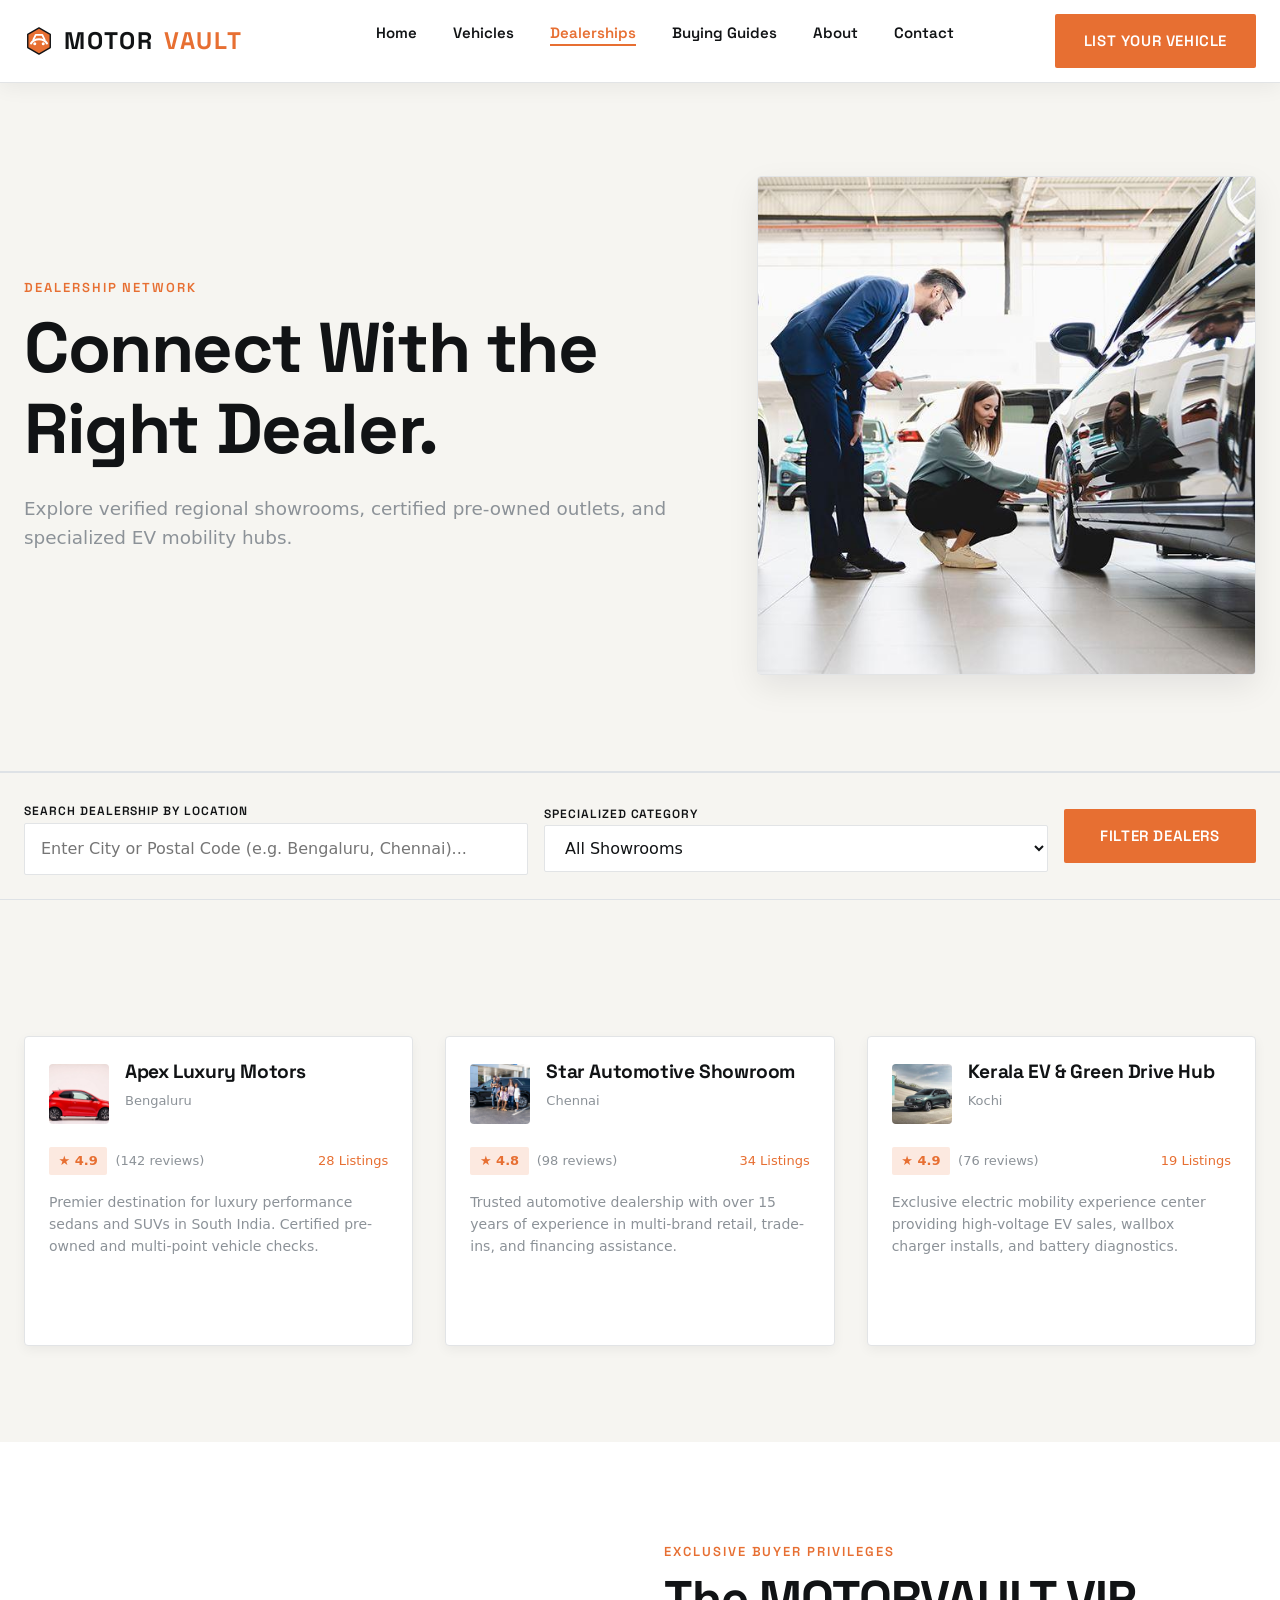
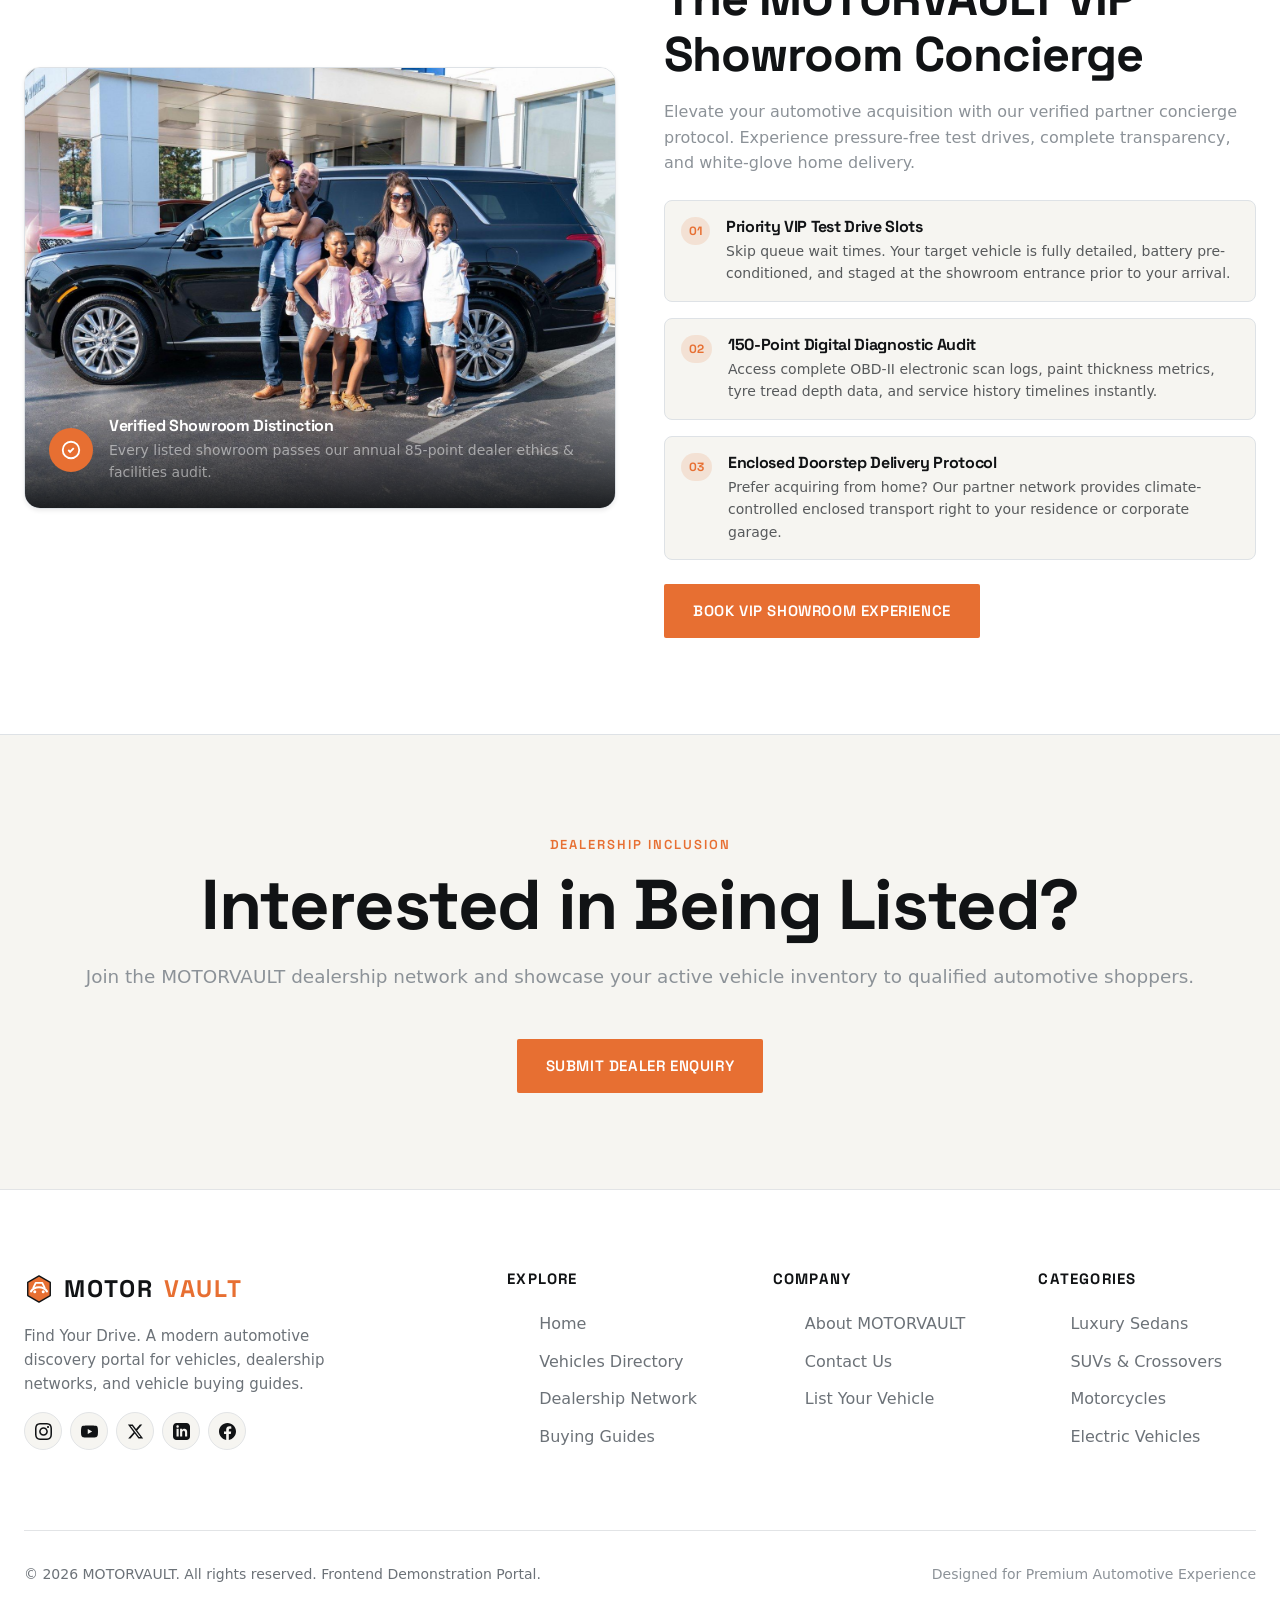
<file: dealerships.html>
<!DOCTYPE html>
<html lang="en">
<head>
  <meta charset="UTF-8">
  <meta name="viewport" content="width=device-width, initial-scale=1.0">
  <title>Dealership Directory — MOTORVAULT</title>
  <meta name="description" content="Discover verified dealership partners, view showroom locations, inspect sample inventories, and submit dealership inclusion inquiries.">
  <link rel="icon" type="image/svg+xml" href="assets/images/favicon.svg">
  
  <link href="https://cdn.jsdelivr.net/npm/bootstrap@5.3.2/dist/css/bootstrap.min.css" rel="stylesheet">
  <link rel="preconnect" href="https://fonts.googleapis.com">
  <link rel="preconnect" href="https://fonts.gstatic.com" crossorigin>
  <link href="https://fonts.googleapis.com/css2?family=Inter:wght@400;500;600;700&family=Space+Grotesk:wght@600;700;800&display=swap" rel="stylesheet">
  <link rel="stylesheet" href="assets/css/style.css">
</head>
<body>

  <!-- GLOBAL NAVBAR -->
  <header>
    <nav class="navbar-mv navbar-solid" aria-label="Main Navigation">
      <div class="container-custom nav-wrapper">
        <a href="index.html" class="brand-logo" aria-label="MOTORVAULT Home">
          <svg class="brand-icon" width="30" height="30" viewBox="0 0 32 32" fill="none" xmlns="http://www.w3.org/2000/svg">
            <path d="M16 2L28 9v14l-12 7L4 23V9l12-7z" fill="#E76F32" stroke="#111315" stroke-width="1.5" stroke-linejoin="round"/>
            <path d="M7.5 18.5C9.2 15.8 12.2 14.2 16 14.2c3.8 0 6.8 1.6 8.5 4.3" stroke="#FFFFFF" stroke-width="2.2" stroke-linecap="round"/>
            <path d="M10 14.5L12.5 9.5h7l2.5 5" stroke="#FFFFFF" stroke-width="2" stroke-linecap="round" stroke-linejoin="round"/>
            <circle cx="11.5" cy="19" r="1.6" fill="#FFFFFF"/>
            <circle cx="20.5" cy="19" r="1.6" fill="#FFFFFF"/>
          </svg>
          MOTOR<span>VAULT</span>
        </a>

        <ul class="nav-links-desktop">
          <li><a href="index.html" class="nav-link-item">Home</a></li>
          <li><a href="vehicles.html" class="nav-link-item">Vehicles</a></li>
          <li><a href="dealerships.html" class="nav-link-item active">Dealerships</a></li>
          <li><a href="buying-guides.html" class="nav-link-item">Buying Guides</a></li>
          <li><a href="about.html" class="nav-link-item">About</a></li>
          <li><a href="contact.html" class="nav-link-item">Contact</a></li>
        </ul>

        <div class="nav-actions-desktop">
          <button class="btn-mv btn-primary-mv open-list-vehicle-modal">List Your Vehicle</button>
        </div>

        <button class="hamburger-btn" id="hamburgerBtn" aria-label="Toggle navigation menu" aria-expanded="false">
          <span class="hamburger-line"></span>
          <span class="hamburger-line"></span>
          <span class="hamburger-line"></span>
        </button>
      </div>
    </nav>
  </header>

  <!-- MOBILE MENU OVERLAY -->
  <div class="mobile-menu-overlay" id="mobileMenuOverlay" role="dialog" aria-modal="true" aria-label="Mobile Navigation Menu">
    <nav class="mobile-menu-nav">
      <a href="index.html" class="mobile-nav-item"><span class="nav-num">01</span> Home</a>
      <a href="vehicles.html" class="mobile-nav-item"><span class="nav-num">02</span> Vehicles</a>
      <a href="dealerships.html" class="mobile-nav-item active"><span class="nav-num">03</span> Dealerships</a>
      <a href="buying-guides.html" class="mobile-nav-item"><span class="nav-num">04</span> Buying Guides</a>
      <a href="about.html" class="mobile-nav-item"><span class="nav-num">05</span> About</a>
      <a href="contact.html" class="mobile-nav-item"><span class="nav-num">06</span> Contact</a>
      <a href="#" class="mobile-nav-item open-list-vehicle-modal" style="color:var(--racing-orange);"><span class="nav-num">07</span> List Your Vehicle</a>
    </nav>
  </div>

  <main style="padding-top: 5rem;">

    <!-- SECTION 01 — HERO -->
    <section class="section-padding bg-warm-white border-bottom position-relative">
      <div class="container-custom">
        <div class="row align-items-center">
          <div class="col-lg-7 reveal">
            <span class="text-technical">Dealership Network</span>
            <h1 class="heading-xl mt-2 mb-4">Connect With the Right Dealer.</h1>
            <p class="lead text-muted-custom mb-4">Explore verified regional showrooms, certified pre-owned outlets, and specialized EV mobility hubs.</p>
          </div>
          <div class="col-lg-5 reveal">
            <img src="assets/images/22.jpg" alt="Automotive Showroom" style="border-radius:4px; border:1px solid var(--border-light); box-shadow:var(--shadow-md); width:100%;" loading="lazy">
          </div>
        </div>
      </div>
    </section>

    <!-- SECTION 02 & 03 — LOCATION SEARCH & CATEGORY FILTERS -->
    <section class="py-4 bg-warm-white border-bottom border-top">
      <div class="container-custom">
        <div class="row g-3 align-items-center">
          <div class="col-md-5">
            <label class="form-label-mv">Search Dealership by Location</label>
            <input type="text" class="form-control-mv" placeholder="Enter City or Postal Code (e.g. Bengaluru, Chennai)...">
          </div>
          <div class="col-md-5">
            <label class="form-label-mv">Specialized Category</label>
            <select class="form-select-mv">
              <option value="All">All Showrooms</option>
              <option value="New">New Vehicles</option>
              <option value="Used">Certified Pre-Owned</option>
              <option value="Luxury">Luxury Vehicles</option>
              <option value="EV">Electric Vehicle Hubs</option>
            </select>
          </div>
          <div class="col-md-2 d-flex align-items-end">
            <button class="btn-mv btn-primary-mv w-100">Filter Dealers</button>
          </div>
        </div>
      </div>
    </section>

    <!-- SECTION 04 — DEALERSHIP DIRECTORY GRID -->
    <section class="section-padding bg-warm-white">
      <div class="container-custom">
        <div class="dealership-grid" id="dealershipsGridContainer">
          <!-- Dynamically populated via main.js renderDealershipsPage() -->
        </div>
      </div>
    </section>

    <!-- SECTION 05 — UNIQUE VIP SHOWROOM CONCIERGE & TEST DRIVE PROTOCOL -->
    <section class="section-padding bg-white overflow-hidden">
      <div class="container-custom">
        <div class="row align-items-center g-5">
          <div class="col-lg-6 reveal">
            <div class="position-relative rounded-4 overflow-hidden border shadow-sm">
              <img src="assets/images/11.jpg" alt="MOTORVAULT VIP Showroom Experience" class="w-100 object-fit-cover" style="height: 440px; display:block;">
              <div class="position-absolute bottom-0 start-0 end-0 p-4" style="background: linear-gradient(180deg, transparent 0%, rgba(17, 19, 21, 0.92) 100%);">
                <div class="d-flex align-items-center gap-3">
                  <div class="p-2 rounded-circle" style="background:var(--racing-orange); color:#fff; width:44px; height:44px; display:flex; align-items:center; justify-content:center; flex-shrink:0;">
                    <svg width="22" height="22" fill="none" stroke="currentColor" stroke-width="2" viewBox="0 0 24 24"><path d="M9 12l2 2 4-4m6 2a9 9 0 11-18 0 9 9 0 0118 0z"/></svg>
                  </div>
                  <div>
                    <h4 class="h6 text-white mb-1 fw-bold">Verified Showroom Distinction</h4>
                    <p class="small text-white-50 mb-0">Every listed showroom passes our annual 85-point dealer ethics & facilities audit.</p>
                  </div>
                </div>
              </div>
            </div>
          </div>

          <div class="col-lg-6 reveal">
            <span class="text-technical">Exclusive Buyer Privileges</span>
            <h2 class="heading-lg mt-2 mb-3">The MOTORVAULT VIP Showroom Concierge</h2>
            <p class="text-muted-custom mb-4">Elevate your automotive acquisition with our verified partner concierge protocol. Experience pressure-free test drives, complete transparency, and white-glove home delivery.</p>

            <div class="d-flex flex-column gap-3 mb-4">
              <div class="p-3 rounded-3 border bg-warm-white d-flex align-items-start gap-3">
                <div class="badge rounded-pill p-2" style="background: rgba(231,111,50,0.15); color:var(--racing-orange); font-weight:700; font-family:var(--font-heading);">01</div>
                <div>
                  <h4 class="h6 mb-1 fw-bold" style="color:var(--obsidian);">Priority VIP Test Drive Slots</h4>
                  <p class="small text-muted mb-0">Skip queue wait times. Your target vehicle is fully detailed, battery pre-conditioned, and staged at the showroom entrance prior to your arrival.</p>
                </div>
              </div>

              <div class="p-3 rounded-3 border bg-warm-white d-flex align-items-start gap-3">
                <div class="badge rounded-pill p-2" style="background: rgba(231,111,50,0.15); color:var(--racing-orange); font-weight:700; font-family:var(--font-heading);">02</div>
                <div>
                  <h4 class="h6 mb-1 fw-bold" style="color:var(--obsidian);">150-Point Digital Diagnostic Audit</h4>
                  <p class="small text-muted mb-0">Access complete OBD-II electronic scan logs, paint thickness metrics, tyre tread depth data, and service history timelines instantly.</p>
                </div>
              </div>

              <div class="p-3 rounded-3 border bg-warm-white d-flex align-items-start gap-3">
                <div class="badge rounded-pill p-2" style="background: rgba(231,111,50,0.15); color:var(--racing-orange); font-weight:700; font-family:var(--font-heading);">03</div>
                <div>
                  <h4 class="h6 mb-1 fw-bold" style="color:var(--obsidian);">Enclosed Doorstep Delivery Protocol</h4>
                  <p class="small text-muted mb-0">Prefer acquiring from home? Our partner network provides climate-controlled enclosed transport right to your residence or corporate garage.</p>
                </div>
              </div>
            </div>

            <button class="btn-mv btn-primary-mv" onclick="openModalById('dealerInquiryModal')">Book VIP Showroom Experience</button>
          </div>
        </div>
      </div>
    </section>

    <!-- SECTION 06 — DEALER ENQUIRY CTA -->
    <section class="section-padding bg-warm-white text-center border-top">
      <div class="container-custom reveal">
        <span class="text-technical">Dealership Inclusion</span>
        <h2 class="heading-xl mt-2 mb-3">Interested in Being Listed?</h2>
        <p class="lead text-muted-custom max-w-700 mx-auto mb-5">Join the MOTORVAULT dealership network and showcase your active vehicle inventory to qualified automotive shoppers.</p>
        <button class="btn-mv btn-primary-mv" onclick="openModalById('dealerInquiryModal')">Submit Dealer Enquiry</button>
      </div>
    </section>

  </main>

  <!-- SHARED FOOTER -->
  <footer class="footer-mv">
    <div class="container-custom">
      <div class="footer-grid">
        <div class="footer-brand">
          <a href="index.html" class="brand-logo mb-3">
            <svg class="brand-icon" width="30" height="30" viewBox="0 0 32 32" fill="none" xmlns="http://www.w3.org/2000/svg">
              <path d="M16 2L28 9v14l-12 7L4 23V9l12-7z" fill="#E76F32" stroke="#111315" stroke-width="1.5" stroke-linejoin="round"/>
              <path d="M7.5 18.5C9.2 15.8 12.2 14.2 16 14.2c3.8 0 6.8 1.6 8.5 4.3" stroke="#FFFFFF" stroke-width="2.2" stroke-linecap="round"/>
              <path d="M10 14.5L12.5 9.5h7l2.5 5" stroke="#FFFFFF" stroke-width="2" stroke-linecap="round" stroke-linejoin="round"/>
              <circle cx="11.5" cy="19" r="1.6" fill="#FFFFFF"/>
              <circle cx="20.5" cy="19" r="1.6" fill="#FFFFFF"/>
            </svg>
            MOTOR<span>VAULT</span>
          </a>
          <p>Find Your Drive. A modern automotive discovery portal for vehicles, dealership networks, and vehicle buying guides.</p>
          <div class="social-links-wrap mt-3 d-flex align-items-center gap-2">
            <a href="https://instagram.com" target="_blank" rel="noopener" class="social-icon-btn" aria-label="Instagram">
              <svg width="17" height="17" fill="currentColor" viewBox="0 0 24 24"><path d="M12 2.163c3.204 0 3.584.012 4.85.07 3.252.148 4.771 1.691 4.919 4.919.058 1.265.069 1.645.069 4.849 0 3.205-.012 3.584-.069 4.849-.149 3.225-1.664 4.771-4.919 4.919-1.266.058-1.644.07-4.85.07-3.204 0-3.584-.012-4.849-.07-3.26-.149-4.771-1.699-4.919-4.92-.058-1.265-.07-1.644-.07-4.849 0-3.204.013-3.583.07-4.849.149-3.227 1.664-4.771 4.919-4.919 1.266-.057 1.645-.069 4.849-.069zm0-2.163c-3.259 0-3.667.014-4.947.072-4.358.2-6.78 2.618-6.98 6.98-.059 1.281-.073 1.689-.073 4.948 0 3.259.014 3.668.072 4.948.2 4.358 2.618 6.78 6.98 6.98 1.281.058 1.689.072 4.948.072 3.259 0 3.668-.014 4.948-.072 4.354-.2 6.782-2.618 6.979-6.98.059-1.28.073-1.689.073-4.948 0-3.259-.014-3.667-.072-4.947-.196-4.354-2.617-6.78-6.979-6.98-1.281-.059-1.69-.073-4.949-.073zm0 5.838c-3.403 0-6.162 2.759-6.162 6.162s2.759 6.163 6.162 6.163 6.162-2.759 6.162-6.163c0-3.403-2.759-6.162-6.162-6.162zm0 10.162c-2.209 0-4-1.79-4-4 0-2.209 1.791-4 4-4s4 1.791 4 4c0 2.21-1.791 4-4 4zm6.406-11.845c-.796 0-1.441.645-1.441 1.44s.645 1.44 1.441 1.44c.795 0 1.439-.645 1.439-1.44s-.644-1.44-1.439-1.44z"/></svg>
            </a>
            <a href="https://youtube.com" target="_blank" rel="noopener" class="social-icon-btn" aria-label="YouTube">
              <svg width="17" height="17" fill="currentColor" viewBox="0 0 24 24"><path d="M23.498 6.186a3.016 3.016 0 0 0-2.122-2.136C19.505 3.545 12 3.545 12 3.545s-7.505 0-9.377.505A3.017 3.017 0 0 0 .502 6.186C0 8.07 0 12 0 12s0 3.93.502 5.814a3.016 3.016 0 0 0 2.122 2.136c1.871.505 9.376.505 9.376.505s7.505 0 9.377-.505a3.015 3.015 0 0 0 2.122-2.136C24 15.93 24 12 24 12s0-3.93-.502-5.814zM9.545 15.568V8.432L15.818 12l-6.273 3.568z"/></svg>
            </a>
            <a href="https://x.com" target="_blank" rel="noopener" class="social-icon-btn" aria-label="X (Twitter)">
              <svg width="17" height="17" fill="currentColor" viewBox="0 0 24 24"><path d="M18.244 2.25h3.308l-7.227 8.26 8.502 11.24H16.17l-5.214-6.817L4.99 21.75H1.68l7.73-8.835L1.254 2.25H8.08l4.713 6.231zm-1.161 17.52h1.833L7.084 4.126H5.117z"/></svg>
            </a>
            <a href="https://linkedin.com" target="_blank" rel="noopener" class="social-icon-btn" aria-label="LinkedIn">
              <svg width="17" height="17" fill="currentColor" viewBox="0 0 24 24"><path d="M19 0h-14c-2.761 0-5 2.239-5 5v14c0 2.761 2.239 5 5 5h14c2.762 0 5-2.239 5-5v-14c0-2.761-2.238-5-5-5zm-11 19h-3v-11h3v11zm-1.5-12.268c-.966 0-1.75-.79-1.75-1.764s.784-1.764 1.75-1.764 1.75.79 1.75 1.764-.783 1.764-1.75 1.764zm13.5 12.268h-3v-5.604c0-3.368-4-3.113-4 0v5.604h-3v-11h3v1.765c1.396-2.586 7-2.777 7 2.476v6.759z"/></svg>
            </a>
            <a href="https://facebook.com" target="_blank" rel="noopener" class="social-icon-btn" aria-label="Facebook">
              <svg width="17" height="17" fill="currentColor" viewBox="0 0 24 24"><path d="M24 12.073c0-6.627-5.373-12-12-12s-12 5.373-12 12c0 5.99 4.388 10.954 10.125 11.854v-8.385H7.078v-3.47h3.047V9.43c0-3.007 1.792-4.669 4.533-4.669 1.312 0 2.686.235 2.686.235v2.953H15.83c-1.491 0-1.956.925-1.956 1.874v2.25h3.328l-.532 3.47h-2.796v8.385C19.612 23.027 24 18.062 24 12.073z"/></svg>
            </a>
          </div>
        </div>
        <div>
          <h4 class="footer-heading">Explore</h4>
          <ul class="footer-links">
            <li><a href="index.html">Home</a></li>
            <li><a href="vehicles.html">Vehicles Directory</a></li>
            <li><a href="dealerships.html">Dealership Network</a></li>
            <li><a href="buying-guides.html">Buying Guides</a></li>
          </ul>
        </div>
        <div>
          <h4 class="footer-heading">Company</h4>
          <ul class="footer-links">
            <li><a href="about.html">About MOTORVAULT</a></li>
            <li><a href="contact.html">Contact Us</a></li>
            <li><a href="#" class="open-list-vehicle-modal">List Your Vehicle</a></li>
          </ul>
        </div>
        <div>
          <h4 class="footer-heading">Categories</h4>
          <ul class="footer-links">
            <li><a href="vehicles.html">Luxury Sedans</a></li>
            <li><a href="vehicles.html">SUVs & Crossovers</a></li>
            <li><a href="vehicles.html">Motorcycles</a></li>
            <li><a href="vehicles.html">Electric Vehicles</a></li>
          </ul>
        </div>
      </div>
      <div class="footer-bottom">
        <p>© 2026 MOTORVAULT. All rights reserved. Frontend Demonstration Portal.</p>
        <p style="color:var(--steel-gray);">Designed for Premium Automotive Experience</p>
      </div>
    </div>
  </footer>

  <button class="back-to-top" id="backToTopBtn" aria-label="Back to top">
    <svg width="20" height="20" fill="none" stroke="currentColor" stroke-width="2" viewBox="0 0 24 24"><path d="M12 19V5M5 12l7-7 7 7"/></svg>
  </button>

  <!-- SECTION 05 — DEALERSHIP PROFILE MODAL -->
  <div class="modal-mv" id="dealerModal" role="dialog" aria-modal="true">
    <div class="modal-backdrop-mv"></div>
    <div class="modal-dialog-mv">
      <div class="modal-header-mv">
        <h3 style="font-size:1.25rem; margin:0;">Dealership Profile</h3>
        <button class="modal-close-btn" aria-label="Close modal">&times;</button>
      </div>
      <div class="modal-body-mv" id="dealerModalBody"></div>
    </div>
  </div>

  <!-- DEALER ENQUIRY MODAL -->
  <div class="modal-mv" id="dealerInquiryModal" role="dialog" aria-modal="true">
    <div class="modal-backdrop-mv"></div>
    <div class="modal-dialog-mv">
      <div class="modal-header-mv">
        <h3 style="font-size:1.25rem; margin:0;">Dealership Network Inclusion Enquiry</h3>
        <button class="modal-close-btn" aria-label="Close modal">&times;</button>
      </div>
      <div class="modal-body-mv">
        <form onsubmit="handleInquirySubmit(event)">
          <div class="mb-3">
            <label class="form-label-mv">Dealership Business Name</label>
            <input type="text" class="form-control-mv" required>
          </div>
          <div class="mb-3">
            <label class="form-label-mv">City / Region</label>
            <input type="text" class="form-control-mv" required>
          </div>
          <div class="mb-3">
            <label class="form-label-mv">Contact Person</label>
            <input type="text" class="form-control-mv" required>
          </div>
          <div class="mb-3">
            <label class="form-label-mv">Official Business Email</label>
            <input type="email" class="form-control-mv" required>
          </div>
          <button type="submit" class="btn-mv btn-primary-mv w-100">Submit Dealership Registration Request</button>
        </form>
      </div>
    </div>
  </div>

  <!-- LISTING SUBMISSION MODAL -->
  <div class="modal-mv" id="submitListingModal" role="dialog" aria-modal="true">
    <div class="modal-backdrop-mv"></div>
    <div class="modal-dialog-mv">
      <div class="modal-header-mv">
        <h3 style="font-size:1.25rem; margin:0;">Submit Vehicle Listing</h3>
        <button class="modal-close-btn" aria-label="Close modal">&times;</button>
      </div>
      <div class="modal-body-mv">
        <form id="listingSubmissionForm">
          <div class="row g-3 mb-3">
            <div class="col-md-6"><label class="form-label-mv">Make</label><input type="text" class="form-control-mv" required></div>
            <div class="col-md-6"><label class="form-label-mv">Model</label><input type="text" class="form-control-mv" required></div>
          </div>
          <button type="submit" class="btn-mv btn-primary-mv w-100">Submit Listing Demonstration</button>
        </form>
      </div>
    </div>
  </div>

  <script src="assets/js/main.js"></script>
</body>
</html>
</file>
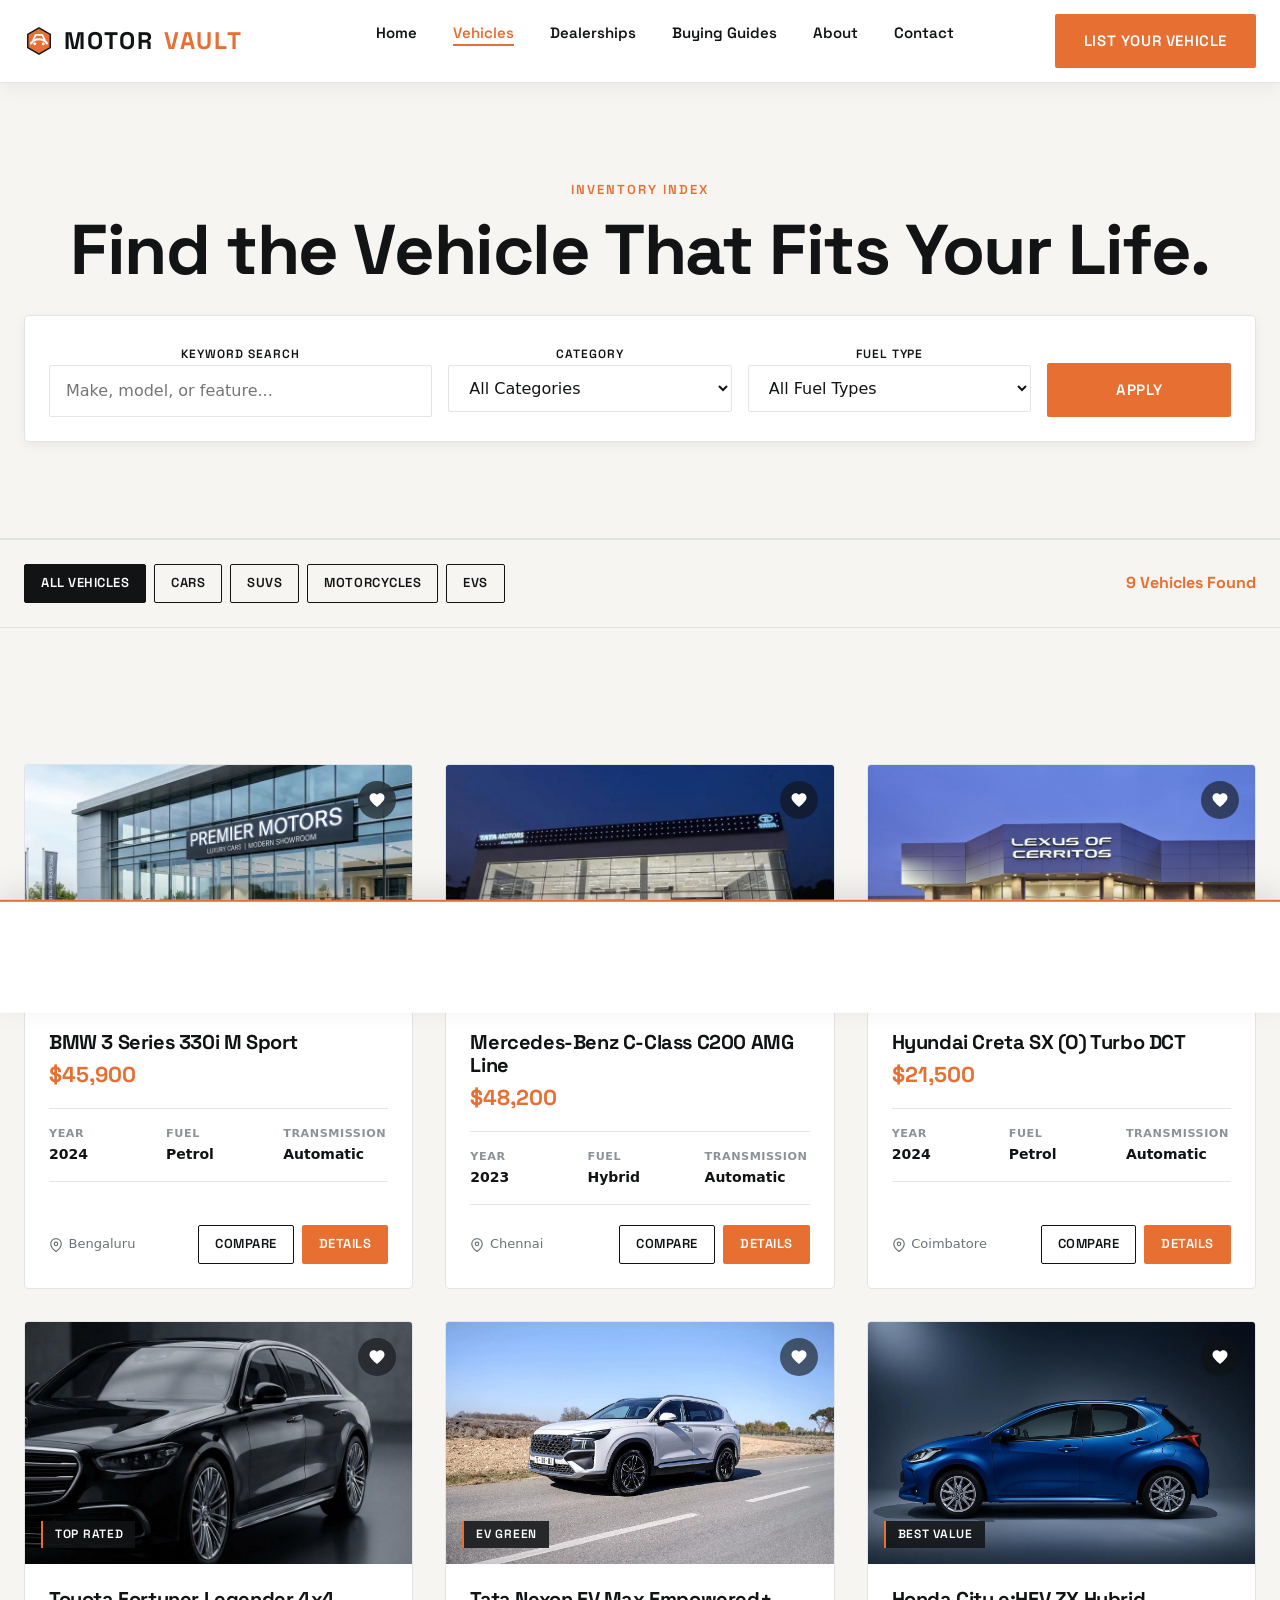
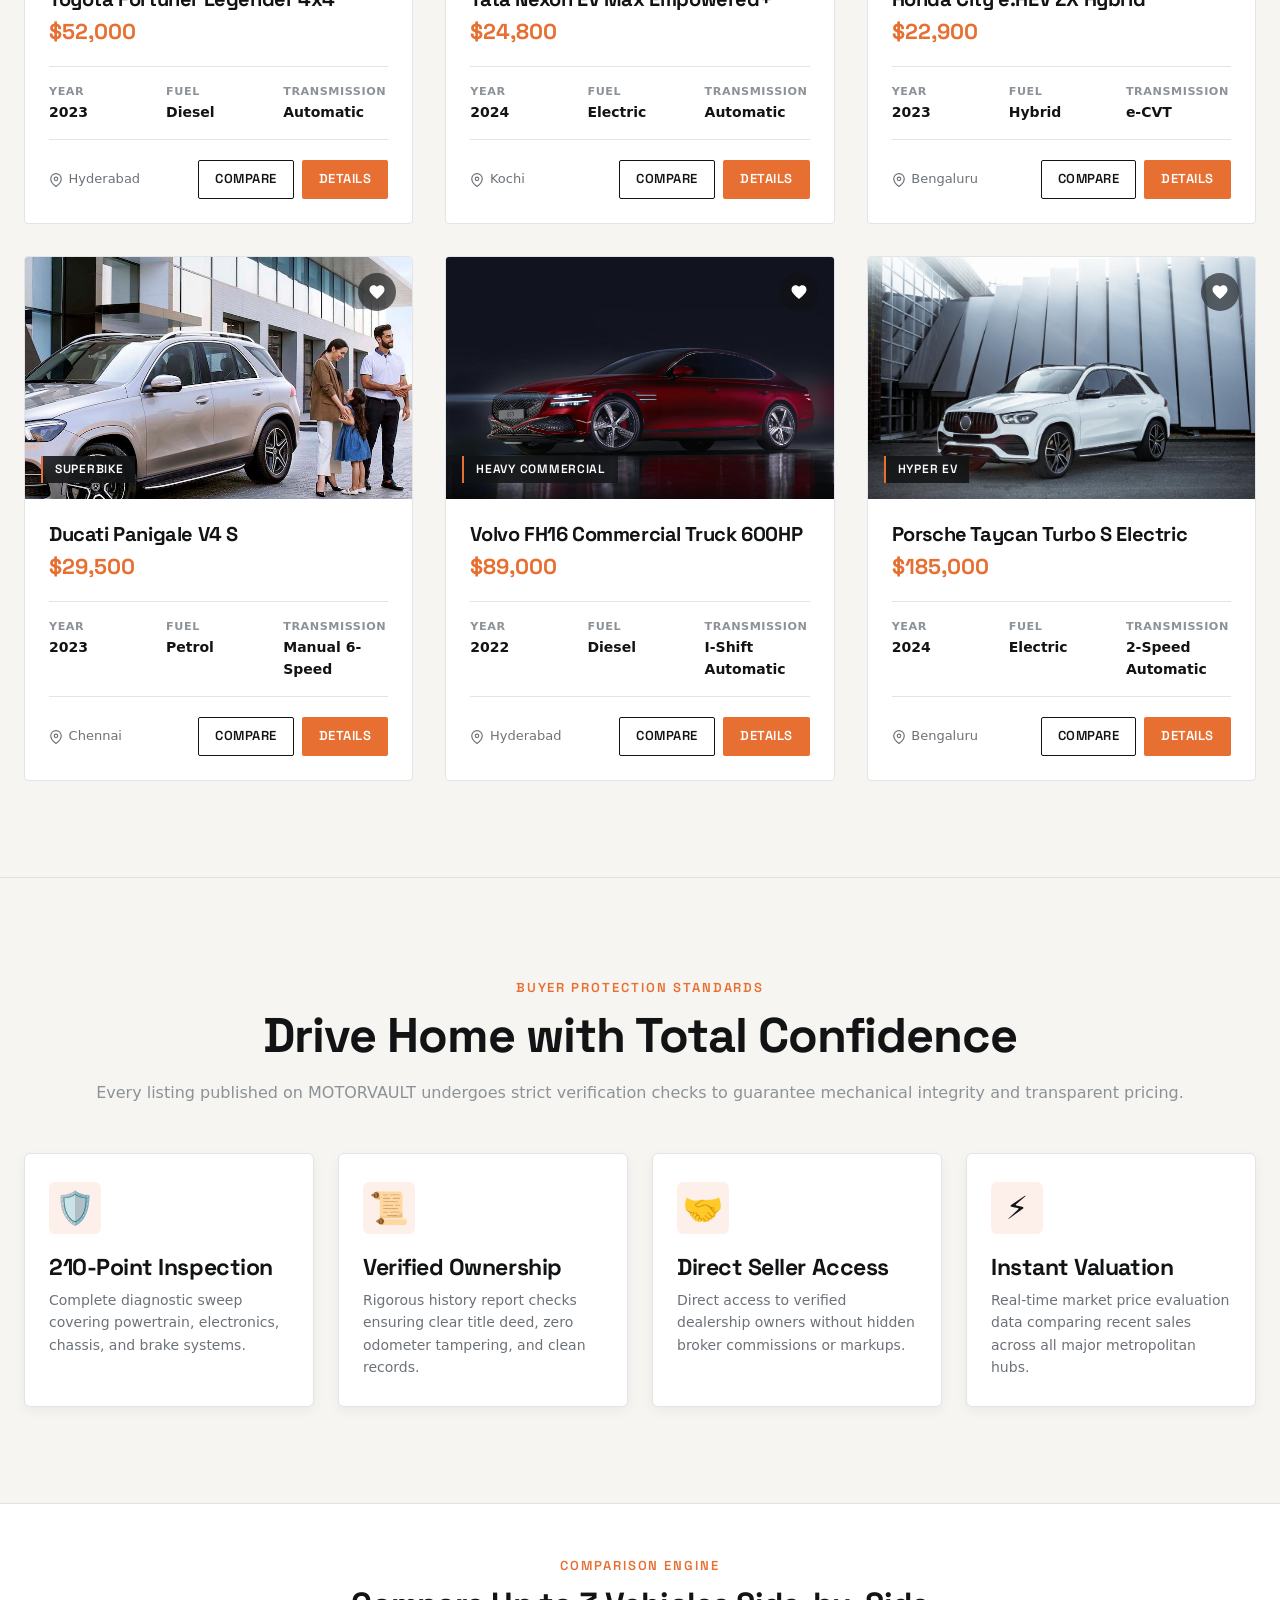
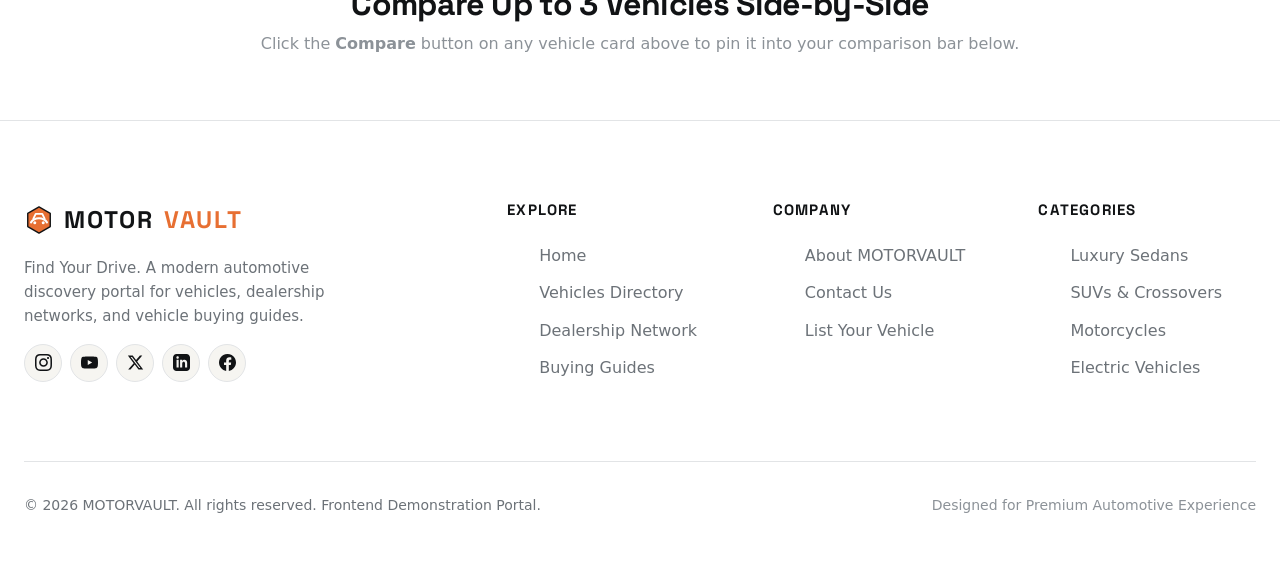
<file: vehicles.html>
<!DOCTYPE html>
<html lang="en">
<head>
  <meta charset="UTF-8">
  <meta name="viewport" content="width=device-width, initial-scale=1.0">
  <title>Vehicles Directory — MOTORVAULT</title>
  <meta name="description" content="Explore and filter pre-owned and new vehicle listings across luxury sedans, SUVs, electric vehicles, and motorcycles on MOTORVAULT.">
  <link rel="icon" type="image/svg+xml" href="assets/images/favicon.svg">
  
  <link href="https://cdn.jsdelivr.net/npm/bootstrap@5.3.2/dist/css/bootstrap.min.css" rel="stylesheet">
  <link rel="preconnect" href="https://fonts.googleapis.com">
  <link rel="preconnect" href="https://fonts.gstatic.com" crossorigin>
  <link href="https://fonts.googleapis.com/css2?family=Inter:wght@400;500;600;700&family=Space+Grotesk:wght@600;700;800&display=swap" rel="stylesheet">
  <link rel="stylesheet" href="assets/css/style.css">
</head>
<body>

  <!-- GLOBAL NAVBAR -->
  <header>
    <nav class="navbar-mv navbar-solid" aria-label="Main Navigation">
      <div class="container-custom nav-wrapper">
        <a href="index.html" class="brand-logo" aria-label="MOTORVAULT Home">
          <svg class="brand-icon" width="30" height="30" viewBox="0 0 32 32" fill="none" xmlns="http://www.w3.org/2000/svg">
            <path d="M16 2L28 9v14l-12 7L4 23V9l12-7z" fill="#E76F32" stroke="#111315" stroke-width="1.5" stroke-linejoin="round"/>
            <path d="M7.5 18.5C9.2 15.8 12.2 14.2 16 14.2c3.8 0 6.8 1.6 8.5 4.3" stroke="#FFFFFF" stroke-width="2.2" stroke-linecap="round"/>
            <path d="M10 14.5L12.5 9.5h7l2.5 5" stroke="#FFFFFF" stroke-width="2" stroke-linecap="round" stroke-linejoin="round"/>
            <circle cx="11.5" cy="19" r="1.6" fill="#FFFFFF"/>
            <circle cx="20.5" cy="19" r="1.6" fill="#FFFFFF"/>
          </svg>
          MOTOR<span>VAULT</span>
        </a>

        <ul class="nav-links-desktop">
          <li><a href="index.html" class="nav-link-item">Home</a></li>
          <li><a href="vehicles.html" class="nav-link-item active">Vehicles</a></li>
          <li><a href="dealerships.html" class="nav-link-item">Dealerships</a></li>
          <li><a href="buying-guides.html" class="nav-link-item">Buying Guides</a></li>
          <li><a href="about.html" class="nav-link-item">About</a></li>
          <li><a href="contact.html" class="nav-link-item">Contact</a></li>
        </ul>

        <div class="nav-actions-desktop">
          <button class="btn-mv btn-primary-mv open-list-vehicle-modal">List Your Vehicle</button>
        </div>

        <button class="hamburger-btn" id="hamburgerBtn" aria-label="Toggle navigation menu" aria-expanded="false">
          <span class="hamburger-line"></span>
          <span class="hamburger-line"></span>
          <span class="hamburger-line"></span>
        </button>
      </div>
    </nav>
  </header>

  <!-- MOBILE MENU OVERLAY -->
  <div class="mobile-menu-overlay" id="mobileMenuOverlay" role="dialog" aria-modal="true" aria-label="Mobile Navigation Menu">
    <nav class="mobile-menu-nav">
      <a href="index.html" class="mobile-nav-item"><span class="nav-num">01</span> Home</a>
      <a href="vehicles.html" class="mobile-nav-item active"><span class="nav-num">02</span> Vehicles</a>
      <a href="dealerships.html" class="mobile-nav-item"><span class="nav-num">03</span> Dealerships</a>
      <a href="buying-guides.html" class="mobile-nav-item"><span class="nav-num">04</span> Buying Guides</a>
      <a href="about.html" class="mobile-nav-item"><span class="nav-num">05</span> About</a>
      <a href="contact.html" class="mobile-nav-item"><span class="nav-num">06</span> Contact</a>
      <a href="#" class="mobile-nav-item open-list-vehicle-modal" style="color:var(--racing-orange);"><span class="nav-num">07</span> List Your Vehicle</a>
    </nav>
  </div>

  <main style="padding-top: 5rem;">

    <!-- SECTION 01 — SEARCH HERO -->
    <section class="section-padding bg-warm-white text-center border-bottom">
      <div class="container-custom reveal text-center max-w-800 mx-auto">
        <span class="text-technical">Inventory Index</span>
        <h1 class="heading-xl mt-2 mb-4 text-center">Find the Vehicle That Fits Your Life.</h1>
        
        <div style="background:var(--pure-white); border:1px solid var(--border-light); padding:1.5rem; border-radius:4px; box-shadow: var(--shadow-sm);">
          <div class="row g-3">
            <div class="col-lg-4 col-md-6">
              <label class="form-label-mv">Keyword Search</label>
              <input type="text" class="form-control-mv" id="filterKeyword" placeholder="Make, model, or feature..." oninput="renderVehiclesPage()">
            </div>
            <div class="col-lg-3 col-md-6">
              <label class="form-label-mv">Category</label>
              <select class="form-select-mv" id="filterCategory" onchange="renderVehiclesPage()">
                <option value="All">All Categories</option>
                <option value="Cars">Cars</option>
                <option value="SUVs">SUVs & Crossovers</option>
                <option value="Motorcycles">Motorcycles</option>
                <option value="Electric Vehicles">Electric Vehicles</option>
                <option value="Commercial Vehicles">Commercial Fleets</option>
              </select>
            </div>
            <div class="col-lg-3 col-md-6">
              <label class="form-label-mv">Fuel Type</label>
              <select class="form-select-mv" id="filterFuel" onchange="renderVehiclesPage()">
                <option value="All">All Fuel Types</option>
                <option value="Petrol">Petrol</option>
                <option value="Diesel">Diesel</option>
                <option value="Hybrid">Hybrid</option>
                <option value="Electric">Electric</option>
              </select>
            </div>
            <div class="col-lg-2 col-md-6 d-flex align-items-end">
              <button class="btn-mv btn-primary-mv w-100" onclick="renderVehiclesPage()">Apply</button>
            </div>
          </div>
        </div>
      </div>
    </section>

    <!-- SECTION 02 & 03 — INTERACTIVE CATEGORY TABS & ADVANCED FILTER PANEL -->
    <section class="py-4 bg-warm-white border-bottom border-top">
      <div class="container-custom">
        <div class="d-flex flex-wrap align-items-center justify-content-between gap-3">
          <!-- Category Quick Tabs -->
          <div class="d-flex flex-wrap gap-2">
            <button class="btn-mv btn-dark-outline btn-sm active" onclick="document.getElementById('filterCategory').value='All'; renderVehiclesPage();">All Vehicles</button>
            <button class="btn-mv btn-dark-outline btn-sm" onclick="document.getElementById('filterCategory').value='Cars'; renderVehiclesPage();">Cars</button>
            <button class="btn-mv btn-dark-outline btn-sm" onclick="document.getElementById('filterCategory').value='SUVs'; renderVehiclesPage();">SUVs</button>
            <button class="btn-mv btn-dark-outline btn-sm" onclick="document.getElementById('filterCategory').value='Motorcycles'; renderVehiclesPage();">Motorcycles</button>
            <button class="btn-mv btn-dark-outline btn-sm" onclick="document.getElementById('filterCategory').value='Electric Vehicles'; renderVehiclesPage();">EVs</button>
          </div>

          <div style="font-family:var(--font-heading); font-weight:700; color:var(--racing-orange);" id="resultsCount">
            8 Vehicles Found
          </div>
        </div>
      </div>
    </section>

    <!-- SECTION 04 — VEHICLE RESULTS GRID -->
    <section class="section-padding bg-warm-white">
      <div class="container-custom">
        <div class="vehicle-grid" id="vehiclesGridContainer">
          <!-- Dynamically populated via main.js renderVehiclesPage() -->
        </div>
      </div>
    </section>

    <!-- SECTION 04.5 — BUYER PROTECTION STANDARDS -->
    <section class="section-padding bg-warm-white border-top">
      <div class="container-custom">
        <div class="text-center max-w-700 mx-auto reveal mb-5">
          <span class="text-technical">Buyer Protection Standards</span>
          <h2 class="heading-lg mt-2 mb-3">Drive Home with Total Confidence</h2>
          <p class="text-muted-custom">Every listing published on MOTORVAULT undergoes strict verification checks to guarantee mechanical integrity and transparent pricing.</p>
        </div>

        <div class="row g-4">
          <div class="col-lg-3 col-md-6 reveal">
            <div class="feature-standard-card">
              <div class="standard-icon">🛡️</div>
              <h3 class="heading-sm mb-2">210-Point Inspection</h3>
              <p style="font-size:0.875rem; color:var(--text-muted); margin:0;">Complete diagnostic sweep covering powertrain, electronics, chassis, and brake systems.</p>
            </div>
          </div>

          <div class="col-lg-3 col-md-6 reveal">
            <div class="feature-standard-card">
              <div class="standard-icon">📜</div>
              <h3 class="heading-sm mb-2">Verified Ownership</h3>
              <p style="font-size:0.875rem; color:var(--text-muted); margin:0;">Rigorous history report checks ensuring clear title deed, zero odometer tampering, and clean records.</p>
            </div>
          </div>

          <div class="col-lg-3 col-md-6 reveal">
            <div class="feature-standard-card">
              <div class="standard-icon">🤝</div>
              <h3 class="heading-sm mb-2">Direct Seller Access</h3>
              <p style="font-size:0.875rem; color:var(--text-muted); margin:0;">Direct access to verified dealership owners without hidden broker commissions or markups.</p>
            </div>
          </div>

          <div class="col-lg-3 col-md-6 reveal">
            <div class="feature-standard-card">
              <div class="standard-icon">⚡</div>
              <h3 class="heading-sm mb-2">Instant Valuation</h3>
              <p style="font-size:0.875rem; color:var(--text-muted); margin:0;">Real-time market price evaluation data comparing recent sales across all major metropolitan hubs.</p>
            </div>
          </div>
        </div>
      </div>
    </section>

    <!-- SECTION 05 — COMPARE VEHICLES INSTRUCTION -->
    <section class="py-5 bg-white text-center border-top">
      <div class="container-custom">
        <span class="text-technical">Comparison Engine</span>
        <h3 class="heading-md mt-2 mb-2">Compare Up to 3 Vehicles Side-by-Side</h3>
        <p class="text-muted-custom max-w-700 mx-auto">Click the <strong>Compare</strong> button on any vehicle card above to pin it into your comparison bar below.</p>
      </div>
    </section>

  </main>

  <!-- SHARED FOOTER -->
  <footer class="footer-mv">
    <div class="container-custom">
      <div class="footer-grid">
        <div class="footer-brand">
          <a href="index.html" class="brand-logo mb-3">
            <svg class="brand-icon" width="30" height="30" viewBox="0 0 32 32" fill="none" xmlns="http://www.w3.org/2000/svg">
              <path d="M16 2L28 9v14l-12 7L4 23V9l12-7z" fill="#E76F32" stroke="#111315" stroke-width="1.5" stroke-linejoin="round"/>
              <path d="M7.5 18.5C9.2 15.8 12.2 14.2 16 14.2c3.8 0 6.8 1.6 8.5 4.3" stroke="#FFFFFF" stroke-width="2.2" stroke-linecap="round"/>
              <path d="M10 14.5L12.5 9.5h7l2.5 5" stroke="#FFFFFF" stroke-width="2" stroke-linecap="round" stroke-linejoin="round"/>
              <circle cx="11.5" cy="19" r="1.6" fill="#FFFFFF"/>
              <circle cx="20.5" cy="19" r="1.6" fill="#FFFFFF"/>
            </svg>
            MOTOR<span>VAULT</span>
          </a>
          <p>Find Your Drive. A modern automotive discovery portal for vehicles, dealership networks, and vehicle buying guides.</p>
          <div class="social-links-wrap mt-3 d-flex align-items-center gap-2">
            <a href="https://instagram.com" target="_blank" rel="noopener" class="social-icon-btn" aria-label="Instagram">
              <svg width="17" height="17" fill="currentColor" viewBox="0 0 24 24"><path d="M12 2.163c3.204 0 3.584.012 4.85.07 3.252.148 4.771 1.691 4.919 4.919.058 1.265.069 1.645.069 4.849 0 3.205-.012 3.584-.069 4.849-.149 3.225-1.664 4.771-4.919 4.919-1.266.058-1.644.07-4.85.07-3.204 0-3.584-.012-4.849-.07-3.26-.149-4.771-1.699-4.919-4.92-.058-1.265-.07-1.644-.07-4.849 0-3.204.013-3.583.07-4.849.149-3.227 1.664-4.771 4.919-4.919 1.266-.057 1.645-.069 4.849-.069zm0-2.163c-3.259 0-3.667.014-4.947.072-4.358.2-6.78 2.618-6.98 6.98-.059 1.281-.073 1.689-.073 4.948 0 3.259.014 3.668.072 4.948.2 4.358 2.618 6.78 6.98 6.98 1.281.058 1.689.072 4.948.072 3.259 0 3.668-.014 4.948-.072 4.354-.2 6.782-2.618 6.979-6.98.059-1.28.073-1.689.073-4.948 0-3.259-.014-3.667-.072-4.947-.196-4.354-2.617-6.78-6.979-6.98-1.281-.059-1.69-.073-4.949-.073zm0 5.838c-3.403 0-6.162 2.759-6.162 6.162s2.759 6.163 6.162 6.163 6.162-2.759 6.162-6.163c0-3.403-2.759-6.162-6.162-6.162zm0 10.162c-2.209 0-4-1.79-4-4 0-2.209 1.791-4 4-4s4 1.791 4 4c0 2.21-1.791 4-4 4zm6.406-11.845c-.796 0-1.441.645-1.441 1.44s.645 1.44 1.441 1.44c.795 0 1.439-.645 1.439-1.44s-.644-1.44-1.439-1.44z"/></svg>
            </a>
            <a href="https://youtube.com" target="_blank" rel="noopener" class="social-icon-btn" aria-label="YouTube">
              <svg width="17" height="17" fill="currentColor" viewBox="0 0 24 24"><path d="M23.498 6.186a3.016 3.016 0 0 0-2.122-2.136C19.505 3.545 12 3.545 12 3.545s-7.505 0-9.377.505A3.017 3.017 0 0 0 .502 6.186C0 8.07 0 12 0 12s0 3.93.502 5.814a3.016 3.016 0 0 0 2.122 2.136c1.871.505 9.376.505 9.376.505s7.505 0 9.377-.505a3.015 3.015 0 0 0 2.122-2.136C24 15.93 24 12 24 12s0-3.93-.502-5.814zM9.545 15.568V8.432L15.818 12l-6.273 3.568z"/></svg>
            </a>
            <a href="https://x.com" target="_blank" rel="noopener" class="social-icon-btn" aria-label="X (Twitter)">
              <svg width="17" height="17" fill="currentColor" viewBox="0 0 24 24"><path d="M18.244 2.25h3.308l-7.227 8.26 8.502 11.24H16.17l-5.214-6.817L4.99 21.75H1.68l7.73-8.835L1.254 2.25H8.08l4.713 6.231zm-1.161 17.52h1.833L7.084 4.126H5.117z"/></svg>
            </a>
            <a href="https://linkedin.com" target="_blank" rel="noopener" class="social-icon-btn" aria-label="LinkedIn">
              <svg width="17" height="17" fill="currentColor" viewBox="0 0 24 24"><path d="M19 0h-14c-2.761 0-5 2.239-5 5v14c0 2.761 2.239 5 5 5h14c2.762 0 5-2.239 5-5v-14c0-2.761-2.238-5-5-5zm-11 19h-3v-11h3v11zm-1.5-12.268c-.966 0-1.75-.79-1.75-1.764s.784-1.764 1.75-1.764 1.75.79 1.75 1.764-.783 1.764-1.75 1.764zm13.5 12.268h-3v-5.604c0-3.368-4-3.113-4 0v5.604h-3v-11h3v1.765c1.396-2.586 7-2.777 7 2.476v6.759z"/></svg>
            </a>
            <a href="https://facebook.com" target="_blank" rel="noopener" class="social-icon-btn" aria-label="Facebook">
              <svg width="17" height="17" fill="currentColor" viewBox="0 0 24 24"><path d="M24 12.073c0-6.627-5.373-12-12-12s-12 5.373-12 12c0 5.99 4.388 10.954 10.125 11.854v-8.385H7.078v-3.47h3.047V9.43c0-3.007 1.792-4.669 4.533-4.669 1.312 0 2.686.235 2.686.235v2.953H15.83c-1.491 0-1.956.925-1.956 1.874v2.25h3.328l-.532 3.47h-2.796v8.385C19.612 23.027 24 18.062 24 12.073z"/></svg>
            </a>
          </div>
        </div>
        <div>
          <h4 class="footer-heading">Explore</h4>
          <ul class="footer-links">
            <li><a href="index.html">Home</a></li>
            <li><a href="vehicles.html">Vehicles Directory</a></li>
            <li><a href="dealerships.html">Dealership Network</a></li>
            <li><a href="buying-guides.html">Buying Guides</a></li>
          </ul>
        </div>
        <div>
          <h4 class="footer-heading">Company</h4>
          <ul class="footer-links">
            <li><a href="about.html">About MOTORVAULT</a></li>
            <li><a href="contact.html">Contact Us</a></li>
            <li><a href="#" class="open-list-vehicle-modal">List Your Vehicle</a></li>
          </ul>
        </div>
        <div>
          <h4 class="footer-heading">Categories</h4>
          <ul class="footer-links">
            <li><a href="vehicles.html">Luxury Sedans</a></li>
            <li><a href="vehicles.html">SUVs & Crossovers</a></li>
            <li><a href="vehicles.html">Motorcycles</a></li>
            <li><a href="vehicles.html">Electric Vehicles</a></li>
          </ul>
        </div>
      </div>
      <div class="footer-bottom">
        <p>© 2026 MOTORVAULT. All rights reserved. Frontend Demonstration Portal.</p>
        <p style="color:var(--steel-gray);">Designed for Premium Automotive Experience</p>
      </div>
    </div>
  </footer>

  <button class="back-to-top" id="backToTopBtn" aria-label="Back to top">
    <svg width="20" height="20" fill="none" stroke="currentColor" stroke-width="2" viewBox="0 0 24 24"><path d="M12 19V5M5 12l7-7 7 7"/></svg>
  </button>

  <!-- COMPARISON DRAWER -->
  <div class="comparison-drawer" id="comparisonDrawer">
    <div class="container-custom">
      <div class="d-flex justify-content-between align-items-center mb-3">
        <h4 style="font-size:1.125rem; margin:0;" class="text-white">Vehicle Comparison Panel</h4>
        <button class="btn-mv btn-secondary-mv btn-sm" id="clearComparisonBtn">Clear All</button>
      </div>
      <div class="comparison-scroll-container">
        <table class="comparison-table">
          <tbody id="comparisonTableBody"></tbody>
        </table>
      </div>
    </div>
  </div>

  <!-- VEHICLE DETAIL MODAL -->
  <div class="modal-mv" id="vehicleModal" role="dialog" aria-modal="true">
    <div class="modal-backdrop-mv"></div>
    <div class="modal-dialog-mv">
      <div class="modal-header-mv">
        <h3 style="font-size:1.25rem; margin:0;">Vehicle Specification Detail</h3>
        <button class="modal-close-btn" aria-label="Close modal">&times;</button>
      </div>
      <div class="modal-body-mv" id="vehicleModalBody"></div>
    </div>
  </div>

  <!-- LISTING SUBMISSION MODAL -->
  <div class="modal-mv" id="submitListingModal" role="dialog" aria-modal="true">
    <div class="modal-backdrop-mv"></div>
    <div class="modal-dialog-mv">
      <div class="modal-header-mv">
        <h3 style="font-size:1.25rem; margin:0;">Submit Vehicle Listing</h3>
        <button class="modal-close-btn" aria-label="Close modal">&times;</button>
      </div>
      <div class="modal-body-mv">
        <p style="font-size:0.875rem; color:var(--steel-gray); margin-bottom:1.5rem;">Enter your vehicle specifications to generate a demonstration directory listing.</p>
        <form id="listingSubmissionForm">
          <div class="row g-3 mb-3">
            <div class="col-md-6">
              <label class="form-label-mv">Make</label>
              <input type="text" class="form-control-mv" required>
            </div>
            <div class="col-md-6">
              <label class="form-label-mv">Model</label>
              <input type="text" class="form-control-mv" required>
            </div>
            <div class="col-md-6">
              <label class="form-label-mv">Model Year</label>
              <input type="number" class="form-control-mv" required>
            </div>
            <div class="col-md-6">
              <label class="form-label-mv">Asking Price ($)</label>
              <input type="text" class="form-control-mv" required>
            </div>
            <div class="col-12">
              <label class="form-label-mv">Description</label>
              <textarea class="form-control-mv" rows="3"></textarea>
            </div>
          </div>
          <button type="submit" class="btn-mv btn-primary-mv w-100">Submit Listing Demonstration</button>
        </form>
      </div>
    </div>
  </div>

  <script src="assets/js/main.js"></script>
</body>
</html>
</file>
<file: assets/css/style.css>
/* ==========================================================================
   MOTORVAULT — VEHICLE SALES GUIDE & DIRECTORY PORTAL
   Design System & Master Stylesheet
   ========================================================================== */

/* 1. RESET & VARIABLES */
:root {
  --obsidian: #111315;
  --obsidian-surface: #1A1D20;
  --obsidian-border: #2A2E33;
  --racing-orange: #E76F32;
  --racing-orange-hover: #D65F24;
  --racing-orange-light: rgba(231, 111, 50, 0.12);
  --warm-white: #F6F5F1;
  --steel-gray: #8C9298;
  --light-gray: #E3E5E6;
  --pure-white: #FFFFFF;
  --text-dark: #111315;
  --text-muted: #6C7278;
  --border-light: #E2E4E6;
  
  --font-heading: 'Space Grotesk', -apple-system, BlinkMacSystemFont, "Segoe UI", Roboto, sans-serif;
  --font-body: 'Inter', -apple-system, BlinkMacSystemFont, "Segoe UI", Roboto, sans-serif;
  
  --transition-fast: 0.25s cubic-bezier(0.16, 1, 0.3, 1);
  --transition-smooth: 0.4s cubic-bezier(0.16, 1, 0.3, 1);
  --transition-bounce: 0.5s cubic-bezier(0.34, 1.56, 0.64, 1);
  
  --shadow-sm: 0 4px 12px rgba(17, 19, 21, 0.05);
  --shadow-md: 0 12px 32px rgba(17, 19, 21, 0.08);
  --shadow-lg: 0 24px 48px rgba(17, 19, 21, 0.14);
}

*, *::before, *::after {
  box-sizing: border-box;
  margin: 0;
  padding: 0;
}

/* Selected Text Highlight Styling */
::selection {
  background-color: var(--racing-orange) !important;
  color: var(--pure-white) !important;
  text-shadow: none !important;
}

::-moz-selection {
  background-color: var(--racing-orange) !important;
  color: var(--pure-white) !important;
  text-shadow: none !important;
}

html {
  font-family: var(--font-body);
  font-size: 16px;
  scroll-behavior: smooth;
  -webkit-text-size-adjust: 100%;
  overflow-x: hidden;
}

body {
  background-color: var(--warm-white);
  color: var(--text-dark);
  line-height: 1.6;
  min-height: 100vh;
  display: flex;
  flex-direction: column;
  overflow-x: hidden;
}

body.menu-open, body.modal-open {
  overflow: hidden;
}

img, video, svg {
  max-width: 100%;
  height: auto;
  display: block;
}

a {
  color: inherit;
  text-decoration: none;
  transition: color var(--transition-fast);
}

button, input, select, textarea {
  font-family: inherit;
  font-size: inherit;
  color: inherit;
}

/* 2. TYPOGRAPHY */
h1, h2, h3, h4, h5, h6 {
  font-family: var(--font-heading);
  font-weight: 700;
  line-height: 1.15;
  letter-spacing: -0.02em;
  color: var(--obsidian);
}

.heading-xl {
  font-size: clamp(2.5rem, 5.5vw, 4.5rem);
}

.heading-lg {
  font-size: clamp(2rem, 3.8vw, 3.25rem);
}

.heading-md {
  font-size: clamp(1.5rem, 2.5vw, 2.25rem);
}

.heading-sm {
  font-size: clamp(1.2rem, 1.8vw, 1.5rem);
}

.text-technical {
  font-family: var(--font-heading);
  font-size: 0.8125rem;
  font-weight: 600;
  text-transform: uppercase;
  letter-spacing: 0.15em;
  color: var(--racing-orange);
}

.text-muted-custom {
  color: var(--steel-gray);
}

/* 3. LAYOUT & UTILITIES */
.container-custom {
  width: 100%;
  max-width: 1320px;
  margin-left: auto;
  margin-right: auto;
  padding-left: 1.5rem;
  padding-right: 1.5rem;
}

.section-padding {
  padding-top: 6rem;
  padding-bottom: 6rem;
}

.bg-obsidian {
  background-color: var(--obsidian);
  color: var(--pure-white);
}

.bg-obsidian h1, .bg-obsidian h2, .bg-obsidian h3, .bg-obsidian h4 {
  color: var(--pure-white);
}

.bg-obsidian p, .bg-obsidian .lead {
  color: rgba(255, 255, 255, 0.92);
  opacity: 1 !important;
}

.bg-warm-white {
  background-color: var(--warm-white);
}

.bg-white {
  background-color: var(--pure-white);
}

.lead {
  font-size: 1.15rem;
  font-weight: 400;
  line-height: 1.6;
}

/* 4. BUTTONS & CONTROLS */
.btn-mv {
  display: inline-flex;
  align-items: center;
  justify-content: center;
  gap: 0.625rem;
  padding: 0.875rem 1.75rem;
  font-family: var(--font-heading);
  font-size: 0.9375rem;
  font-weight: 600;
  letter-spacing: 0.04em;
  text-transform: uppercase;
  border-radius: 2px;
  border: 1px solid transparent;
  cursor: pointer;
  transition: all var(--transition-fast);
  position: relative;
  overflow: hidden;
  white-space: nowrap;
}

.btn-primary-mv {
  background-color: var(--racing-orange);
  color: var(--pure-white);
}

.btn-primary-mv:hover, .btn-primary-mv:focus {
  background-color: var(--racing-orange-hover);
  color: var(--pure-white);
  transform: translateY(-2px);
  box-shadow: 0 8px 20px rgba(231, 111, 50, 0.3);
}

.btn-secondary-mv {
  background-color: transparent;
  color: var(--pure-white);
  border-color: rgba(255, 255, 255, 0.3);
}

.btn-secondary-mv:hover {
  border-color: var(--racing-orange);
  color: var(--racing-orange);
  background-color: rgba(231, 111, 50, 0.05);
}

.btn-dark-outline {
  background-color: transparent;
  color: var(--obsidian);
  border-color: var(--obsidian);
}

.btn-dark-outline:hover, .btn-dark-outline.active {
  background-color: var(--obsidian);
  color: var(--pure-white);
  border-color: var(--obsidian);
}

.compare-btn-toggle.active {
  background-color: var(--racing-orange) !important;
  color: var(--pure-white) !important;
  border-color: var(--racing-orange) !important;
}

.form-label-mv {
  font-family: var(--font-heading);
  font-size: 0.75rem;
  font-weight: 700;
  text-transform: uppercase;
  letter-spacing: 0.08em;
  color: var(--steel-gray);
}

.bg-warm-white .form-label-mv,
.bg-white .form-label-mv {
  color: var(--obsidian);
}

.btn-sm {
  padding: 0.5rem 1rem;
  font-size: 0.8125rem;
}

/* Accent Underline Animation */
.accent-line-grow {
  position: relative;
}

.accent-line-grow::after {
  content: '';
  position: absolute;
  bottom: -0.5rem;
  left: 0;
  width: 0;
  height: 2px;
  background-color: var(--racing-orange);
  transition: width var(--transition-smooth);
}

.accent-line-grow.active::after,
.accent-line-grow:hover::after {
  width: 3.5rem;
}

/* 5. GLOBAL NAVBAR */
.navbar-mv {
  position: fixed;
  top: 0;
  left: 0;
  right: 0;
  z-index: 1000;
  padding: 1rem 0;
  transition: all var(--transition-smooth);
  background-color: rgba(255, 255, 255, 0.95);
  backdrop-filter: blur(12px);
  border-bottom: 1px solid var(--border-light);
  box-shadow: 0 4px 20px rgba(0, 0, 0, 0.05);
}

.navbar-mv.navbar-transparent {
  background-color: rgba(17, 19, 21, 0.85);
  backdrop-filter: blur(12px);
  border-bottom: 1px solid rgba(255, 255, 255, 0.1);
}

.navbar-mv.navbar-transparent .brand-logo,
.navbar-mv.navbar-transparent .nav-link-item {
  color: var(--pure-white);
}

.navbar-mv.navbar-transparent .hamburger-line {
  background-color: var(--pure-white);
}

.navbar-mv.navbar-transparent .btn-dark-outline {
  color: var(--pure-white);
  border-color: rgba(255, 255, 255, 0.3);
}

.navbar-mv.navbar-transparent .btn-dark-outline:hover {
  background-color: var(--racing-orange);
  border-color: var(--racing-orange);
  color: var(--pure-white);
}

.navbar-mv.navbar-solid {
  background-color: rgba(255, 255, 255, 0.96);
  backdrop-filter: blur(12px);
  padding: 0.875rem 0;
  border-bottom: 1px solid var(--border-light);
  box-shadow: 0 4px 20px rgba(0, 0, 0, 0.06);
}

.nav-wrapper {
  display: flex;
  align-items: center;
  justify-content: space-between;
}

.brand-logo {
  display: flex;
  align-items: center;
  gap: 0.625rem;
  font-family: var(--font-heading);
  font-size: 1.5rem;
  font-weight: 800;
  letter-spacing: 0.08em;
  color: var(--obsidian);
  text-transform: uppercase;
}

.brand-logo svg {
  flex-shrink: 0;
  transition: transform var(--transition-fast);
}

.brand-logo:hover svg {
  transform: translateY(-1px) scale(1.06);
}

.brand-logo span {
  color: var(--racing-orange);
}

.nav-links-desktop {
  display: flex;
  align-items: center;
  gap: 2.25rem;
  list-style: none;
}

.nav-link-item {
  font-family: var(--font-heading);
  font-size: 0.9375rem;
  font-weight: 600;
  color: var(--obsidian);
  position: relative;
  padding: 0.25rem 0;
}

.nav-link-item::after {
  content: '';
  position: absolute;
  bottom: 0;
  left: 0;
  width: 0;
  height: 2px;
  background-color: var(--racing-orange);
  transition: width var(--transition-fast);
}

.nav-link-item:hover, .nav-link-item.active {
  color: var(--racing-orange);
}

.nav-link-item:hover::after, .nav-link-item.active::after {
  width: 100%;
}

.nav-actions-desktop {
  display: flex;
  align-items: center;
  gap: 1.25rem;
}

/* Hamburger toggle for Mobile (<992px) */
.hamburger-btn {
  display: none;
  background: none;
  border: none;
  color: var(--obsidian);
  cursor: pointer;
  width: 44px;
  height: 44px;
  padding: 8px;
  align-items: center;
  justify-content: center;
  flex-direction: column;
  gap: 6px;
  z-index: 1010;
}

.hamburger-line {
  width: 26px;
  height: 2px;
  background-color: var(--obsidian);
  transition: transform var(--transition-fast), opacity var(--transition-fast);
}

.hamburger-btn.active .hamburger-line:nth-child(1) {
  transform: translateY(8px) rotate(45deg);
  background-color: var(--racing-orange);
}

.hamburger-btn.active .hamburger-line:nth-child(2) {
  opacity: 0;
}

.hamburger-btn.active .hamburger-line:nth-child(3) {
  transform: translateY(-8px) rotate(-45deg);
  background-color: var(--racing-orange);
}

/* 6. MOBILE SIDE DRAWER MENU */
.mobile-menu-backdrop {
  position: fixed;
  inset: 0;
  background: rgba(17, 19, 21, 0.45);
  backdrop-filter: blur(3px);
  z-index: 1090;
  opacity: 0;
  visibility: hidden;
  transition: opacity 0.35s ease, visibility 0.35s ease;
}

.mobile-menu-backdrop.active {
  opacity: 1;
  visibility: visible;
}

.mobile-menu-overlay {
  position: fixed;
  top: 0;
  right: 0;
  width: min(340px, 86vw);
  height: 100vh;
  height: 100dvh;
  background-color: var(--pure-white);
  border-left: 1px solid var(--border-light);
  box-shadow: -18px 0 50px rgba(17, 19, 21, 0.18);
  z-index: 1100;
  display: flex;
  flex-direction: column;
  padding: 1.25rem 1.5rem 1.75rem;
  transform: translateX(100%);
  visibility: hidden;
  transition: transform 0.4s cubic-bezier(0.16, 1, 0.3, 1), visibility 0.4s ease;
  overflow-y: auto;
}

.mobile-menu-overlay.active {
  transform: translateX(0);
  visibility: visible;
}

.mobile-menu-header {
  display: flex;
  align-items: center;
  justify-content: space-between;
  padding-bottom: 1rem;
  margin-bottom: 1.25rem;
  border-bottom: 1px solid var(--border-light);
}

.mobile-menu-header .brand-logo {
  font-size: 1.15rem;
}

.mobile-menu-close {
  width: 40px;
  height: 40px;
  border-radius: 50%;
  border: 1px solid var(--border-light);
  background: var(--warm-white);
  color: var(--obsidian);
  display: flex;
  align-items: center;
  justify-content: center;
  cursor: pointer;
  transition: background var(--transition-fast), color var(--transition-fast), transform 0.3s ease, border-color var(--transition-fast);
}

.mobile-menu-close:hover {
  background: var(--racing-orange);
  border-color: var(--racing-orange);
  color: var(--pure-white);
  transform: rotate(90deg);
}

.mobile-menu-nav {
  display: flex;
  flex-direction: column;
  gap: 0.25rem;
  flex: 1;
}

.mobile-nav-item {
  font-family: var(--font-heading);
  font-size: 1.05rem;
  font-weight: 600;
  color: var(--obsidian);
  display: flex;
  align-items: center;
  gap: 0.9rem;
  padding: 0.8rem 0.75rem;
  border-radius: 6px;
  opacity: 0;
  transform: translateX(20px);
  transition: transform 0.3s ease, opacity 0.3s ease, color 0.2s ease, background 0.2s ease;
}

.mobile-menu-overlay.active .mobile-nav-item {
  opacity: 1;
  transform: translateX(0);
}

/* Stagger delay */
.mobile-menu-overlay.active .mobile-nav-item:nth-child(1) { transition-delay: 0.08s; }
.mobile-menu-overlay.active .mobile-nav-item:nth-child(2) { transition-delay: 0.12s; }
.mobile-menu-overlay.active .mobile-nav-item:nth-child(3) { transition-delay: 0.16s; }
.mobile-menu-overlay.active .mobile-nav-item:nth-child(4) { transition-delay: 0.2s; }
.mobile-menu-overlay.active .mobile-nav-item:nth-child(5) { transition-delay: 0.24s; }
.mobile-menu-overlay.active .mobile-nav-item:nth-child(6) { transition-delay: 0.28s; }
.mobile-menu-overlay.active .mobile-nav-item:nth-child(7) { transition-delay: 0.32s; }

.mobile-nav-item .nav-num {
  font-size: 0.75rem;
  font-weight: 600;
  color: var(--racing-orange);
  letter-spacing: 0.1em;
}

.mobile-nav-item:hover, .mobile-nav-item.active {
  color: var(--racing-orange);
  background: rgba(231, 111, 50, 0.08);
}

/* "List Your Vehicle" CTA button inside drawer (same look as desktop CTA) */
.mobile-nav-item.mobile-cta-btn {
  margin-top: 1.25rem;
  justify-content: center;
  background: var(--racing-orange);
  color: var(--pure-white) !important;
  font-size: 0.95rem;
  font-weight: 700;
  letter-spacing: 0.02em;
  padding: 0.95rem 1.25rem;
  border-radius: 4px;
  box-shadow: 0 8px 20px rgba(231, 111, 50, 0.3);
}

.mobile-nav-item.mobile-cta-btn .nav-num {
  display: none;
}

.mobile-nav-item.mobile-cta-btn:hover {
  background: var(--racing-orange-hover);
  color: var(--pure-white) !important;
  transform: translateY(-2px);
}

body.menu-open {
  overflow: hidden;
}

/* 7. HOMEPAGE HERO */
.hero-section {
  position: relative;
  min-height: 100vh;
  display: flex;
  align-items: center;
  padding-top: 7rem;
  padding-bottom: 6rem;
  background-color: var(--obsidian);
  color: var(--pure-white);
  overflow: hidden;
}

.hero-section h1, .hero-section h2, .hero-section h3, .hero-section h4 {
  color: var(--pure-white) !important;
}

.hero-bg {
  position: absolute;
  top: 0;
  left: 0;
  width: 100%;
  height: 100%;
  object-fit: cover;
  object-position: center;
  opacity: 0.45;
  transform: scale(1.08);
  transition: transform 1.2s cubic-bezier(0.16, 1, 0.3, 1), opacity 1s ease;
  z-index: 1;
  will-change: transform;
}

.hero-section.loaded .hero-bg {
  transform: scale(1.02);
}

.hero-overlay {
  position: absolute;
  top: 0;
  left: 0;
  width: 100%;
  height: 100%;
  background: linear-gradient(180deg, rgba(17, 19, 21, 0.78) 0%, rgba(17, 19, 21, 0.5) 45%, rgba(17, 19, 21, 0.98) 100%);
  z-index: 2;
}

.hero-glow-effect {
  position: absolute;
  top: 20%;
  left: 10%;
  width: 500px;
  height: 500px;
  background: radial-gradient(circle, rgba(231, 111, 50, 0.22) 0%, rgba(17, 19, 21, 0) 70%);
  z-index: 2;
  pointer-events: none;
  filter: blur(40px);
  animation: pulseGlow 6s ease-in-out infinite alternate;
}

@keyframes pulseGlow {
  0% { transform: scale(0.9) translate(0, 0); opacity: 0.7; }
  100% { transform: scale(1.15) translate(30px, 20px); opacity: 1; }
}

.hero-content {
  position: relative;
  z-index: 3;
  width: 100%;
}

.hero-badge-wrap {
  display: inline-flex;
  align-items: center;
  gap: 0.625rem;
  background: rgba(26, 29, 32, 0.75);
  border: 1px solid rgba(255, 255, 255, 0.14);
  padding: 0.4rem 1rem;
  border-radius: 50px;
  backdrop-filter: blur(8px);
  color: var(--pure-white);
  box-shadow: 0 4px 16px rgba(0, 0, 0, 0.2);
}

.hero-pulse-dot {
  width: 8px;
  height: 8px;
  background-color: var(--racing-orange);
  border-radius: 50%;
  box-shadow: 0 0 10px var(--racing-orange);
  animation: dotBlink 1.8s infinite ease-in-out;
}

@keyframes dotBlink {
  0%, 100% { opacity: 1; transform: scale(1); }
  50% { opacity: 0.4; transform: scale(0.75); }
}

.text-gradient-orange {
  background: linear-gradient(135deg, #FFFFFF 10%, var(--racing-orange) 85%);
  -webkit-background-clip: text;
  background-clip: text;
  -webkit-text-fill-color: transparent;
  display: inline-block;
}

/* Staggered Letter-by-Letter Cascading Fall Animation */
.hero-title-animated {
  position: relative;
  display: inline-block;
  line-height: 1.1;
}

.hero-title-animated::after {
  content: '';
  position: absolute;
  bottom: -6px;
  left: 0;
  width: 0;
  height: 3px;
  background: linear-gradient(90deg, var(--racing-orange), #FF9E66, transparent);
  border-radius: 3px;
  box-shadow: 0 0 14px var(--racing-orange);
  animation: expandLineUnder 0.85s ease-out 0.95s forwards;
}

@keyframes expandLineUnder {
  0% { width: 0; opacity: 0; }
  100% { width: 100%; opacity: 1; }
}

.char-word {
  display: inline-block;
  white-space: nowrap;
  margin-right: 0.35em;
}

.char-drop {
  display: inline-block;
  opacity: 0;
  animation: charCascadeFall 0.85s cubic-bezier(0.34, 1.56, 0.64, 1) forwards;
  will-change: transform, opacity, filter;
  position: relative;
  cursor: default;
  transition: transform 0.25s cubic-bezier(0.34, 1.56, 0.64, 1), color 0.2s ease;
}

.char-drop:hover {
  transform: translateY(-8px) scale(1.25) rotate(5deg) !important;
  color: var(--racing-orange) !important;
  text-shadow: 0 0 16px rgba(231, 111, 50, 0.6);
}

@keyframes charCascadeFall {
  0% {
    opacity: 0;
    transform: translateY(-65px) rotate(-14deg) scale(1.25);
    filter: blur(12px);
  }
  65% {
    opacity: 1;
    transform: translateY(8px) rotate(2deg) scale(0.95);
    filter: blur(0px);
  }
  85% {
    transform: translateY(-3px) rotate(-1deg);
  }
  100% {
    opacity: 1;
    transform: translateY(0) rotate(0deg) scale(1);
    filter: blur(0px);
  }
}

/* V8 Engine Sound Simulator Visualizer Badge */
.hero-audio-visualizer {
  display: inline-flex;
  align-items: center;
  gap: 0.625rem;
  background: rgba(26, 29, 32, 0.75);
  border: 1px solid rgba(231, 111, 50, 0.4);
  padding: 0.4rem 1rem;
  border-radius: 50px;
  backdrop-filter: blur(8px);
  cursor: pointer;
  transition: all var(--transition-fast);
  user-select: none;
  box-shadow: 0 4px 16px rgba(0, 0, 0, 0.3);
}

.hero-audio-visualizer:hover {
  background: rgba(231, 111, 50, 0.2);
  border-color: var(--racing-orange);
  transform: translateY(-2px);
  box-shadow: 0 0 20px rgba(231, 111, 50, 0.4);
}

.audio-bars {
  display: flex;
  align-items: flex-end;
  gap: 3px;
  height: 14px;
}

.audio-bars .bar {
  width: 3px;
  background-color: var(--racing-orange);
  border-radius: 2px;
  animation: audioWave 1.2s infinite ease-in-out alternate;
}

.audio-bars .bar-1 { height: 40%; animation-delay: 0.1s; }
.audio-bars .bar-2 { height: 80%; animation-delay: 0.3s; }
.audio-bars .bar-3 { height: 100%; animation-delay: 0.2s; }
.audio-bars .bar-4 { height: 50%; animation-delay: 0.4s; }

@keyframes audioWave {
  0% { height: 25%; }
  100% { height: 100%; }
}

.hero-audio-visualizer.playing .audio-bars .bar {
  animation-duration: 0.4s !important;
}

.audio-lbl {
  font-family: var(--font-heading);
  font-size: 0.75rem;
  font-weight: 700;
  letter-spacing: 0.08em;
  color: var(--pure-white);
  text-transform: uppercase;
}

/* Background Speed Light Trails */
.speed-trails-layer {
  position: absolute;
  top: 0;
  left: 0;
  width: 100%;
  height: 100%;
  overflow: hidden;
  pointer-events: none;
  z-index: 2;
}

.trail {
  position: absolute;
  height: 2px;
  background: linear-gradient(90deg, transparent, var(--racing-orange), transparent);
  border-radius: 2px;
  opacity: 0;
  animation: trailStreak 4s infinite linear;
}

.trail-1 { top: 25%; width: 300px; left: -300px; animation-delay: 0.5s; }
.trail-2 { top: 60%; width: 450px; left: -450px; animation-delay: 2.2s; }
.trail-3 { top: 80%; width: 250px; left: -250px; animation-delay: 1.1s; }

@keyframes trailStreak {
  0% { left: -400px; opacity: 0; }
  30% { opacity: 0.8; }
  80% { opacity: 0.6; }
  100% { left: 110%; opacity: 0; }
}

/* Trending Luxury Brand Ribbon */
.hero-brand-ribbon {
  display: flex;
  align-items: center;
  gap: 1.25rem;
  margin-top: 2rem;
  padding: 0.75rem 1.25rem;
  background: rgba(26, 29, 32, 0.65);
  backdrop-filter: blur(12px);
  border: 1px solid rgba(255, 255, 255, 0.1);
  border-radius: 6px;
  overflow-x: auto;
  box-shadow: 0 8px 24px rgba(0, 0, 0, 0.3);
}

.ribbon-title {
  font-family: var(--font-heading);
  font-size: 0.75rem;
  font-weight: 700;
  letter-spacing: 0.1em;
  color: var(--steel-gray);
  white-space: nowrap;
}

.brand-chips-wrap {
  display: flex;
  align-items: center;
  gap: 0.75rem;
  overflow-x: auto;
}

.brand-chip {
  display: inline-flex;
  align-items: center;
  gap: 0.4rem;
  padding: 0.4rem 0.875rem;
  background: rgba(255, 255, 255, 0.08);
  border: 1px solid rgba(255, 255, 255, 0.15);
  border-radius: 4px;
  font-family: var(--font-heading);
  font-size: 0.8125rem;
  font-weight: 600;
  color: var(--pure-white);
  white-space: nowrap;
  transition: all var(--transition-fast);
}

.brand-chip:hover {
  background: var(--racing-orange);
  border-color: var(--racing-orange);
  color: var(--pure-white);
  transform: translateY(-2px);
  box-shadow: 0 4px 14px rgba(231, 111, 50, 0.35);
}

.chip-icon {
  font-size: 0.9375rem;
}

.hero-floating-card-3 {
  animation: floatCard3 5.5s ease-in-out 1s infinite alternate;
}

@keyframes floatCard3 {
  0% { transform: translateY(0px) rotate(0deg); }
  100% { transform: translateY(-14px) rotate(1.8deg); }
}

.hud-speedometer {
  width: 44px;
  height: 44px;
  background: rgba(231, 111, 50, 0.12);
  border-radius: 6px;
  display: flex;
  align-items: center;
  justify-content: center;
}

/* 7.5 INTERACTIVE VEHICLE STUDIO & FINANCING CALCULATOR */
.studio-card-wrap {
  background: var(--pure-white);
  backdrop-filter: blur(16px);
  border: 1px solid var(--border-light);
  border-radius: 8px;
  padding: 1.5rem;
  box-shadow: var(--shadow-md);
}

.studio-img-wrap {
  position: relative;
  border-radius: 6px;
  overflow: hidden;
  height: 240px;
  background-color: var(--warm-white);
}

.studio-car-img {
  width: 100%;
  height: 100%;
  object-fit: cover;
  transition: transform var(--transition-smooth);
}

.studio-color-overlay {
  position: absolute;
  top: 0;
  left: 0;
  width: 100%;
  height: 100%;
  mix-blend-mode: color;
  opacity: 0;
  transition: opacity 0.5s ease, background-color 0.5s ease;
  pointer-events: none;
}

.studio-badge-live {
  position: absolute;
  bottom: 1rem;
  left: 1rem;
  background: rgba(255, 255, 255, 0.9);
  backdrop-filter: blur(8px);
  border: 1px solid var(--border-light);
  padding: 0.35rem 0.875rem;
  border-radius: 50px;
  font-family: var(--font-heading);
  font-size: 0.75rem;
  font-weight: 700;
  color: var(--obsidian);
  letter-spacing: 0.05em;
  box-shadow: 0 4px 12px rgba(0, 0, 0, 0.06);
}

.studio-color-palette {
  display: flex;
  align-items: center;
  justify-content: space-between;
  background: var(--warm-white);
  padding: 0.75rem 1rem;
  border-radius: 6px;
  border: 1px solid var(--border-light);
}

.palette-lbl {
  font-family: var(--font-heading);
  font-size: 0.75rem;
  font-weight: 700;
  color: var(--steel-gray);
  letter-spacing: 0.08em;
}

.color-swatch-btn {
  width: 28px;
  height: 28px;
  border-radius: 50%;
  border: 2px solid rgba(0, 0, 0, 0.15);
  cursor: pointer;
  transition: transform var(--transition-bounce), border-color var(--transition-fast);
}

.color-swatch-btn:hover, .color-swatch-btn.active {
  transform: scale(1.25);
  border-color: var(--racing-orange);
  box-shadow: 0 0 12px rgba(231, 111, 50, 0.5);
}

.studio-specs-grid {
  display: grid;
  grid-template-columns: repeat(4, 1fr);
  gap: 0.75rem;
}

.studio-spec-pill {
  background: var(--warm-white);
  padding: 0.625rem 0.875rem;
  border-radius: 4px;
  border: 1px solid var(--border-light);
  text-align: center;
}

.studio-spec-pill .spec-label {
  display: block;
  font-size: 0.6875rem;
  color: var(--steel-gray);
  text-transform: uppercase;
  letter-spacing: 0.05em;
}

.studio-spec-pill .spec-val {
  font-family: var(--font-heading);
  font-size: 0.875rem;
  color: var(--obsidian);
}

/* Financing Calculator Styles */
.calc-card-panel {
  background: var(--pure-white);
  backdrop-filter: blur(16px);
  border: 1px solid var(--border-light);
  border-radius: 8px;
  padding: 2rem;
  box-shadow: var(--shadow-md);
}

.form-range-mv {
  width: 100%;
  height: 6px;
  background: var(--light-gray);
  border-radius: 3px;
  outline: none;
  -webkit-appearance: none;
  -moz-appearance: none;
  appearance: none;
  cursor: pointer;
}

.form-range-mv::-webkit-slider-thumb {
  -webkit-appearance: none;
  width: 18px;
  height: 18px;
  border-radius: 50%;
  background: var(--racing-orange);
  border: 2px solid var(--pure-white);
  cursor: pointer;
  box-shadow: 0 0 10px rgba(231, 111, 50, 0.4);
  transition: transform var(--transition-bounce);
}

.form-range-mv::-webkit-slider-thumb:hover {
  transform: scale(1.25);
}

.calc-val-display {
  font-family: var(--font-heading);
  font-size: 0.9375rem;
  font-weight: 700;
  color: var(--racing-orange);
}

.calc-result-box {
  background: var(--warm-white);
  border: 1px solid var(--racing-orange-light);
  border-radius: 6px;
  padding: 1.25rem 1.5rem;
  margin-top: 1.5rem;
}

.result-main {
  display: flex;
  flex-direction: column;
  margin-bottom: 0.875rem;
  padding-bottom: 0.875rem;
  border-bottom: 1px solid var(--border-light);
}

.result-lbl {
  font-size: 0.75rem;
  text-transform: uppercase;
  letter-spacing: 0.08em;
  color: var(--steel-gray);
}

.result-amount {
  font-family: var(--font-heading);
  font-size: 2.25rem;
  font-weight: 800;
  color: var(--obsidian);
  line-height: 1.1;
}

.result-breakdown {
  display: flex;
  justify-content: space-between;
  font-size: 0.8125rem;
  color: var(--steel-gray);
}

.result-breakdown strong {
  color: var(--obsidian);
}

.hero-stats-strip {
  display: flex;
  align-items: center;
  gap: 1.5rem;
  margin-top: 1.5rem;
  margin-bottom: 1.5rem;
  padding: 0.875rem 1.5rem;
  background: rgba(26, 29, 32, 0.65);
  backdrop-filter: blur(12px);
  border: 1px solid rgba(255, 255, 255, 0.1);
  border-radius: 6px;
  width: fit-content;
  box-shadow: 0 8px 24px rgba(0, 0, 0, 0.3);
}

.hero-stat-pill {
  display: flex;
  flex-direction: column;
}

.hero-stat-pill .stat-num {
  font-family: var(--font-heading);
  font-size: 1.25rem;
  font-weight: 800;
  color: var(--pure-white);
  line-height: 1.1;
}

.hero-stat-pill .stat-lbl {
  font-size: 0.75rem;
  color: var(--steel-gray);
  text-transform: uppercase;
  letter-spacing: 0.05em;
}

.hero-stat-divider {
  width: 1px;
  height: 28px;
  background-color: rgba(255, 255, 255, 0.12);
}

/* Floating Hero Cards */
.hero-floating-card {
  display: flex;
  align-items: center;
  gap: 1rem;
  background: rgba(26, 29, 32, 0.75);
  backdrop-filter: blur(16px);
  border: 1px solid rgba(255, 255, 255, 0.14);
  border-radius: 8px;
  padding: 1rem 1.25rem;
  box-shadow: 0 16px 36px rgba(0, 0, 0, 0.4);
  text-align: left;
  width: max-content;
  margin-left: auto;
  margin-bottom: 1.25rem;
  transition: transform var(--transition-bounce), border-color var(--transition-fast);
}

.hero-floating-card:hover {
  transform: translateY(-5px) scale(1.03) !important;
  border-color: var(--racing-orange);
}

.hero-floating-card-1 {
  animation: floatCard1 5s ease-in-out infinite alternate;
}

.hero-floating-card-2 {
  animation: floatCard2 6s ease-in-out 0.5s infinite alternate;
}

@keyframes floatCard1 {
  0% { transform: translateY(0px) rotate(0deg); }
  100% { transform: translateY(-12px) rotate(1deg); }
}

@keyframes floatCard2 {
  0% { transform: translateY(0px) rotate(0deg); }
  100% { transform: translateY(-15px) rotate(-1.5deg); }
}

/* Hero cards visibility on mobile & tablet */
.hero-cards-col {
  margin-top: 2rem;
}

@media (min-width: 992px) {
  .hero-cards-col {
    margin-top: 0;
  }
}

@media (max-width: 991.98px) {
  .hero-cards-col {
    display: flex;
    flex-direction: column;
    align-items: center;
    text-align: center;
  }

  .hero-cards-col .hero-floating-card {
    width: 100%;
    max-width: 420px;
    margin-left: 0;
    margin-right: 0;
    margin-bottom: 1rem;
  }
}

.floating-icon {
  font-size: 1.75rem;
  width: 44px;
  height: 44px;
  background: rgba(231, 111, 50, 0.14);
  border-radius: 6px;
  display: flex;
  align-items: center;
  justify-content: center;
}

.floating-info strong {
  display: block;
  font-family: var(--font-heading);
  font-size: 0.9375rem;
  color: var(--pure-white);
}

.floating-info span {
  font-size: 0.75rem;
  color: var(--steel-gray);
}

/* Button Shine Effect */
.btn-shine {
  position: relative;
  overflow: hidden;
}

.btn-shine::before {
  content: '';
  position: absolute;
  top: 0;
  left: -100%;
  width: 60%;
  height: 100%;
  background: linear-gradient(90deg, transparent, rgba(255, 255, 255, 0.35), transparent);
  transition: left 0.75s cubic-bezier(0.19, 1, 0.22, 1);
}

.btn-shine:hover::before {
  left: 140%;
}

.hero-search-panel {
  margin-top: 2.5rem;
  background: rgba(26, 29, 32, 0.85);
  backdrop-filter: blur(16px);
  border: 1px solid var(--obsidian-border);
  border-radius: 6px;
  padding: 1.5rem;
  box-shadow: 0 20px 50px rgba(0, 0, 0, 0.45);
  transition: transform var(--transition-fast), border-color var(--transition-fast);
}

.hero-search-panel:hover {
  border-color: rgba(231, 111, 50, 0.4);
}

.hero-search-panel .form-control-mv,
.hero-search-panel .form-select-mv {
  background-color: rgba(17, 19, 21, 0.6);
  border: 1px solid var(--obsidian-border);
  color: var(--pure-white);
}

.hero-search-panel .form-select-mv option {
  background-color: var(--obsidian);
  color: var(--pure-white);
}

/* Steering Wheel Scroll Indicator */
.hero-scroll-indicator {
  display: flex;
  flex-direction: column;
  align-items: center;
  gap: 0.4rem;
  margin-top: 2.5rem;
  cursor: pointer;
  opacity: 0.85;
  transition: opacity var(--transition-fast), transform var(--transition-fast);
}

.hero-scroll-indicator:hover {
  opacity: 1;
  transform: translateY(3px);
}

.wheel-icon-wrap {
  width: 52px;
  height: 52px;
  border-radius: 50%;
  background: rgba(26, 29, 32, 0.75);
  border: 1px solid rgba(231, 111, 50, 0.4);
  backdrop-filter: blur(8px);
  display: flex;
  align-items: center;
  justify-content: center;
  box-shadow: 0 4px 16px rgba(0, 0, 0, 0.3);
  transition: border-color 0.3s ease, box-shadow 0.3s ease;
}

.hero-scroll-indicator:hover .wheel-icon-wrap {
  border-color: var(--racing-orange);
  box-shadow: 0 0 20px rgba(231, 111, 50, 0.4);
}

.steering-wheel-svg {
  transition: transform 0.1s linear;
  will-change: transform;
}

.scroll-lbl {
  font-family: var(--font-heading);
  font-size: 0.6875rem;
  font-weight: 700;
  letter-spacing: 0.15em;
  color: var(--steel-gray);
  text-transform: uppercase;
}

.scroll-arrow-anim {
  animation: bounceArrow 1.5s infinite ease-in-out;
}

@keyframes bounceArrow {
  0%, 100% { transform: translateY(0); opacity: 0.6; }
  50% { transform: translateY(4px); opacity: 1; }
}

.search-grid {
  display: grid;
  grid-template-columns: repeat(4, 1fr) auto;
  gap: 1rem;
  align-items: flex-end;
}

.form-group-mv {
  display: flex;
  flex-direction: column;
  gap: 0.5rem;
}

.form-label-mv {
  font-family: var(--font-heading);
  font-size: 0.75rem;
  font-weight: 600;
  text-transform: uppercase;
  letter-spacing: 0.08em;
  color: var(--steel-gray);
}

.form-control-mv, .form-select-mv {
  width: 100%;
  padding: 0.75rem 1rem;
  background-color: var(--pure-white);
  border: 1px solid var(--border-light);
  border-radius: 2px;
  color: var(--obsidian);
  outline: none;
  transition: border-color var(--transition-fast), box-shadow var(--transition-fast);
}

.form-control-mv:focus, .form-select-mv:focus {
  border-color: var(--racing-orange);
  box-shadow: 0 0 0 3px rgba(231, 111, 50, 0.2);
}

.form-select-mv option {
  background-color: var(--pure-white);
  color: var(--obsidian);
}

/* Light theme form elements */
.bg-warm-white .form-control-mv,
.bg-warm-white .form-select-mv,
.bg-white .form-control-mv,
.bg-white .form-select-mv {
  background-color: var(--pure-white);
  border: 1px solid var(--border-light);
  color: var(--obsidian);
}

.bg-warm-white .form-select-mv option,
.bg-white .form-select-mv option {
  background-color: var(--pure-white);
  color: var(--obsidian);
}

/* 8. CATEGORY TILES */
.category-grid {
  display: grid;
  grid-template-columns: repeat(12, 1fr);
  gap: 1.5rem;
  margin-top: 3rem;
}

.category-card {
  position: relative;
  border-radius: 6px;
  overflow: hidden;
  background-color: var(--obsidian);
  color: var(--pure-white);
  min-height: 290px;
  display: flex;
  flex-direction: column;
  justify-content: flex-end;
  padding: 2rem;
  border: 1px solid rgba(255, 255, 255, 0.08);
  transition: transform var(--transition-smooth), box-shadow var(--transition-smooth), border-color var(--transition-fast);
}

.category-card::before {
  content: '';
  position: absolute;
  top: 0;
  left: 0;
  width: 100%;
  height: 100%;
  background: linear-gradient(180deg, rgba(17, 19, 21, 0.15) 0%, rgba(17, 19, 21, 0.68) 45%, rgba(17, 19, 21, 0.95) 100%);
  z-index: 1;
  transition: background 0.4s ease;
}

.category-card:hover {
  transform: translateY(-6px);
  box-shadow: 0 20px 40px rgba(0, 0, 0, 0.35);
  border-color: rgba(231, 111, 50, 0.4);
}

.category-card:hover::before {
  background: linear-gradient(180deg, rgba(17, 19, 21, 0.3) 0%, rgba(17, 19, 21, 0.85) 45%, rgba(17, 19, 21, 0.98) 100%);
}

.category-card-img {
  position: absolute;
  top: 0;
  left: 0;
  width: 100%;
  height: 100%;
  object-fit: cover;
  opacity: 0.65;
  transition: transform 0.6s cubic-bezier(0.16, 1, 0.3, 1), opacity 0.6s ease;
}

.category-card:hover .category-card-img {
  transform: scale(1.08);
  opacity: 0.8;
}

.category-card-content {
  position: relative;
  z-index: 2;
}

.category-card-title {
  color: var(--pure-white);
  font-size: 1.625rem;
  margin-bottom: 0.25rem;
  text-shadow: 0 2px 8px rgba(0, 0, 0, 0.6);
}

/* Subtext & CTA: Collapsed by default, smooth slide & reveal on hover */
.category-card-details {
  max-height: 0;
  opacity: 0;
  transform: translateY(16px);
  overflow: hidden;
  transition: max-height 0.45s cubic-bezier(0.16, 1, 0.3, 1), opacity 0.4s ease, transform 0.45s cubic-bezier(0.16, 1, 0.3, 1);
}

.category-card:hover .category-card-details {
  max-height: 140px;
  opacity: 1;
  transform: translateY(0);
}

.category-card-details p {
  text-shadow: 0 1px 4px rgba(0, 0, 0, 0.8);
}

.category-card-link {
  display: inline-flex;
  align-items: center;
  gap: 0.5rem;
  color: var(--racing-orange);
  font-weight: 700;
  font-family: var(--font-heading);
  text-transform: uppercase;
  font-size: 0.8125rem;
  letter-spacing: 0.1em;
  margin-top: 0.625rem;
}

.category-card-link svg {
  transition: transform var(--transition-fast);
}

.category-card:hover .category-card-link svg {
  transform: translateX(6px);
}

/* Asymmetric grid positioning for category tiles */
.category-card-large {
  grid-column: span 7;
}

.category-card-medium {
  grid-column: span 5;
}

.category-card-third {
  grid-column: span 4;
}

/* 9. VEHICLE CARDS & GRID */
.vehicle-grid {
  display: grid;
  grid-template-columns: repeat(auto-fill, minmax(340px, 1fr));
  gap: 2rem;
  margin-top: 2.5rem;
}

.vehicle-card {
  background-color: var(--pure-white);
  border: 1px solid var(--border-light);
  border-radius: 4px;
  overflow: hidden;
  display: flex;
  flex-direction: column;
  transition: transform var(--transition-smooth), border-color var(--transition-smooth), box-shadow var(--transition-smooth);
  position: relative;
}

.vehicle-card:hover {
  transform: translateY(-6px);
  border-color: var(--racing-orange);
  box-shadow: var(--shadow-md);
}

.vehicle-card-img-wrap {
  position: relative;
  aspect-ratio: 16/10;
  overflow: hidden;
  background-color: var(--obsidian);
}

.vehicle-card-img {
  width: 100%;
  height: 100%;
  object-fit: cover;
  transition: transform 0.6s cubic-bezier(0.16, 1, 0.3, 1);
}

.vehicle-card:hover .vehicle-card-img {
  transform: scale(1.06);
}

.favorite-btn {
  position: absolute;
  top: 1rem;
  right: 1rem;
  width: 38px;
  height: 38px;
  border-radius: 50%;
  background: rgba(17, 19, 21, 0.6);
  backdrop-filter: blur(8px);
  border: none;
  color: var(--pure-white);
  display: flex;
  align-items: center;
  justify-content: center;
  cursor: pointer;
  transition: all var(--transition-fast);
  z-index: 5;
}

.favorite-btn:hover, .favorite-btn.active {
  background: var(--racing-orange);
  color: var(--pure-white);
}

.vehicle-badge {
  position: absolute;
  bottom: 1rem;
  left: 1rem;
  background: rgba(17, 19, 21, 0.85);
  backdrop-filter: blur(8px);
  color: var(--pure-white);
  padding: 0.25rem 0.75rem;
  font-size: 0.75rem;
  font-weight: 600;
  font-family: var(--font-heading);
  text-transform: uppercase;
  letter-spacing: 0.06em;
  border-left: 2px solid var(--racing-orange);
}

.vehicle-card-body {
  padding: 1.5rem;
  display: flex;
  flex-direction: column;
  flex-grow: 1;
}

.vehicle-title {
  font-size: 1.25rem;
  font-weight: 700;
  margin-bottom: 0.25rem;
}

.vehicle-price {
  font-family: var(--font-heading);
  font-size: 1.35rem;
  font-weight: 800;
  color: var(--racing-orange);
  margin-bottom: 1rem;
}

.vehicle-specs {
  display: grid;
  grid-template-columns: repeat(3, 1fr);
  gap: 0.75rem;
  padding-top: 1rem;
  padding-bottom: 1rem;
  border-top: 1px solid var(--border-light);
  border-bottom: 1px solid var(--border-light);
  margin-bottom: 1.25rem;
}

.spec-item {
  display: flex;
  flex-direction: column;
}

.spec-label {
  font-size: 0.7rem;
  font-weight: 600;
  color: var(--steel-gray);
  text-transform: uppercase;
  letter-spacing: 0.05em;
}

.spec-val {
  font-size: 0.875rem;
  font-weight: 600;
  color: var(--obsidian);
}

.vehicle-card-footer {
  margin-top: auto;
  display: flex;
  align-items: center;
  justify-content: space-between;
}

.location-info {
  display: flex;
  align-items: center;
  gap: 0.35rem;
  font-size: 0.8125rem;
  color: var(--text-muted);
}

/* 10. DEALERSHIP CARDS */
.dealership-grid {
  display: grid;
  grid-template-columns: repeat(auto-fill, minmax(360px, 1fr));
  gap: 2rem;
  margin-top: 2.5rem;
}

.dealer-card {
  background-color: var(--pure-white);
  border: 1px solid var(--border-light);
  border-radius: 4px;
  overflow: hidden;
  padding: 1.5rem;
  display: flex;
  flex-direction: column;
  transition: transform var(--transition-smooth), border-color var(--transition-smooth), box-shadow var(--transition-smooth);
  box-shadow: var(--shadow-sm);
}

.dealer-card:hover {
  transform: translateY(-4px);
  border-color: var(--racing-orange);
  box-shadow: var(--shadow-md);
}

.dealer-header {
  display: flex;
  align-items: center;
  gap: 1rem;
  margin-bottom: 1.25rem;
}

.dealer-avatar {
  width: 60px;
  height: 60px;
  border-radius: 4px;
  object-fit: cover;
}

.dealer-info h3 {
  font-size: 1.2rem;
  color: var(--obsidian);
}

.rating-badge {
  display: inline-flex;
  align-items: center;
  gap: 0.35rem;
  background-color: rgba(231, 111, 50, 0.15);
  color: var(--racing-orange);
  padding: 0.2rem 0.6rem;
  font-size: 0.8125rem;
  font-weight: 700;
  border-radius: 2px;
}

/* 11. BUYING GUIDES GRID */
.guide-grid {
  display: grid;
  grid-template-columns: repeat(auto-fill, minmax(350px, 1fr));
  gap: 2rem;
  margin-top: 2.5rem;
}

.guide-card {
  background-color: var(--pure-white);
  border: 1px solid var(--border-light);
  border-radius: 4px;
  overflow: hidden;
  display: flex;
  flex-direction: column;
  transition: transform var(--transition-smooth), box-shadow var(--transition-smooth);
}

.guide-card:hover {
  transform: translateY(-5px);
  box-shadow: var(--shadow-md);
}

.guide-card-img {
  aspect-ratio: 16/9;
  object-fit: cover;
}

.guide-card-body {
  padding: 1.75rem;
  display: flex;
  flex-direction: column;
  flex-grow: 1;
}

.guide-meta {
  display: flex;
  align-items: center;
  justify-content: space-between;
  margin-bottom: 0.75rem;
  font-size: 0.8125rem;
}

/* 12. CHECKLIST COMPONENT */
.checklist-container {
  background: var(--pure-white);
  border: 1px solid var(--border-light);
  border-radius: 4px;
  padding: 2.5rem;
  margin-top: 2rem;
}

.checklist-progress-wrap {
  margin-bottom: 2rem;
}

.checklist-progress-bar {
  width: 100%;
  height: 8px;
  background-color: var(--light-gray);
  border-radius: 4px;
  overflow: hidden;
  margin-top: 0.5rem;
}

.checklist-progress-fill {
  height: 100%;
  background-color: var(--racing-orange);
  width: 0%;
  transition: width 0.4s ease;
}

.checklist-item {
  display: flex;
  align-items: flex-start;
  gap: 1rem;
  padding: 1rem;
  border-bottom: 1px solid var(--border-light);
  transition: background-color var(--transition-fast);
}

.checklist-item:last-child {
  border-bottom: none;
}

.checklist-item:hover {
  background-color: rgba(246, 245, 241, 0.6);
}

.custom-checkbox {
  width: 22px;
  height: 22px;
  accent-color: var(--racing-orange);
  cursor: pointer;
  margin-top: 2px;
}

.checklist-item-title {
  font-weight: 600;
  color: var(--obsidian);
}

.checklist-item.checked .checklist-item-title {
  text-decoration: line-through;
  color: var(--steel-gray);
}

/* 13. COMPARISON PANEL */
.comparison-drawer {
  position: fixed;
  bottom: 0;
  left: 0;
  right: 0;
  background: var(--pure-white);
  color: var(--obsidian);
  border-top: 2px solid var(--racing-orange);
  z-index: 990;
  padding: 1.5rem 0;
  transform: translateY(100%);
  transition: transform var(--transition-smooth);
  box-shadow: 0 -10px 30px rgba(0,0,0,0.1);
}

.comparison-drawer.active {
  transform: translateY(0);
}

.comparison-scroll-container {
  overflow-x: auto;
  max-width: 100%;
  padding-bottom: 0.5rem;
}

.comparison-table {
  width: 100%;
  min-width: 650px;
  border-collapse: collapse;
}

.comparison-table th, .comparison-table td {
  padding: 0.75rem 1rem;
  border: 1px solid var(--border-light);
  text-align: left;
  font-size: 0.875rem;
  color: var(--obsidian);
}

.comparison-table th {
  background-color: var(--warm-white);
  color: var(--racing-orange);
  font-family: var(--font-heading);
}

/* 14. MODALS */
.modal-mv {
  position: fixed;
  top: 0;
  left: 0;
  width: 100vw;
  height: 100vh;
  z-index: 1050;
  display: flex;
  align-items: center;
  justify-content: center;
  padding: 1.5rem;
  opacity: 0;
  visibility: hidden;
  transition: opacity 0.3s ease, visibility 0.3s ease;
}

.modal-mv.active {
  opacity: 1;
  visibility: visible;
}

.modal-backdrop-mv {
  position: absolute;
  top: 0;
  left: 0;
  width: 100%;
  height: 100%;
  background: rgba(17, 19, 21, 0.85);
  backdrop-filter: blur(8px);
}

.modal-dialog-mv {
  position: relative;
  z-index: 2;
  background-color: var(--pure-white);
  width: 100%;
  max-width: 800px;
  max-height: 90vh;
  border-radius: 4px;
  overflow-y: auto;
  box-shadow: var(--shadow-lg);
  transform: scale(0.95) translateY(10px);
  transition: transform 0.3s ease;
}

.modal-mv.active .modal-dialog-mv {
  transform: scale(1) translateY(0);
}

.modal-header-mv {
  padding: 1.5rem 2rem;
  border-bottom: 1px solid var(--border-light);
  display: flex;
  align-items: center;
  justify-content: space-between;
  background-color: var(--warm-white);
}

.modal-close-btn {
  background: none;
  border: none;
  font-size: 1.5rem;
  cursor: pointer;
  color: var(--steel-gray);
  transition: color var(--transition-fast);
}

.modal-close-btn:hover {
  color: var(--racing-orange);
}

.modal-body-mv {
  padding: 2rem;
}

/* 15. FAQ ACCORDION */
.faq-accordion {
  display: flex;
  flex-direction: column;
  gap: 1rem;
  margin-top: 2.5rem;
}

.faq-item {
  background: var(--pure-white);
  border: 1px solid var(--border-light);
  border-radius: 4px;
  overflow: hidden;
  transition: border-color var(--transition-fast);
}

.faq-item.active {
  border-color: var(--racing-orange);
}

.faq-trigger {
  width: 100%;
  padding: 1.5rem;
  display: flex;
  align-items: center;
  justify-content: space-between;
  background: none;
  border: none;
  text-align: left;
  font-family: var(--font-heading);
  font-size: 1.125rem;
  font-weight: 700;
  cursor: pointer;
}

.faq-icon {
  width: 24px;
  height: 24px;
  transition: transform var(--transition-fast);
  color: var(--racing-orange);
}

.faq-item.active .faq-icon {
  transform: rotate(180deg);
}

.faq-content {
  max-height: 0;
  overflow: hidden;
  transition: max-height 0.35s ease, padding 0.35s ease;
  padding: 0 1.5rem;
  color: var(--text-muted);
}

.faq-item.active .faq-content {
  max-height: 300px;
  padding: 0 1.5rem 1.5rem 1.5rem;
}

/* Social Media Icon Styling */
.social-icon-btn {
  display: inline-flex;
  align-items: center;
  justify-content: center;
  width: 38px;
  height: 38px;
  border-radius: 50%;
  background: var(--warm-white);
  border: 1px solid var(--border-light);
  color: var(--obsidian);
  transition: all var(--transition-fast);
  text-decoration: none;
}

.social-icon-btn:hover {
  background: var(--racing-orange);
  border-color: var(--racing-orange);
  color: var(--pure-white);
  transform: translateY(-3px);
  box-shadow: 0 6px 16px rgba(231, 111, 50, 0.35);
}

.footer-mv .social-icon-btn {
  background: var(--warm-white);
  border-color: var(--border-light);
  color: var(--obsidian);
}

.footer-mv .social-icon-btn:hover {
  background: var(--racing-orange);
  border-color: var(--racing-orange);
  color: var(--pure-white);
}

/* 16. SHARED FOOTER */
.footer-mv {
  background-color: var(--pure-white);
  color: var(--text-muted);
  padding-top: 5rem;
  padding-bottom: 2.5rem;
  border-top: 1px solid var(--border-light);
  margin-top: auto;
}

.footer-grid {
  display: grid;
  grid-template-columns: 2fr 1fr 1fr 1fr;
  gap: 3rem;
  margin-bottom: 4rem;
}

.footer-brand p {
  margin-top: 1rem;
  max-width: 320px;
  font-size: 0.9375rem;
  color: var(--text-muted);
}

.footer-heading {
  font-family: var(--font-heading);
  font-size: 0.9375rem;
  font-weight: 700;
  color: var(--obsidian);
  text-transform: uppercase;
  letter-spacing: 0.08em;
  margin-bottom: 1.5rem;
}

.footer-links {
  list-style: none;
  display: flex;
  flex-direction: column;
  gap: 0.75rem;
}

.footer-links a {
  color: var(--text-muted);
}

.footer-links a:hover {
  color: var(--racing-orange);
}

.footer-bottom {
  padding-top: 2rem;
  border-top: 1px solid var(--border-light);
  display: flex;
  align-items: center;
  justify-content: space-between;
  font-size: 0.875rem;
  color: var(--text-muted);
}

/* Back to top button */
.back-to-top {
  position: fixed;
  bottom: 2rem;
  right: 2rem;
  width: 46px;
  height: 46px;
  background-color: var(--racing-orange);
  color: var(--pure-white);
  border: none;
  border-radius: 2px;
  display: flex;
  align-items: center;
  justify-content: center;
  cursor: pointer;
  z-index: 900;
  opacity: 0;
  visibility: hidden;
  transition: opacity var(--transition-smooth), transform var(--transition-fast), visibility var(--transition-smooth);
}

.back-to-top.visible {
  opacity: 1;
  visibility: visible;
}

.back-to-top:hover {
  transform: translateY(-4px);
  background-color: var(--racing-orange-hover);
}

/* 17. SCROLL REVEAL ANIMATIONS */
.reveal {
  opacity: 0;
  transform: translateY(30px);
  transition: opacity 0.8s cubic-bezier(0.16, 1, 0.3, 1), transform 0.8s cubic-bezier(0.16, 1, 0.3, 1);
}

.reveal.reveal-visible {
  opacity: 1;
  transform: translateY(0);
}

/* Feature Standard Cards (Vehicles Page) */
.feature-standard-card {
  background: var(--pure-white);
  border: 1px solid var(--border-light);
  border-radius: 6px;
  padding: 1.75rem 1.5rem;
  height: 100%;
  transition: transform var(--transition-bounce), border-color var(--transition-fast), box-shadow var(--transition-fast);
  box-shadow: var(--shadow-sm);
}

.feature-standard-card:hover {
  transform: translateY(-6px);
  border-color: var(--racing-orange);
  box-shadow: var(--shadow-md);
}

.feature-standard-card h3 {
  color: var(--obsidian);
}

.standard-icon {
  font-size: 2rem;
  width: 52px;
  height: 52px;
  background: rgba(231, 111, 50, 0.1);
  border-radius: 6px;
  display: flex;
  align-items: center;
  justify-content: center;
  margin-bottom: 1.25rem;
}

/* 18. RESPONSIVE BREAKPOINTS */
@media (max-width: 1024px) {
  /* Navbar logic: At 1024px and below (tablet/iPad view), hide desktop links and buttons. Show ONLY brand left, hamburger right */
  .nav-links-desktop, .nav-actions-desktop {
    display: none !important;
  }
  
  .hamburger-btn {
    display: flex !important;
  }
}

@media (max-width: 991.98px) {
  .category-card-large, .category-card-medium, .category-card-third {
    grid-column: span 12;
  }
  
  .search-grid {
    grid-template-columns: 1fr;
  }
  
  .footer-grid {
    grid-template-columns: 1fr 1fr;
  }
  
  .hero-section {
    text-align: center;
  }
  
  .hero-search-panel {
    text-align: left;
  }
  
  .section-padding {
    padding-top: 4rem;
    padding-bottom: 4rem;
  }
}

/* Center 3rd card in 3-card grid layouts on tablet view (768px - 991px) */
@media (min-width: 768px) and (max-width: 991.98px) {
  .dealership-grid, .guide-grid, .vehicle-grid {
    display: flex;
    flex-wrap: wrap;
    justify-content: center;
    gap: 2rem;
  }

  .dealership-grid > *, .guide-grid > *, .vehicle-grid > * {
    width: calc(50% - 1rem);
    flex: 0 0 calc(50% - 1rem);
    max-width: calc(50% - 1rem);
  }

  .dealership-grid > :nth-child(3):last-child,
  .guide-grid > :nth-child(3):last-child,
  .vehicle-grid > :nth-child(3):last-child {
    margin-left: auto;
    margin-right: auto;
  }
}

@media (max-width: 575.98px) {
  .footer-grid {
    grid-template-columns: 1fr;
  }
  
  .footer-bottom {
    flex-direction: column;
    gap: 1rem;
    text-align: center;
  }
  
  .vehicle-grid, .dealership-grid, .guide-grid {
    grid-template-columns: 1fr;
  }
  
  .vehicle-specs {
    grid-template-columns: repeat(2, 1fr);
  }
}

/* REDUCED MOTION SUPPORT */
@media (prefers-reduced-motion: reduce) {
  *, *::before, *::after {
    animation-duration: 0.01ms !important;
    animation-iteration-count: 1 !important;
    transition-duration: 0.01ms !important;
    scroll-behavior: auto !important;
  }
}

/* Local Inventory filter row - mobile */
.location-filter-row .form-select-mv {
  flex: 1 1 auto;
  min-width: 0;
}

.location-filter-row .btn-mv {
  flex-shrink: 0;
  white-space: nowrap;
}

@media (max-width: 575.98px) {
  .location-filter-row {
    flex-direction: column;
    gap: 0.75rem !important;
  }

  .location-filter-row .form-select-mv,
  .location-filter-row .btn-mv {
    width: 100%;
  }

  .location-filter-row .btn-mv {
    padding: 0.875rem 1.5rem;
    font-size: 0.8125rem;
    letter-spacing: 0.06em;
    justify-content: center;
    text-align: center;
  }
}

/* CTA buttons - prevent overflow/clipping on small screens */
@media (max-width: 575.98px) {
  .btn-mv {
    max-width: 100%;
    white-space: normal;
    text-align: center;
    line-height: 1.35;
    font-size: 0.875rem;
    padding: 0.875rem 1.25rem;
    letter-spacing: 0.03em;
  }

  .btn-mv.btn-sm {
    font-size: 0.8125rem;
    padding: 0.625rem 1rem;
  }

  .text-center > .btn-mv {
    display: flex;
    width: 100%;
  }
}

/* Interactive Studio card - mobile (360px) */
@media (max-width: 575.98px) {
  .studio-card-wrap {
    padding: 1rem;
  }

  .studio-img-wrap {
    height: 200px;
  }

  .studio-badge-live {
    bottom: 0.75rem;
    left: 0.75rem;
    max-width: calc(100% - 1.5rem);
    font-size: 0.6875rem;
    padding: 0.3rem 0.75rem;
  }

  .studio-color-palette {
    flex-direction: column;
    align-items: flex-start;
    gap: 0.75rem;
    padding: 0.75rem;
  }

  .studio-color-palette > .d-flex {
    width: 100%;
    justify-content: space-between;
    gap: 0.5rem !important;
    padding: 0.25rem 0.25rem;
  }

  .studio-specs-grid {
    grid-template-columns: repeat(2, minmax(0, 1fr));
    gap: 0.625rem;
  }

  .studio-spec-pill {
    padding: 0.625rem 0.5rem;
    min-width: 0;
  }

  .studio-spec-pill .spec-val {
    display: block;
    overflow-wrap: anywhere;
  }
}
</file>
